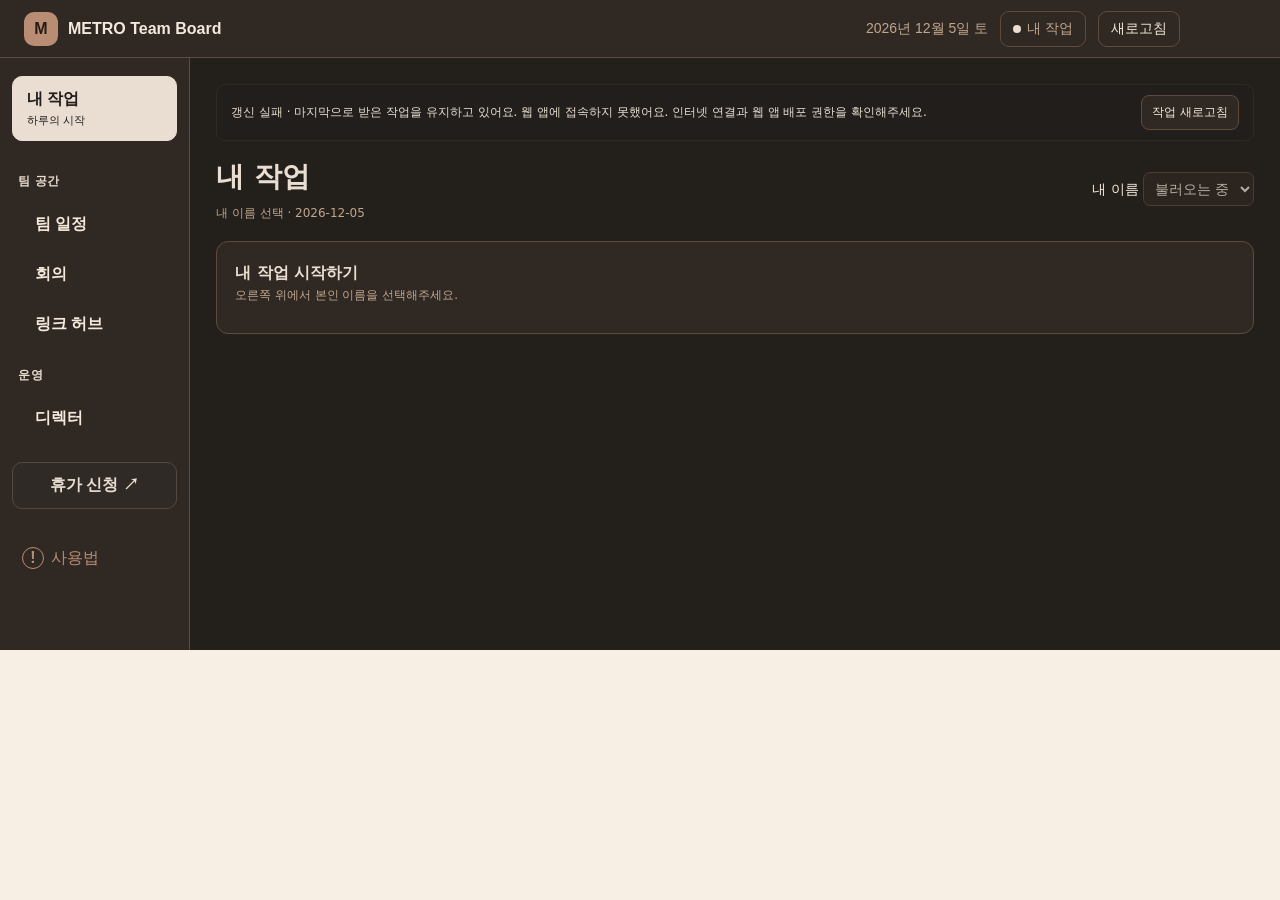
<file: index.html>
<!doctype html>
<!-- METRO Team Board — 이 파일 하나로 홈페이지 전체가 돌아가요. 업데이트할 때는 이 파일만 바꾸면 돼요. -->
<html lang="ko">
<head>
  <meta charset="utf-8">
  <meta name="viewport" content="width=device-width,initial-scale=1,viewport-fit=cover">
  <meta name="theme-color" content="#f7efe4">
  <title>METRO Team Board</title>
  <meta name="description" content="METRO 팀 작업 가능 시간과 회의를 한곳에서 확인합니다.">
  <link rel="icon" type="image/svg+xml" href="data:image/svg+xml,%3Csvg xmlns='http://www.w3.org/2000/svg' viewBox='0 0 32 32'%3E%3Crect width='32' height='32' rx='9' fill='%23755447'/%3E%3Cpath d='M8 23V9l8 8 8-8v14' fill='none' stroke='white' stroke-width='3' stroke-linecap='round' stroke-linejoin='round'/%3E%3C/svg%3E">
  <!-- ▼ 설정: 연결 주소나 폼 주소가 바뀔 때만 여기를 고치세요 ▼ -->
  <script>
  window.METRO_CONFIG = {
    // 기본 연결: 명단·근무시간을 보내주는 기존 Apps Script 웹 앱 주소 (/exec로 끝나요)
    API_URL: "https://script.google.com/macros/s/AKfycbzVRbYcRfdwy6CZEfW3SI5HPyBLwaT8_Xzsiz0Y4PIi2LhzKRXiUDVm60EmUIYZcHPA/exec",
    // 관리용 연결: metro-admin.gs를 새 프로젝트로 배포한 뒤 나오는 웹 앱 주소를 따옴표 안에 붙여 넣으세요.
    // 비어 있으면 휴가 일정은 시트에서 직접 읽고, 회의 수정·취소는 쓸 수 없어요.
    ADMIN_API_URL: "https://script.google.com/macros/s/AKfycbzVRbYcRfdwy6CZEfW3SI5HPyBLwaT8_Xzsiz0Y4PIi2LhzKRXiUDVm60EmUIYZcHPA/exec",
    // 관리자 시트는 링크 허브에서 관리자에게만 보여요.
    SHEET_URL: "https://docs.google.com/spreadsheets/d/1Ga7YPgjz1HQy1-el6oi8QxruGht3VpaEWPY5ig3Ukq4/edit",
    WORK_FORM_URL: "https://docs.google.com/forms/d/e/1FAIpQLScIoOoNupD-pgA72hhXg-Lz4nRpBj6dly33ygFfoBDneQ0v7g/viewform",
    LEAVE_FORM_URL: "https://docs.google.com/forms/d/e/1FAIpQLSe6T11sDoQKH7q5KqlhPFRLSgvoEIrhNppqYDP3GI3XBCIr4g/viewform",
    SLOT_MINUTES: 30
  };
  </script>
  <!-- ▲ 설정 끝 ▲ -->
  <style>
/* ── 기본 디자인 ── */
:root{--bg:#f7efe4;--paper:#fffaf4;--paper2:#f1e5d9;--ink:#443932;--muted:#7f7066;--line:#e3d2c2;--brand:#755447;--brand2:#a46f57;--green:#d7ebce;--green-ink:#436341;--wine:#aa7580;--orange:#f2d9c7;--purple:#ece5f4;--shadow:0 10px 30px rgba(80,56,42,.07)}*{box-sizing:border-box}html{background:var(--bg);color:var(--ink);font-family:Pretendard,"Noto Sans KR",system-ui,sans-serif;font-size:16px}body{margin:0;background:var(--bg)}button,input,select,textarea{font:inherit;color:inherit}.app{min-height:100vh;display:grid;grid-template:64px 1fr/190px 1fr}.topbar{position:sticky;top:0;z-index:30;grid-column:1/-1;display:flex;align-items:center;justify-content:space-between;padding:0 24px;background:rgba(255,250,244,.94);border-bottom:1px solid var(--line);backdrop-filter:blur(12px)}.brand{display:flex;align-items:center;gap:10px;color:var(--ink);font-weight:900;text-decoration:none}.brand-mark{display:grid;place-items:center;width:34px;height:34px;border-radius:10px;background:var(--brand);color:#fff}.sync{display:flex;align-items:center;gap:12px;color:var(--muted);font-size:.875rem}.sync button,.ghost{padding:8px 12px;border:1px solid var(--line);border-radius:9px;background:var(--paper);cursor:pointer}.sidebar{position:sticky;top:64px;height:calc(100vh - 64px);padding:18px 12px;border-right:1px solid var(--line);background:var(--paper)}nav{display:grid;gap:5px}nav a{padding:12px 14px;border-radius:10px;color:var(--muted);font-weight:750;text-decoration:none}nav a:hover,nav a.active{background:var(--paper2);color:var(--brand)}main{min-width:0;padding:26px}.view{max-width:1320px;margin:auto}.page-head{display:flex;align-items:end;justify-content:space-between;gap:16px;margin-bottom:20px}.page-head h1{margin:0;font-size:1.75rem}.page-head p{margin:6px 0 0;color:var(--muted)}.notice{max-width:1320px;margin:0 auto 16px;padding:12px 14px;border:1px solid #d9b8a5;border-radius:10px;background:#fff0e7}.card{border:1px solid var(--line);border-radius:16px;background:var(--paper);box-shadow:var(--shadow)}.section{margin-bottom:20px}.section-title{margin:0 0 11px;font-size:1.05rem}.empty{padding:30px;text-align:center;color:var(--muted)}.stats{display:grid;grid-template-columns:repeat(4,1fr);gap:10px;margin-bottom:18px}.stat{padding:16px}.stat b{display:block;font-size:1.6rem}.stat span{color:var(--muted);font-size:.8rem}.scroll{overflow:auto;border-radius:16px}.timeline{min-width:960px}.tl-head,.tl-row{display:grid;grid-template-columns:150px 1fr}.tl-head{border-bottom:1px solid var(--line)}.tl-name{position:sticky;left:0;z-index:3;padding:12px;background:var(--paper);border-right:1px solid var(--line)}.tl-row{min-height:58px;border-bottom:1px solid var(--line)}.tl-hours,.tl-track{position:relative;background:repeating-linear-gradient(to right,transparent 0,transparent calc(4.1667% - 1px),var(--line) calc(4.1667% - 1px),var(--line) 4.1667%)}.tl-hours{height:52px}.hour{position:absolute;bottom:8px;transform:translateX(-50%);font-size:.7rem;color:var(--muted)}.bar{position:absolute;top:12px;height:32px;left:var(--l);width:var(--w);min-width:30px;padding:7px 9px;border-radius:8px;background:var(--green);color:var(--green-ink);font-size:.75rem;font-weight:800;white-space:nowrap;overflow:hidden}.now-line{position:absolute;z-index:2;top:0;bottom:0;left:var(--now);width:2px;background:var(--wine)}.now-label{position:absolute;z-index:3;top:3px;left:var(--now);transform:translateX(-50%);padding:3px 6px;border-radius:99px;background:#f2e1e4;color:#85505b;font-size:.7rem;font-weight:900}.on{display:inline-flex;margin-left:6px;padding:2px 5px;border-radius:99px;background:#dff3e8;color:#17674d;font-size:.65rem}.week-grid{min-width:1000px;width:100%;border-collapse:separate;border-spacing:0}.week-grid th,.week-grid td{padding:11px;border-right:1px solid var(--line);border-bottom:1px solid var(--line);text-align:center}.week-grid th:first-child,.week-grid td:first-child{position:sticky;left:0;z-index:2;background:var(--paper);text-align:left}.pill{display:block;margin:3px;padding:5px;border-radius:6px;background:var(--green);font-size:.75rem}.pill.leave{background:#f4ddbd}.pill.off{background:#eee8e3;color:var(--muted)}.calendar{display:grid;grid-template-columns:repeat(7,1fr);gap:6px;padding:12px}.dow{text-align:center;color:var(--muted);font-size:.75rem;font-weight:800}.day{min-height:104px;padding:8px;border:1px solid var(--line);border-radius:10px;background:#fffdf9}.day.blank{border-color:transparent;background:transparent}.day.today{border:2px solid var(--wine)}.day-num{font-size:.78rem;font-weight:850}.event{display:block;margin-top:4px;padding:4px 6px;border-radius:5px;background:var(--paper2);font-size:.68rem;font-weight:800;white-space:nowrap;overflow:hidden;text-overflow:ellipsis}.event.meeting{background:#e8dce0;color:#714954}.event.leave{background:#f6dfcb;color:#8c542f}.meet-layout{display:grid;grid-template-columns:minmax(0,1.1fr) minmax(360px,.9fr);gap:18px}.form-card{padding:18px}.form-grid{display:grid;grid-template-columns:1fr 1fr;gap:13px}.field{display:grid;gap:6px}.field.full{grid-column:1/-1}.field label,.label{font-size:.82rem;font-weight:800}.field input,.field select,.field textarea{width:100%;padding:11px;border:1px solid var(--line);border-radius:9px;background:#fff}.member-picker{display:flex;flex-wrap:wrap;gap:7px;padding:10px;border:1px solid var(--line);border-radius:10px;max-height:190px;overflow:auto}.member-check{display:flex;align-items:center;gap:6px;padding:7px 9px;border-radius:8px;background:var(--paper2);font-size:.8rem}.primary{padding:12px 16px;border:0;border-radius:10px;background:var(--brand);color:#fff;font-weight:850;cursor:pointer}.primary:disabled{opacity:.45;cursor:not-allowed}.candidate-list{display:grid;gap:9px;margin-top:14px}.candidate{display:grid;grid-template-columns:1fr auto;gap:10px;padding:13px;border:1px solid var(--line);border-radius:12px;background:#fff}.candidate strong{display:block}.candidate small{display:block;margin-top:4px;color:var(--muted)}.calendar-card{padding:4px}.confirmed{display:grid;gap:9px;margin-top:14px}.confirmed-item{padding:12px;border:1px solid var(--line);border-radius:10px;background:#fff}.notice-copy{margin-top:16px;padding:14px;border:1px solid #d7c2b3;border-radius:12px;background:#fff7f0}.notice-copy textarea{width:100%;min-height:132px;margin:8px 0;padding:10px;border:1px solid var(--line);border-radius:8px;background:#fff;resize:vertical}.team-groups{display:grid;grid-template-columns:repeat(4,1fr);gap:12px}.team-group{padding:14px}.person{display:flex;justify-content:space-between;gap:8px;padding:9px 0;border-bottom:1px solid var(--line)}.person:last-child{border:0}.person small{color:var(--muted)}.links{display:grid;grid-template-columns:repeat(2,1fr);gap:12px}.link-card{padding:18px;color:var(--ink);text-decoration:none}.link-card span{display:block;margin-top:6px;color:var(--muted);font-size:.82rem}@media(max-width:900px){.app{grid-template:58px 1fr 64px/1fr}.topbar{padding:0 14px}.sidebar{position:fixed;z-index:40;left:0;right:0;top:auto;bottom:0;height:64px;padding:5px 7px;border:1px solid var(--line);background:var(--paper)}nav{grid-template-columns:repeat(6,1fr);gap:2px}nav a{padding:9px 2px;text-align:center;font-size:.68rem}main{padding:18px 14px 82px}.meet-layout{grid-template-columns:1fr}.team-groups{grid-template-columns:1fr 1fr}.stats{grid-template-columns:1fr 1fr}.links{grid-template-columns:1fr}.day{min-height:74px;padding:5px}.event{font-size:.58rem}.sync #todayLabel{display:none}}@media(max-width:560px){.brand{font-size:.9rem}.form-grid{grid-template-columns:1fr}.field.full{grid-column:auto}.team-groups{grid-template-columns:1fr}.page-head h1{font-size:1.4rem}}

/* ── 수정 사항 ── */
/* styles.css 위에 덧입히는 수정 사항입니다. */

/* ── 상태 색 (범례·카드·표에서 같은 색을 써요) ── */
.lg { display: inline-block; width: 14px; height: 10px; margin-right: 6px; border-radius: 3px; vertical-align: -1px; }
.lg-work { background: var(--green); }
.lg-on { background: #9fd3b4; }
.lg-part { background: repeating-linear-gradient(135deg, #f1cfae 0 3px, #fbeee2 3px 6px); }
.lg-leave { background: #f0cda8; }
.lg-off { background: #e4ddd7; }
.lg-missing { background: #fff; border: 1.5px dashed #c98d7a; }
.lg-check { background: #d9cdea; }
.lg-long { background: #cdbcaf; }
.legend { display: flex; flex-wrap: wrap; gap: 8px 16px; margin: -6px 0 14px; color: var(--muted); font-size: .8rem; }
.legend span { display: inline-flex; align-items: center; }

/* ── 오늘: 숫자 카드와 이름 태그 ── */
.stats-3 { grid-template-columns: repeat(3, 1fr); }
.stat { min-height: 112px; }
.stat > span { display: inline-flex; align-items: center; }
.status-tags { display: flex; flex-wrap: wrap; gap: 5px; margin-top: 10px; }
.status-tags span { display: inline-flex; align-items: baseline; gap: 4px; padding: 4px 8px; border-radius: 999px; background: var(--paper2); color: var(--ink); font-size: .72rem; font-weight: 800; }
.status-tags span small { max-width: 12em; overflow: hidden; color: inherit; font-weight: 600; opacity: .8; text-overflow: ellipsis; white-space: nowrap; }
.status-tags .k-work { background: var(--green); color: var(--green-ink); }
.status-tags .k-on { background: #dff3e8; color: #17674d; }
.status-tags .k-leave { background: #f6e0c8; color: #7c4a26; }
.status-tags .k-off { background: #eee8e3; color: var(--muted); }
.status-tags .k-missing { background: #fff; color: #8b5845; box-shadow: inset 0 0 0 1.5px #d9a898; }
.status-tags .k-check { background: var(--purple); color: #5d4a78; }
.status-tags .k-long { background: #eadfd6; color: #6b5448; }
.empty-tags { color: var(--muted); font-size: .72rem; }

/* ── 오늘: 타임라인 ── */
.tl-hours, .tl-track { background: none; }
.tl-grid { position: absolute; inset: 0; pointer-events: none; }
.tl-grid i { position: absolute; top: 0; bottom: 0; width: 1px; margin-left: -.5px; background: var(--line); }
.tl-grid i.major { background: #d6c1af; }
.hour.first { transform: none; padding-left: 4px; }
.hour.last { transform: translateX(-100%); padding-right: 4px; }
.now-label { left: clamp(30px, var(--now), calc(100% - 30px)); }
.bar.leave-bar { background: repeating-linear-gradient(135deg, #f1cfae 0 5px, #fbeee2 5px 10px); color: #7c4a26; }
.tl-row.is-leave .tl-name strong { color: var(--muted); }
.tag-leave { display: inline-flex; margin-left: 6px; padding: 2px 6px; border-radius: 99px; background: #f6e0c8; color: #7c4a26; font-size: .65rem; font-weight: 800; }
.band { position: absolute; top: 12px; left: 0; right: 0; height: 32px; padding: 7px 12px; border-radius: 8px; background: repeating-linear-gradient(135deg, #f6e0c8 0 8px, #fbefe3 8px 16px); color: #7c4a26; font-size: .75rem; font-weight: 800; white-space: nowrap; overflow: hidden; text-overflow: ellipsis; }

/* ── 상단: 시트 연결 상태 (누르면 자세히) ── */
.sync-status { display: inline-flex; align-items: center; gap: 6px; white-space: nowrap; color: var(--muted); }
.sync-status::before { content: ""; width: 8px; height: 8px; border-radius: 50%; background: #c9b8aa; }
.sync-status[data-state="ok"]::before { background: #5f9a63; }
.sync-status[data-state="warn"]::before { background: #d4a23c; }
.sync-status[data-state="error"] { color: #9a3f3a; font-weight: 800; }
.sync-status[data-state="error"]::before { background: #c4574f; }

/* ── 알림 줄 ── */
.notice[data-tone="ok"] { border-color: #b9d3b0; background: #eef6ea; }
.notice[data-tone="error"] { border-color: #dcaaa0; background: #fbe9e5; color: #7a3a33; }
.placeholder { display: grid; justify-items: start; gap: 10px; padding: 26px; }
.placeholder p { margin: 0; color: var(--muted); line-height: 1.6; }

/* ── 이번 주 ── */
.week-grid th.today, .week-grid td.today { background: #fbf2e8; }
.pill.leave { background: #f0cda8; color: #6e4120; font-weight: 700; }
.pill.part { background: repeating-linear-gradient(135deg, #f6e0c8 0 5px, #fbefe3 5px 10px); color: #7c4a26; font-size: .7rem; }
.pill.part small { display: block; opacity: .85; }
.pill.off { background: #eee8e3; color: var(--muted); }
.pill.missing { background: #fff; color: #8b5845; box-shadow: inset 0 0 0 1.5px #d9a898; }
.pill.check { background: var(--purple); color: #5d4a78; }
.pill.long { background: #eadfd6; color: #6b5448; font-weight: 700; }
.pill.long.wide { display: inline-block; padding: 6px 14px; }
.long-row td { background: #faf6f2; }
.long-row td:first-child { background: #faf6f2; }

/* ── 달력 ── */
.calendar { grid-template-columns: repeat(7, minmax(0, 1fr)); }
.day { min-width: 0; }
.event small { font-weight: 600; opacity: .8; }
.event.long { background: #eadfd6; color: #6b5448; }
.long-strip { display: flex; flex-wrap: wrap; align-items: center; gap: 6px 14px; margin: 12px 12px 0; padding: 9px 12px; border-radius: 10px; background: #f6efe9; color: #6b5448; font-size: .82rem; }
.long-strip b { font-weight: 850; }
.event.leave.part { background: repeating-linear-gradient(135deg, #f6e0c8 0 5px, #fbefe3 5px 10px); }
button.event { width: 100%; border: 0; font-family: inherit; text-align: left; cursor: pointer; }
button.event.meeting:hover { background: #dccbd1; }
.month-nav { display: flex; gap: 6px; align-items: center; }
.month-nav .ghost { min-width: 40px; font-weight: 800; }
.cal-title { padding: 14px 14px 0; margin: 0; align-items: center; }
.cal-title h2 { margin: 0; font-size: 1.05rem; }

/* ── 회의: 한 줄에 하나씩 ── */
.meet-stack { display: grid; gap: 16px; }
.meet-grid { display: grid; grid-template-columns: repeat(12, minmax(0, 1fr)); gap: 12px 14px; }
.span-2 { grid-column: span 2; }
.span-6 { grid-column: span 6; }
.span-12 { grid-column: 1 / -1; }
.form-actions { display: flex; justify-content: flex-end; gap: 8px; }
.field select { width: 100%; padding: 11px; border: 1px solid var(--line); border-radius: 9px; background: #fff; }

/* 참여 인원 드롭다운 */
.picker { position: relative; }
.picker > summary { display: flex; align-items: center; justify-content: space-between; padding: 11px 12px; border: 1px solid var(--line); border-radius: 9px; background: #fff; font-weight: 700; cursor: pointer; list-style: none; }
.picker > summary::-webkit-details-marker { display: none; }
.picker[open] > summary { border-color: var(--brand2); }
.picker[open] > summary i { transform: rotate(180deg); }
.picker-panel { position: absolute; z-index: 25; top: calc(100% + 6px); left: 0; right: 0; max-height: 380px; overflow: auto; padding: 12px; border: 1px solid var(--line); border-radius: 12px; background: var(--paper); box-shadow: 0 18px 40px rgba(80, 56, 42, .18); }
.picker-actions { display: flex; flex-wrap: wrap; gap: 6px; margin-bottom: 10px; padding-bottom: 10px; border-bottom: 1px solid var(--line); }
.picker-actions .ghost { padding: 6px 10px; font-size: .8rem; font-weight: 800; }
.picker-actions .team-btn { color: var(--muted); font-weight: 700; }
.picker fieldset { display: flex; flex-wrap: wrap; gap: 6px; margin: 0 0 10px; padding: 0; border: 0; }
.picker input[type="checkbox"] { width: auto; margin: 0; padding: 0; accent-color: var(--brand); }
.picker .member-check { white-space: nowrap; cursor: pointer; }
.picker legend { float: left; width: 100%; margin-bottom: 4px; padding: 0; color: var(--muted); font-size: .75rem; font-weight: 800; }
.chips { display: flex; flex-wrap: wrap; gap: 6px; }
.chip { display: inline-flex; align-items: center; gap: 2px; padding: 4px 4px 4px 10px; border-radius: 999px; background: var(--green); color: var(--green-ink); font-size: .8rem; font-weight: 800; }
.chip button { padding: 0 5px; border: 0; background: none; color: inherit; font-size: 1rem; line-height: 1; cursor: pointer; }

/* 후보 시간 */
.candidate-wrap .candidate-list { grid-template-columns: repeat(2, minmax(0, 1fr)); align-items: start; margin-top: 0; }
.candidate .primary:disabled { opacity: .6; }

/* 후보 시간: 되는 사람 / 안 되는 사람 / 확인 필요 */
.cand-top { display: flex; flex-wrap: wrap; align-items: center; justify-content: space-between; gap: 8px 16px; }
.cand-top .section-title { margin: 0; }
.cand-top .section-title small { color: var(--muted); font-weight: 600; }
.cand-hint { margin: 4px 0 12px; color: var(--muted); font-size: .8rem; }
.notify-opt { display: inline-flex; align-items: center; gap: 7px; padding: 7px 12px; border: 1px solid var(--line); border-radius: 999px; background: #fff; font-size: .84rem; font-weight: 700; cursor: pointer; }
.notify-opt input { width: auto; margin: 0; padding: 0; accent-color: var(--brand); }
.candidate.cand-v2 { display: block; padding: 14px 16px; }
.cand-head { display: flex; align-items: center; justify-content: space-between; gap: 12px; margin-bottom: 10px; }
.cand-head strong { display: block; font-size: 1rem; }
.cand-sum { display: block; margin-top: 2px; color: var(--muted); font-size: .8rem; }
.cand-sum b { color: var(--ink); }
.cand-sum b.all-ok { color: #3d6b40; }
.cand-rows { display: grid; gap: 6px; }
.cand-row { display: grid; grid-template-columns: 78px 1fr; align-items: start; gap: 8px; }
.cand-label { padding: 4px 0; font-size: .75rem; font-weight: 850; }
.cand-label.ok { color: #3d6b40; }
.cand-label.no { color: #9a3f3a; }
.cand-label.unknown { color: #8b5845; }
.cand-chips { display: flex; flex-wrap: wrap; gap: 5px; }
.cand-chips span { display: inline-flex; align-items: baseline; gap: 4px; padding: 4px 9px; border-radius: 999px; font-size: .78rem; font-weight: 800; }
.cand-chips span small { font-size: .68rem; font-weight: 600; opacity: .85; }
.cand-chips .ok { background: var(--green); color: var(--green-ink); }
.cand-chips .no { background: #f3e6e3; color: #8a3d36; }
.cand-chips .no.leave { background: #f6e0c8; color: #7c4a26; }
.cand-chips .unknown { background: #fff; color: #8b5845; box-shadow: inset 0 0 0 1.5px #d9a898; }
.more-cand { display: block; width: 100%; margin-top: 10px; padding: 11px; font-weight: 800; }

/* 캘린더 + 이번 달 회의 목록 */
.meet-cal { padding: 4px; }
.meet-cal-body { display: grid; grid-template-columns: minmax(0, 1fr) 320px; }
.month-meetings { display: grid; align-content: start; gap: 8px; padding: 12px; border-left: 1px solid var(--line); }
.month-meetings h3 { margin: 2px 0 4px; font-size: .95rem; }
.month-meetings h3 small { color: var(--muted); font-weight: 600; }
.meeting-item { display: grid; gap: 3px; padding: 11px 12px; border: 1px solid var(--line); border-radius: 10px; background: #fff; color: var(--ink); font: inherit; text-align: left; cursor: pointer; }
.meeting-item:hover { border-color: var(--brand2); }
.meeting-item.past { opacity: .6; }
.meeting-item small { color: var(--muted); }
.mi-date { color: #714954; font-size: .75rem; font-weight: 800; }

/* ── 창(회의 상세·연결 상태·비밀번호) ── */
.sheet-dialog { width: min(600px, calc(100vw - 24px)); max-height: calc(100vh - 32px); padding: 0; border: 1px solid var(--line); border-radius: 18px; background: var(--paper); color: var(--ink); box-shadow: 0 30px 70px rgba(60, 40, 30, .25); }
.sheet-dialog::backdrop { background: rgba(58, 44, 36, .38); }
.pass-dialog { width: min(380px, calc(100vw - 24px)); }
.dlg-head { display: flex; align-items: flex-start; justify-content: space-between; gap: 12px; padding: 18px 20px 10px; }
.dlg-head h2 { margin: 0; font-size: 1.2rem; }
.dlg-head p { margin: 4px 0 0; color: var(--muted); font-size: .85rem; }
.dlg-x { flex: none; width: 32px; height: 32px; border: 0; border-radius: 50%; background: var(--paper2); color: var(--muted); font-size: 1.1rem; cursor: pointer; }
.dlg-body { display: grid; gap: 10px; padding: 6px 20px 14px; }
.dlg-body textarea { width: 100%; min-height: 170px; padding: 12px; border: 1px solid var(--line); border-radius: 10px; background: #fff; line-height: 1.55; resize: vertical; }
.dlg-foot { display: flex; align-items: center; gap: 8px; padding: 12px 20px 18px; border-top: 1px solid var(--line); }
.grow { flex: 1; }
.dlg-ok { margin: 0; padding: 10px 12px; border-radius: 10px; background: #eef6ea; color: #3d5c3a; font-size: .88rem; }
.dlg-error { margin: 0 20px 10px; padding: 10px 12px; border-radius: 10px; background: #fbe9e5; color: #7a3a33; font-size: .88rem; }
.dlg-hint { margin: 0 20px 16px; color: var(--muted); font-size: .8rem; line-height: 1.5; }
.dlg-warn { margin: 0; padding: 10px 12px; border-radius: 10px; background: #fff0e7; color: #7a4a2e; font-size: .85rem; }
.meet-cal button.event.meeting[data-drag] { cursor: grab; touch-action: pan-y; -webkit-user-select: none; user-select: none; -webkit-touch-callout: none; }
.event.meeting.dragging { opacity: .35; }
.drag-ghost { position: fixed; left: 0; top: 0; z-index: 1000; margin: 0; pointer-events: none; box-shadow: 0 8px 20px rgba(60, 40, 30, .25); transform-origin: 0 0; rotate: 2deg; }
body.is-dragging, body.is-dragging * { cursor: grabbing !important; user-select: none; }
.meet-cal .day.drop-target { outline: 2px dashed var(--brand2); outline-offset: -2px; background: #fbeee6; }
.reg-tag { display: inline-block; margin-right: 4px; padding: 0 5px; border-radius: 4px; background: #755447; color: #fff; font-size: .9em; font-weight: 800; line-height: 1.5; vertical-align: 1px; }
.reg-tag.big { font-size: .7rem; padding: 2px 7px; margin-right: 8px; vertical-align: 3px; }
.event.meeting.regular { background: #eadfd6; color: #5b3f33; box-shadow: inset 3px 0 0 #755447; }
.att-tag { color: #3d5c3a; font-weight: 700; }
.regular-opt { display: flex; align-items: center; gap: 6px; flex-wrap: wrap; }
.regular-opt small { color: var(--muted); }
.attend { display: grid; gap: 8px; margin-top: 6px; padding: 12px; border: 1px solid var(--line); border-radius: 12px; background: #fffdf9; }
.att-head { display: flex; align-items: center; justify-content: space-between; gap: 8px; }
.att-head h3 { margin: 0; font-size: .95rem; }
.att-state { padding: 2px 8px; border-radius: 99px; background: var(--paper2); color: var(--muted); font-size: .75rem; font-weight: 700; }
.att-state.done { background: #eef6ea; color: #3d5c3a; }
.att-help { margin: 0; color: var(--muted); font-size: .8rem; }
.att-list { display: flex; flex-wrap: wrap; gap: 6px; }
.att-list .member-check { cursor: pointer; }
.att-list .member-check:has(input:checked) { background: #dcebd6; color: #2f4f2c; }
.att-more summary { cursor: pointer; color: var(--brand2); font-size: .8rem; font-weight: 700; margin-bottom: 6px; }
.att-foot { display: flex; align-items: center; gap: 6px; flex-wrap: wrap; }
.att-count { color: var(--muted); font-size: .8rem; }
.dlg-hint.in { margin: 0; }
.notice-head { display: flex; align-items: center; justify-content: space-between; gap: 8px; }
.notice-sub { color: var(--muted); font-weight: 500; }
.text-btn { padding: 2px 4px; border: 0; background: none; color: var(--brand2); font-size: .8rem; font-weight: 700; text-decoration: underline; cursor: pointer; }
.text-btn[hidden] { display: none; }
#dlgNotice:focus { outline: 2px solid var(--brand2); outline-offset: 1px; }
.dlg-tools { display: flex; flex-wrap: wrap; align-items: center; gap: 8px; }
.tool-btn { display: inline-flex; align-items: center; color: var(--ink); font-size: .85rem; font-weight: 700; text-decoration: none; }
.sheet-dialog .notify-opt { justify-self: start; }
.sheet-dialog .dlg-foot { justify-content: flex-start; }
.dlg-info { display: grid; gap: 6px; margin: 0; }
.dlg-info div { display: grid; grid-template-columns: 72px 1fr; gap: 8px; }
.dlg-info dt { color: var(--muted); font-size: .82rem; }
.dlg-info dd { margin: 0; font-size: .9rem; }
.sheet-dialog .picker-panel { position: static; margin-top: 6px; max-height: 260px; box-shadow: none; }
.ghost.danger { border-color: #e2b9b1; color: #9a3f3a; }
.text-danger { padding: 6px 4px; border: 0; background: none; color: #9a3f3a; font-size: .82rem; font-weight: 700; text-decoration: underline; cursor: pointer; }
.text-danger:disabled { opacity: .4; cursor: not-allowed; }
.ghost:disabled { opacity: .45; cursor: not-allowed; }
#passInput { width: 100%; padding: 12px; border: 1px solid var(--line); border-radius: 10px; background: #fff; font-size: 1rem; }

/* 연결 상태 창 */
.src-list { display: grid; gap: 8px; margin: 0; }
.src-list div { display: grid; grid-template-columns: 170px 1fr; gap: 10px; padding: 10px 12px; border: 1px solid var(--line); border-radius: 10px; background: #fff; }
.src-list dt { font-weight: 800; font-size: .88rem; }
.src-list dt small { display: block; color: var(--muted); font-weight: 600; }
.src-list dd { margin: 0; font-size: .88rem; line-height: 1.5; }
.src-list dd[data-state="ok"] { color: #3d6b40; font-weight: 800; }
.src-list dd[data-state="error"] { color: #9a3f3a; }
.src-list dd[data-state="off"], .src-list dd[data-state="empty"] { color: var(--muted); }
.diag-grid { display: grid; grid-template-columns: repeat(5, minmax(0, 1fr)); gap: 8px; margin: 0; }
.diag-grid div { padding: 10px; border: 1px solid var(--line); border-radius: 10px; background: #fff; }
.diag-grid dt { color: var(--muted); font-size: .7rem; }
.diag-grid dd { margin: 3px 0 0; font-weight: 850; }
.diag-warn { margin: 0; padding: 10px 12px; border-radius: 10px; background: #fff0e7; font-size: .85rem; line-height: 1.55; }
.diag-note { margin: 0; color: var(--muted); font-size: .82rem; line-height: 1.55; }

/* ── 팀 명단 ── */
b.missing, b.until { display: inline-block; margin-right: 3px; padding: 2px 5px; border-radius: 999px; font-size: .65rem; }
b.missing { background: #fff; color: #8b5845; box-shadow: inset 0 0 0 1.2px #d9a898; }
b.until { background: var(--paper2); color: var(--muted); }
.team-group .section-title small { color: var(--muted); font-size: .8rem; font-weight: 600; }
.person .lp-name { display: flex; justify-content: space-between; gap: 8px; }
.person.long-person { display: grid; gap: 5px; }
.long-info { display: flex; flex-wrap: wrap; gap: 3px 8px; padding: 6px 8px; border-radius: 8px; background: #f6efe9; color: #6b5448; font-size: .75rem; }
.long-info b { font-weight: 850; }
.long-info .li-why { font-weight: 800; }
.long-info .li-left { padding: 0 6px; border-radius: 999px; background: #eadfd6; font-weight: 800; }
.long-info.soon { background: #fff; box-shadow: inset 0 0 0 1.5px #e3d6cb; }
.status-tags .k-soon { background: #fff; color: #6b5448; box-shadow: inset 0 0 0 1.5px #d8c8bb; }
.soon-tags { align-items: center; margin-top: 8px; padding-top: 8px; border-top: 1px dashed var(--line); }
.soon-tags em { color: var(--muted); font-size: .7rem; font-style: normal; font-weight: 800; }
.unlock-card { display: grid; gap: 12px; width: min(420px, 100%); margin: 60px auto; padding: 24px; }
.unlock-card p { margin: 0; color: var(--muted); }
.unlock-card input { width: 100%; padding: 11px; border: 1px solid var(--line); border-radius: 9px; background: #fff; }

/* 디스코드 자동 공지 설정 */
.discord-card { display: grid; gap: 10px; margin-top: 16px; padding: 18px; }
.dc-head { display: flex; align-items: center; gap: 10px; }
.dc-head .section-title { margin: 0; }
.dc-state { padding: 3px 10px; border-radius: 999px; background: #eee8e3; color: var(--muted); font-size: .75rem; font-weight: 800; }
.dc-state.on { background: #dff3e8; color: #17674d; }
.discord-card p { margin: 0; color: var(--muted); font-size: .88rem; line-height: 1.6; }
.dc-row { display: flex; flex-wrap: wrap; gap: 8px; }
.dc-row input { flex: 1 1 320px; min-width: 0; padding: 11px; border: 1px solid var(--line); border-radius: 9px; background: #fff; }
.dc-note { color: var(--muted); font-size: .75rem; }

/* ── 링크 허브 ── */
.link-card { position: relative; }
.link-tag { position: absolute; top: 12px; right: 12px; padding: 2px 8px; border-radius: 999px; background: var(--paper2); color: var(--muted); font-size: .7rem; font-style: normal; }
.custom-link { padding: 0; }
.custom-link a { display: block; padding: 18px 118px 18px 18px; color: var(--ink); text-decoration: none; }
.link-tools { position: absolute; top: 12px; right: 12px; display: flex; gap: 6px; }
.link-btn { padding: 4px 10px; border: 1px solid var(--line); border-radius: 999px; background: #fff; color: var(--ink); font-size: .75rem; font-weight: 800; cursor: pointer; }
.link-btn.danger { border-color: #e2b9b1; color: #9a3f3a; }
.link-form { margin-bottom: 14px; padding: 16px; }
.links-empty { margin: 14px 2px; color: var(--muted); font-size: .88rem; }


/* ── 회의: 겹치는 시간 표 ── */
.meet-stack > * { min-width: 0; }
.ov-card { padding: 16px; }
.ov-top { display: flex; flex-wrap: wrap; align-items: center; justify-content: space-between; gap: 8px 16px; }
.ov-top .section-title { margin: 0; }
.ov-top .section-title small { color: var(--muted); font-weight: 600; }
.ov-sum { margin: 10px 0 4px; font-size: .88rem; font-weight: 800; }
.ov-sum.none { color: var(--muted); font-weight: 700; }
.ov-runs { display: flex; flex-wrap: wrap; gap: 6px; margin: 6px 0 12px; }
.ov-run { padding: 6px 11px; border: 1px solid #b9d3b0; border-radius: 999px; background: #eef6ea; color: #3d5c3a; font-size: .8rem; font-weight: 800; cursor: pointer; }
.ov-run.part { border-color: var(--line); background: var(--paper2); color: var(--ink); }
.ov-run.sel { background: #436341; border-color: #436341; color: #fff; }
.ov-more { align-self: center; color: var(--muted); font-size: .78rem; }
.ov-detail { margin-bottom: 12px; padding: 12px 14px; border: 1px solid var(--line); border-radius: 12px; background: #fff; }
.ov-detail.hint { color: var(--muted); font-size: .85rem; }
.ov-detail .cand-head { margin-bottom: 8px; }
.ov-detail .dlg-warn { margin-top: 8px; }
.ov-scroll { overflow: auto; max-height: 640px; border: 1px solid var(--line); border-radius: 12px; background: #fff; }
.ov-grid { display: grid; grid-template-columns: 54px repeat(var(--n), minmax(42px, 1fr)); min-width: calc(54px + var(--n) * 42px); }
.ov-corner, .ov-day { position: sticky; top: 0; z-index: 3; padding: 7px 2px; border-bottom: 1px solid var(--line); background: var(--paper); color: var(--muted); font-size: .72rem; font-weight: 800; line-height: 1.3; text-align: center; }
.ov-corner { left: 0; z-index: 4; }
.ov-day.we { color: #8a5a64; }
.ov-day.today { background: #f7e7e9; color: #85505b; }
.ov-time { position: sticky; left: 0; z-index: 2; height: 20px; padding-right: 7px; border-right: 1px solid var(--line); background: var(--paper); color: var(--muted); font-size: .68rem; line-height: 20px; text-align: right; }
.ov-cell { height: 20px; padding: 0; border: 0; border-right: 1px solid #f1e6db; border-bottom: 1px solid #f1e6db; background: #fff; color: #436341; font: inherit; font-size: .64rem; font-weight: 850; line-height: 20px; cursor: pointer; }
.ov-cell.hr, .ov-time.hr { border-bottom-color: var(--line); }
.ov-cell.l1 { background: #eef6e9; }
.ov-cell.l2 { background: #d7ebce; }
.ov-cell.l3 { background: #a9d19a; color: #2f4a2d; }
.ov-cell.all { background: #436341; color: #fff; }
.ov-cell.meet { box-shadow: inset 4px 0 0 #d48a98; }
.ov-cell:hover { outline: 1.5px solid var(--brand2); outline-offset: -1.5px; }
.ov-cell.sel { outline: 2px solid var(--brand); outline-offset: -2px; }
.lg-ov1 { background: #eef6e9; box-shadow: inset 0 0 0 1px #d7e6cf; }
.lg-ov2 { background: #a9d19a; }
.lg-ovall { background: #436341; }
.lg-ovmeet { background: #fff; box-shadow: inset 4px 0 0 #d48a98, inset 0 0 0 1px var(--line); }
.ov-legend { margin: 4px 0 10px; }

/* 키보드로 이동할 때 위치가 보이게 */
a:focus-visible, button:focus-visible, input:focus-visible, select:focus-visible, summary:focus-visible { outline: 2px solid var(--brand2); outline-offset: 2px; }

@media (max-width: 1100px) {
  .span-2 { grid-column: span 4; }
  .meet-cal-body { grid-template-columns: 1fr; }
  .month-meetings { border-top: 1px solid var(--line); border-left: 0; }
}
@media (max-width: 900px) {
  .stats-3 { grid-template-columns: 1fr 1fr; }
  .candidate-wrap .candidate-list { grid-template-columns: 1fr; }
  .diag-grid { grid-template-columns: repeat(3, minmax(0, 1fr)); }
}
@media (max-width: 700px) {
  .span-6 { grid-column: 1 / -1; }
  .span-2 { grid-column: span 6; }
  .src-list div { grid-template-columns: 1fr; gap: 4px; }
}
@media (max-width: 560px) {
  .cand-row { grid-template-columns: 1fr; gap: 3px; }
  .cand-head { align-items: flex-start; }
  .sync-word { display: none; }
  .brand { font-size: .85rem; white-space: nowrap; }
  .sync { gap: 6px; }
  .sync button { padding: 7px 9px; white-space: nowrap; }
  .month-nav .ghost { min-width: 34px; padding: 7px 9px; }
  .dlg-foot { flex-wrap: wrap; }
}
  </style>
<style>
#metro-daily{--md-bg:#f7efe4;--md-paper:#fffaf4;--md-ink:#443932;--md-muted:#7f7066;--md-line:#e3d2c2;--md-brand:#755447;--md-soft:#f1e5d9;--md-green:#e6efdf;background:var(--md-bg);color:var(--md-ink);font:14px/1.6 system-ui,"Noto Sans KR",sans-serif;border-radius:12px;overflow:hidden}#metro-daily *{box-sizing:border-box}#metro-daily button,#metro-daily input,#metro-daily select,#metro-daily textarea{font:inherit;color:inherit}#metro-daily .md-top{display:flex;justify-content:space-between;align-items:center;flex-wrap:wrap;gap:10px;padding:15px 20px;background:var(--md-paper);border-bottom:1px solid var(--md-line)}#metro-daily .md-brand{font-weight:700;display:flex;align-items:center;gap:10px}#metro-daily .md-mark{background:var(--md-brand);color:#fff;padding:4px 10px;border-radius:8px}#metro-daily .md-small{font-size:12px;color:var(--md-muted)}#metro-daily .md-shell{display:grid;grid-template-columns:140px minmax(0,1fr)}#metro-daily nav{padding:14px 8px;background:var(--md-paper);border-right:1px solid var(--md-line)}#metro-daily nav span{display:block;padding:9px 11px;color:var(--md-muted)}#metro-daily nav button{display:block;width:100%;text-align:left;margin:4px 0;border-color:transparent}#metro-daily nav button[aria-pressed=true]{background:var(--md-soft);color:var(--md-brand);font-weight:700}#metro-daily main{padding:22px;min-width:0}#metro-daily h1{font-size:24px;margin:0 0 4px}#metro-daily h2{font-size:16px;margin:0}#metro-daily h3{font-size:14px;margin:0;overflow-wrap:anywhere}#metro-daily p{margin:0}#metro-daily .md-head{display:flex;justify-content:space-between;align-items:center;flex-wrap:wrap;gap:12px;margin-bottom:16px}#metro-daily button{border:1px solid var(--md-line);border-radius:8px;background:var(--md-paper);padding:7px 10px;cursor:pointer}#metro-daily button.md-primary{background:var(--md-brand);color:#fff;border-color:var(--md-brand)}#metro-daily button:disabled{opacity:.55;cursor:default}#metro-daily select,#metro-daily input:not([type=checkbox]),#metro-daily textarea{border:1px solid var(--md-line);border-radius:7px;background:var(--md-paper);padding:7px;max-width:100%;min-width:0}#metro-daily input[type=checkbox]{width:17px;height:17px;accent-color:var(--md-brand)}#metro-daily .md-tabs{display:flex;gap:7px;flex-wrap:wrap;margin-bottom:17px}#metro-daily .md-tabs button[aria-selected=true]{background:var(--md-brand);color:#fff;border-color:var(--md-brand)}#metro-daily .md-grid{display:grid;grid-template-columns:minmax(0,1.12fr) minmax(0,1fr);gap:15px;align-items:start}#metro-daily .md-panel{background:var(--md-paper);border:1px solid var(--md-line);border-radius:12px;padding:16px;min-width:0}#metro-daily .md-title{display:flex;justify-content:space-between;align-items:center;gap:10px;margin-bottom:13px}#metro-daily .md-item{padding:14px 0;border-top:1px solid var(--md-line)}#metro-daily .md-item:first-child{padding-top:0;border-top:0}#metro-daily .md-row{display:flex;justify-content:space-between;align-items:start;gap:10px}#metro-daily .md-meta{display:flex;flex-wrap:wrap;gap:5px 9px;font-size:12px;color:var(--md-muted);margin:6px 0 9px}#metro-daily .md-tag{background:var(--md-soft);padding:2px 7px;border-radius:5px;font-size:12px;white-space:nowrap}#metro-daily .md-done{background:var(--md-green);color:#47623d}#metro-daily .md-text{white-space:pre-wrap;overflow-wrap:anywhere}#metro-daily details{margin:8px 0}#metro-daily summary{font-size:12px;color:var(--md-muted);cursor:pointer}#metro-daily .md-check{display:flex;align-items:center;gap:7px;margin:6px 0}#metro-daily .md-check:has(input:checked) span{text-decoration:line-through;color:var(--md-muted)}#metro-daily .md-inputrow{display:flex;gap:6px;margin:9px 0;flex-wrap:wrap}#metro-daily .md-inputrow input{flex:1;min-width:110px}#metro-daily .md-note{display:block;width:100%;margin:9px 0;resize:vertical;min-height:64px}#metro-daily .md-actions{display:flex;justify-content:space-between;align-items:center;gap:7px;flex-wrap:wrap;margin-top:11px}#metro-daily .md-empty{padding:23px 0;color:var(--md-muted)}#metro-daily .md-foot{padding:11px 20px;border-top:1px solid var(--md-line);color:var(--md-muted);font-size:12px}#metro-daily .md-filters{display:flex;align-items:center;gap:10px;flex-wrap:wrap;margin-bottom:17px}#metro-daily .md-group{margin-bottom:14px}#metro-daily .md-feedback{color:var(--md-muted);font-size:12px;margin-bottom:12px}
@media(max-width:700px){#metro-daily .md-shell{grid-template-columns:1fr}#metro-daily nav{display:flex;align-items:center;flex-wrap:wrap;border-right:0;border-bottom:1px solid var(--md-line);padding:6px}#metro-daily nav button{width:auto;margin:0}#metro-daily nav span{padding:5px;font-size:12px}#metro-daily .md-grid{grid-template-columns:1fr}#metro-daily main{padding:15px}}@media(pointer:coarse){#metro-daily button,#metro-daily select{min-height:44px}#metro-daily input,#metro-daily textarea{font-size:16px}}
#metro-daily .md-todayitem{background:#eadbca;border:1px solid #d6bfa8;border-radius:11px;padding:15px;margin-bottom:12px}#metro-daily .md-todayitem:first-child{padding-top:15px;border-top:1px solid #d6bfa8}#metro-daily .md-carry{background:#f1dfb9;color:#765425}#metro-daily .md-previewday{display:flex;justify-content:space-between;align-items:center;gap:10px;flex-wrap:wrap;color:var(--md-muted);font-size:12px;margin-bottom:14px}#metro-daily .md-countcheck{margin-bottom:8px;font-size:12px;color:var(--md-muted)}
#metro-daily h1,#metro-daily h2,#metro-daily h3{color:#443932!important}#metro-daily .md-check span,#metro-daily .md-text,#metro-daily label{color:var(--md-ink)}#metro-daily .md-overdue{background:#f1dfd3;color:#814e34}
#metro-daily .md-item h3{font-weight:750!important;border-left:4px solid var(--md-brand);padding:5px 9px;background:#f0e4d6;border-radius:0 5px 5px 0;color:#392b23!important}#metro-daily .md-todayitem h3{background:#dcc4ae}#metro-daily .md-row h3{flex:1}#metro-daily .md-text a{color:#684334!important;font-weight:600;text-decoration:underline;text-underline-offset:3px;overflow-wrap:anywhere}#metro-daily .md-requestbox{padding:12px;background:#f1e7dc;border-radius:8px;margin-top:12px}#metro-daily .md-requestbox label{display:block;margin-top:8px}#metro-daily .md-requestbox select,#metro-daily .md-requestbox input,#metro-daily .md-requestbox textarea{width:100%}#metro-daily .md-error{color:#8b4035;font-size:12px}#metro-daily .md-requestbadge{color:#73503e;font-size:12px;margin-top:7px}
#metro-daily .md-date-today{color:#32613c!important;background:#e0eedf;padding:3px 7px;border-radius:5px;font-weight:650}#metro-daily .md-date-past{color:#963a35!important;background:#f4dddd;padding:3px 7px;border-radius:5px;font-weight:650}#metro-daily .md-directive{color:#963a35!important;background:#f6e3dd;border-left:3px solid #b66355;padding:10px;margin:10px 0;border-radius:0 7px 7px 0}#metro-daily .md-directive p,#metro-daily .md-directive strong,#metro-daily .md-directive a{color:#963a35!important}#metro-daily .md-returnform{margin-top:12px}#metro-daily .md-returnform textarea{width:100%;min-height:65px}
#metro-daily .md-leave{display:block;margin:18px 3px 6px;background:#e6d0b8;color:#49352a!important;border:1px solid #c4a080;border-radius:9px;padding:10px;text-align:center;text-decoration:none;font-weight:700}#metro-daily .md-report{width:100%;min-height:130px;resize:vertical;margin:10px 0;white-space:pre-wrap}#metro-daily .md-reportpanel{margin-bottom:16px}#metro-daily .md-viewlinks{display:flex;gap:8px;flex-wrap:wrap;margin-top:15px}#metro-daily .md-viewlinks a{color:var(--md-brand);border:1px solid var(--md-line);border-radius:8px;padding:8px 12px;text-decoration:none}#metro-daily .md-history{margin-top:15px}
#metro-daily .md-reporttask{background:#e5d1b9;border:2px solid #b58a61;border-radius:12px;padding:15px 17px;margin-bottom:18px}#metro-daily .md-reporttask h2{color:#4c3424!important;font-weight:750!important}#metro-daily .md-reporttask .md-title{margin-bottom:7px}#metro-daily .md-reporttask button{font-weight:650}#metro-daily .md-reportmissing{background:#f4dddd;color:#923b35}#metro-daily .md-reportoptional{background:#ede7df;color:#75695f}#metro-daily .md-reportrow{display:flex;align-items:center;justify-content:space-between;gap:10px;padding:13px 0;border-top:1px solid var(--md-line);flex-wrap:wrap}#metro-daily .md-reportrow:first-child{border-top:0}
#metro-daily nav button.md-home{padding:14px 12px;margin-bottom:18px;border:1px solid #a67d62;border-radius:11px;background:#eadac8;color:#49352b!important}#metro-daily nav button.md-home[aria-pressed=true]{background:#755447;color:#fffaf4!important;border-color:#755447;box-shadow:0 4px 10px #75544722}#metro-daily .md-home strong{display:block;font-weight:750;color:inherit!important}#metro-daily .md-home small{display:block;margin-top:3px;font-size:11px;color:inherit!important;opacity:.9}#metro-daily nav .md-navlabel{padding:7px 11px 3px;font-size:11px;color:#7f7066;font-weight:650;margin-top:8px}@media(max-width:700px){#metro-daily nav button.md-home{margin:3px 8px 3px 0;padding:9px 14px}#metro-daily nav .md-navlabel{display:none}#metro-daily nav .md-leave{margin:3px 0 3px 8px}}

#metro-daily{border-radius:0;background:transparent;max-width:1320px;margin:auto}
#metro-daily [hidden]{display:none!important}#metro-daily .md-head{margin-bottom:18px}
#metro-daily .md-head h1{font-size:28px}#metro-daily .work-login{margin:14px 0 22px;padding:18px}
#metro-daily .work-login form{display:flex;gap:10px;align-items:end;flex-wrap:wrap}#metro-daily .work-login label{display:grid;gap:5px}
#metro-daily .work-login input{width:230px}#metro-daily .work-login p{margin-bottom:10px}
#metro-daily .work-status{margin-bottom:14px;padding:10px 14px;border:1px solid var(--md-line);background:var(--md-paper);border-radius:9px;font-size:12px;display:flex;justify-content:space-between;gap:9px;align-items:center;flex-wrap:wrap}
#metro-daily .work-status[data-error=true]{background:#fbe9e5;color:#7a3a33;border-color:#dcaaa0}
#metro-daily .md-grid>.md-panel:first-child{background:#f1e1cf;border-color:#cdb295}
#metro-daily .work-load{padding:25px;color:var(--md-muted)}
nav .nav-label{padding:14px 14px 3px;font-size:11px;color:var(--muted);font-weight:700}
#nav .work-home{background:#eadac8;color:#49352b;border:1px solid #a67d62;margin-bottom:12px}
#nav .work-home.active{background:#755447;color:#fffaf4}#nav .work-home strong{display:block}#nav .work-home small{display:block;margin-top:3px;font-size:11px;font-weight:500}
#nav .leave-nav{background:#e6d0b8;color:#49352a;border:1px solid #c4a080;margin-top:16px;text-align:center}
#scheduleTabs{max-width:1320px;margin:0 auto 18px;display:flex;gap:8px}#scheduleTabs[hidden]{display:none}#scheduleTabs a{background:var(--paper);color:var(--ink);padding:8px 14px;border:1px solid var(--line);border-radius:9px;text-decoration:none;font-size:14px;font-weight:700}#scheduleTabs a.active{background:var(--brand);color:white}
@media(max-width:900px){#nav{grid-template-columns:repeat(6,1fr)}#nav .nav-label{display:none}#nav .work-home,#nav .leave-nav{margin:0;padding:7px 3px}#nav .work-home small{display:none}#nav a{font-size:11px;display:flex;align-items:center;justify-content:center}#metro-daily .md-head h1{font-size:24px}.sidebar{height:68px}main{padding-bottom:88px}}
</style>
<style>
#nav .nav-label{display:flex;align-items:center;gap:8px;margin-top:15px;margin-bottom:7px;padding:0 6px;color:#685044;font-size:12px;letter-spacing:.06em}
#nav .nav-label b{font-weight:850;white-space:nowrap}#nav .nav-label>span{height:1px;flex:1;background:#cdb8a7}
#nav>a:not(.work-home):not(.leave-nav){margin-left:8px;padding-left:13px;border-left:2px solid #e4d5c8;border-radius:0 9px 9px 0}
#nav>a.active:not(.work-home):not(.leave-nav){border-left-color:#755447}
@media(max-width:900px){#nav .nav-label{display:none}#nav>a:not(.work-home):not(.leave-nav){margin:0;padding:7px 3px;border-left:0;border-radius:9px}}
</style><style>#metro-restore-preview{--bg:light-dark(#f7efe4,#211e1c);--paper:light-dark(#fffaf4,#211e1c);--paper2:light-dark(#f1e5d9,#211e1c);--ink:light-dark(#443932,#eaded2);--muted:light-dark(#7f7066,#eaded2);--line:light-dark(#e3d2c2,#302a26);--brand:light-dark(#755447,#eaded2);--brand2:light-dark(#a46f57,#eaded2);--green:light-dark(#d7ebce,#302a26);--green-ink:light-dark(#436341,#eaded2);--wine:light-dark(#aa7580,#54483f);--orange:light-dark(#f2d9c7,#302a26);--purple:light-dark(#ece5f4,#211e1c);--shadow:0 10px 30px rgba(80,56,42,.07)}#metro-restore-preview *{box-sizing:border-box}#metro-restore-preview html{background:var(--bg);color:var(--ink);font-family:Pretendard,"Noto Sans KR",system-ui,sans-serif;font-size:16px}#metro-restore-preview{margin:0;background:var(--bg)}#metro-restore-preview button,#metro-restore-preview input,#metro-restore-preview select,#metro-restore-preview textarea{font:inherit;color:inherit}#metro-restore-preview .app{min-height:100vh;display:grid;grid-template:64px 1fr/190px 1fr}#metro-restore-preview .topbar{position:sticky;top:0;z-index:30;grid-column:1/-1;display:flex;align-items:center;justify-content:space-between;padding:0 24px;background:rgba(255,250,244,.94);border-bottom:1px solid var(--line);backdrop-filter:blur(12px)}#metro-restore-preview .brand{display:flex;align-items:center;gap:10px;color:var(--ink);font-weight:900;text-decoration:none}#metro-restore-preview .brand-mark{display:grid;place-items:center;width:34px;height:34px;border-radius:10px;background:var(--brand);color:light-dark(#fff,#211e1c)}#metro-restore-preview .sync{display:flex;align-items:center;gap:12px;color:var(--muted);font-size:.875rem}#metro-restore-preview .sync button,#metro-restore-preview .ghost{padding:8px 12px;border:1px solid var(--line);border-radius:9px;background:var(--paper);cursor:pointer}#metro-restore-preview .sidebar{position:sticky;top:64px;height:calc(100vh - 64px);padding:18px 12px;border-right:1px solid var(--line);background:var(--paper)}#metro-restore-preview nav{display:grid;gap:5px}#metro-restore-preview nav a{padding:12px 14px;border-radius:10px;color:var(--muted);font-weight:750;text-decoration:none}#metro-restore-preview nav a:hover,#metro-restore-preview nav a.active{background:var(--paper2);color:var(--brand)}#metro-restore-preview main{min-width:0;padding:26px}#metro-restore-preview .view{max-width:1320px;margin:auto}#metro-restore-preview .page-head{display:flex;align-items:end;justify-content:space-between;gap:16px;margin-bottom:20px}#metro-restore-preview .page-head h1{margin:0;font-size:1.75rem}#metro-restore-preview .page-head p{margin:6px 0 0;color:var(--muted)}#metro-restore-preview .notice{max-width:1320px;margin:0 auto 16px;padding:12px 14px;border:1px solid light-dark(#d9b8a5,#302a26);border-radius:10px;background:light-dark(#fff0e7,#211e1c)}#metro-restore-preview .card{border:1px solid var(--line);border-radius:16px;background:var(--paper);box-shadow:var(--shadow)}#metro-restore-preview .section{margin-bottom:20px}#metro-restore-preview .section-title{margin:0 0 11px;font-size:1.05rem}#metro-restore-preview .empty{padding:30px;text-align:center;color:var(--muted)}#metro-restore-preview .stats{display:grid;grid-template-columns:repeat(4,1fr);gap:10px;margin-bottom:18px}#metro-restore-preview .stat{padding:16px}#metro-restore-preview .stat b{display:block;font-size:1.6rem}#metro-restore-preview .stat span{color:var(--muted);font-size:.8rem}#metro-restore-preview .scroll{overflow:auto;border-radius:16px}#metro-restore-preview .timeline{min-width:960px}#metro-restore-preview .tl-head,#metro-restore-preview .tl-row{display:grid;grid-template-columns:150px 1fr}#metro-restore-preview .tl-head{border-bottom:1px solid var(--line)}#metro-restore-preview .tl-name{position:sticky;left:0;z-index:3;padding:12px;background:var(--paper);border-right:1px solid var(--line)}#metro-restore-preview .tl-row{min-height:58px;border-bottom:1px solid var(--line)}#metro-restore-preview .tl-hours,#metro-restore-preview .tl-track{position:relative;background:repeating-linear-gradient(to right,transparent 0,transparent calc(4.1667% - 1px),var(--line) calc(4.1667% - 1px),var(--line) 4.1667%)}#metro-restore-preview .tl-hours{height:52px}#metro-restore-preview .hour{position:absolute;bottom:8px;transform:translateX(-50%);font-size:.7rem;color:var(--muted)}#metro-restore-preview .bar{position:absolute;top:12px;height:32px;left:var(--l);width:var(--w);min-width:30px;padding:7px 9px;border-radius:8px;background:var(--green);color:var(--green-ink);font-size:.75rem;font-weight:800;white-space:nowrap;overflow:hidden}#metro-restore-preview .now-line{position:absolute;z-index:2;top:0;bottom:0;left:var(--now);width:2px;background:var(--wine)}#metro-restore-preview .now-label{position:absolute;z-index:3;top:3px;left:var(--now);transform:translateX(-50%);padding:3px 6px;border-radius:99px;background:light-dark(#f2e1e4,#211e1c);color:light-dark(#85505b,#eaded2);font-size:.7rem;font-weight:900}#metro-restore-preview .on{display:inline-flex;margin-left:6px;padding:2px 5px;border-radius:99px;background:light-dark(#dff3e8,#211e1c);color:light-dark(#17674d,#eaded2);font-size:.65rem}#metro-restore-preview .week-grid{min-width:1000px;width:100%;border-collapse:separate;border-spacing:0}#metro-restore-preview .week-grid th,#metro-restore-preview .week-grid td{padding:11px;border-right:1px solid var(--line);border-bottom:1px solid var(--line);text-align:center}#metro-restore-preview .week-grid th:first-child,#metro-restore-preview .week-grid td:first-child{position:sticky;left:0;z-index:2;background:var(--paper);text-align:left}#metro-restore-preview .pill{display:block;margin:3px;padding:5px;border-radius:6px;background:var(--green);font-size:.75rem}#metro-restore-preview .pill.leave{background:light-dark(#f4ddbd,#302a26)}#metro-restore-preview .pill.off{background:light-dark(#eee8e3,#211e1c);color:var(--muted)}#metro-restore-preview .calendar{display:grid;grid-template-columns:repeat(7,1fr);gap:6px;padding:12px}#metro-restore-preview .dow{text-align:center;color:var(--muted);font-size:.75rem;font-weight:800}#metro-restore-preview .day{min-height:104px;padding:8px;border:1px solid var(--line);border-radius:10px;background:light-dark(#fffdf9,#211e1c)}#metro-restore-preview .day.blank{border-color:transparent;background:transparent}#metro-restore-preview .day.today{border:2px solid var(--wine)}#metro-restore-preview .day-num{font-size:.78rem;font-weight:850}#metro-restore-preview .event{display:block;margin-top:4px;padding:4px 6px;border-radius:5px;background:var(--paper2);font-size:.68rem;font-weight:800;white-space:nowrap;overflow:hidden;text-overflow:ellipsis}#metro-restore-preview .event.meeting{background:light-dark(#e8dce0,#211e1c);color:light-dark(#714954,#eaded2)}#metro-restore-preview .event.leave{background:light-dark(#f6dfcb,#302a26);color:light-dark(#8c542f,#eaded2)}#metro-restore-preview .meet-layout{display:grid;grid-template-columns:minmax(0,1.1fr) minmax(360px,.9fr);gap:18px}#metro-restore-preview .form-card{padding:18px}#metro-restore-preview .form-grid{display:grid;grid-template-columns:1fr 1fr;gap:13px}#metro-restore-preview .field{display:grid;gap:6px}#metro-restore-preview .field.full{grid-column:1/-1}#metro-restore-preview .field label,#metro-restore-preview .label{font-size:.82rem;font-weight:800}#metro-restore-preview .field input,#metro-restore-preview .field select,#metro-restore-preview .field textarea{width:100%;padding:11px;border:1px solid var(--line);border-radius:9px;background:light-dark(#fff,#211e1c)}#metro-restore-preview .member-picker{display:flex;flex-wrap:wrap;gap:7px;padding:10px;border:1px solid var(--line);border-radius:10px;max-height:190px;overflow:auto}#metro-restore-preview .member-check{display:flex;align-items:center;gap:6px;padding:7px 9px;border-radius:8px;background:var(--paper2);font-size:.8rem}#metro-restore-preview .primary{padding:12px 16px;border:0;border-radius:10px;background:var(--brand);color:light-dark(#fff,#211e1c);font-weight:850;cursor:pointer}#metro-restore-preview .primary:disabled{opacity:.45;cursor:not-allowed}#metro-restore-preview .candidate-list{display:grid;gap:9px;margin-top:14px}#metro-restore-preview .candidate{display:grid;grid-template-columns:1fr auto;gap:10px;padding:13px;border:1px solid var(--line);border-radius:12px;background:light-dark(#fff,#211e1c)}#metro-restore-preview .candidate strong{display:block}#metro-restore-preview .candidate small{display:block;margin-top:4px;color:var(--muted)}#metro-restore-preview .calendar-card{padding:4px}#metro-restore-preview .confirmed{display:grid;gap:9px;margin-top:14px}#metro-restore-preview .confirmed-item{padding:12px;border:1px solid var(--line);border-radius:10px;background:light-dark(#fff,#211e1c)}#metro-restore-preview .notice-copy{margin-top:16px;padding:14px;border:1px solid light-dark(#d7c2b3,#302a26);border-radius:12px;background:light-dark(#fff7f0,#211e1c)}#metro-restore-preview .notice-copy textarea{width:100%;min-height:132px;margin:8px 0;padding:10px;border:1px solid var(--line);border-radius:8px;background:light-dark(#fff,#211e1c);resize:vertical}#metro-restore-preview .team-groups{display:grid;grid-template-columns:repeat(4,1fr);gap:12px}#metro-restore-preview .team-group{padding:14px}#metro-restore-preview .person{display:flex;justify-content:space-between;gap:8px;padding:9px 0;border-bottom:1px solid var(--line)}#metro-restore-preview .person:last-child{border:0}#metro-restore-preview .person small{color:var(--muted)}#metro-restore-preview .links{display:grid;grid-template-columns:repeat(2,1fr);gap:12px}#metro-restore-preview .link-card{padding:18px;color:var(--ink);text-decoration:none}#metro-restore-preview .link-card span{display:block;margin-top:6px;color:var(--muted);font-size:.82rem}@media(max-width:900px){#metro-restore-preview .app{grid-template:58px 1fr 64px/1fr}#metro-restore-preview .topbar{padding:0 14px}#metro-restore-preview .sidebar{position:fixed;z-index:40;left:0;right:0;top:auto;bottom:0;height:64px;padding:5px 7px;border:1px solid var(--line);background:var(--paper)}#metro-restore-preview nav{grid-template-columns:repeat(6,1fr);gap:2px}#metro-restore-preview nav a{padding:9px 2px;text-align:center;font-size:.68rem}#metro-restore-preview main{padding:18px 14px 82px}#metro-restore-preview .meet-layout{grid-template-columns:1fr}#metro-restore-preview .team-groups{grid-template-columns:1fr 1fr}#metro-restore-preview .stats{grid-template-columns:1fr 1fr}#metro-restore-preview .links{grid-template-columns:1fr}#metro-restore-preview .day{min-height:74px;padding:5px}#metro-restore-preview .event{font-size:.58rem}#metro-restore-preview .sync #todayLabel{display:none}}@media(max-width:560px){#metro-restore-preview .brand{font-size:.9rem}#metro-restore-preview .form-grid{grid-template-columns:1fr}#metro-restore-preview .field.full{grid-column:auto}#metro-restore-preview .team-groups{grid-template-columns:1fr}#metro-restore-preview .page-head h1{font-size:1.4rem}}#metro-restore-preview .lg{ display: inline-block; width: 14px; height: 10px; margin-right: 6px; border-radius: 3px; vertical-align: -1px; }#metro-restore-preview .lg-work{ background: var(--green); }#metro-restore-preview .lg-on{ background: light-dark(#9fd3b4,#302a26); }#metro-restore-preview .lg-part{ background: repeating-linear-gradient(135deg, light-dark(#f1cfae,#302a26) 0 3px, light-dark(#fbeee2,#211e1c) 3px 6px); }#metro-restore-preview .lg-leave{ background: light-dark(#f0cda8,#302a26); }#metro-restore-preview .lg-off{ background: light-dark(#e4ddd7,#302a26); }#metro-restore-preview .lg-missing{ background: light-dark(#fff,#211e1c); border: 1.5px dashed light-dark(#c98d7a,#54483f); }#metro-restore-preview .lg-check{ background: light-dark(#d9cdea,#302a26); }#metro-restore-preview .lg-long{ background: light-dark(#cdbcaf,#302a26); }#metro-restore-preview .legend{ display: flex; flex-wrap: wrap; gap: 8px 16px; margin: -6px 0 14px; color: var(--muted); font-size: .8rem; }#metro-restore-preview .legend span{ display: inline-flex; align-items: center; }#metro-restore-preview .stats-3{ grid-template-columns: repeat(3, 1fr); }#metro-restore-preview .stat{ min-height: 112px; }#metro-restore-preview .stat > span{ display: inline-flex; align-items: center; }#metro-restore-preview .status-tags{ display: flex; flex-wrap: wrap; gap: 5px; margin-top: 10px; }#metro-restore-preview .status-tags span{ display: inline-flex; align-items: baseline; gap: 4px; padding: 4px 8px; border-radius: 999px; background: var(--paper2); color: var(--ink); font-size: .72rem; font-weight: 800; }#metro-restore-preview .status-tags span small{ max-width: 12em; overflow: hidden; color: inherit; font-weight: 600; opacity: .8; text-overflow: ellipsis; white-space: nowrap; }#metro-restore-preview .status-tags .k-work{ background: var(--green); color: var(--green-ink); }#metro-restore-preview .status-tags .k-on{ background: light-dark(#dff3e8,#211e1c); color: light-dark(#17674d,#eaded2); }#metro-restore-preview .status-tags .k-leave{ background: light-dark(#f6e0c8,#302a26); color: light-dark(#7c4a26,#eaded2); }#metro-restore-preview .status-tags .k-off{ background: light-dark(#eee8e3,#211e1c); color: var(--muted); }#metro-restore-preview .status-tags .k-missing{ background: light-dark(#fff,#211e1c); color: light-dark(#8b5845,#eaded2); box-shadow: inset 0 0 0 1.5px light-dark(#d9a898,#54483f); }#metro-restore-preview .status-tags .k-check{ background: var(--purple); color: light-dark(#5d4a78,#eaded2); }#metro-restore-preview .status-tags .k-long{ background: light-dark(#eadfd6,#302a26); color: light-dark(#6b5448,#eaded2); }#metro-restore-preview .empty-tags{ color: var(--muted); font-size: .72rem; }#metro-restore-preview .tl-hours,#metro-restore-preview .tl-track{ background: none; }#metro-restore-preview .tl-grid{ position: absolute; inset: 0; pointer-events: none; }#metro-restore-preview .tl-grid i{ position: absolute; top: 0; bottom: 0; width: 1px; margin-left: -.5px; background: var(--line); }#metro-restore-preview .tl-grid i.major{ background: light-dark(#d6c1af,#302a26); }#metro-restore-preview .hour.first{ transform: none; padding-left: 4px; }#metro-restore-preview .hour.last{ transform: translateX(-100%); padding-right: 4px; }#metro-restore-preview .now-label{ left: clamp(30px, var(--now), calc(100% - 30px)); }#metro-restore-preview .bar.leave-bar{ background: repeating-linear-gradient(135deg, light-dark(#f1cfae,#302a26) 0 5px, light-dark(#fbeee2,#211e1c) 5px 10px); color: light-dark(#7c4a26,#eaded2); }#metro-restore-preview .tl-row.is-leave .tl-name strong{ color: var(--muted); }#metro-restore-preview .tag-leave{ display: inline-flex; margin-left: 6px; padding: 2px 6px; border-radius: 99px; background: light-dark(#f6e0c8,#302a26); color: light-dark(#7c4a26,#eaded2); font-size: .65rem; font-weight: 800; }#metro-restore-preview .band{ position: absolute; top: 12px; left: 0; right: 0; height: 32px; padding: 7px 12px; border-radius: 8px; background: repeating-linear-gradient(135deg, light-dark(#f6e0c8,#302a26) 0 8px, light-dark(#fbefe3,#211e1c) 8px 16px); color: light-dark(#7c4a26,#eaded2); font-size: .75rem; font-weight: 800; white-space: nowrap; overflow: hidden; text-overflow: ellipsis; }#metro-restore-preview .sync-status{ display: inline-flex; align-items: center; gap: 6px; white-space: nowrap; color: var(--muted); }#metro-restore-preview .sync-status::before{ content: ""; width: 8px; height: 8px; border-radius: 50%; background: light-dark(#c9b8aa,#302a26); }#metro-restore-preview .sync-status[data-state="ok"]::before{ background: light-dark(#5f9a63,#eaded2); }#metro-restore-preview .sync-status[data-state="warn"]::before{ background: light-dark(#d4a23c,#54483f); }#metro-restore-preview .sync-status[data-state="error"]{ color: light-dark(#9a3f3a,#eaded2); font-weight: 800; }#metro-restore-preview .sync-status[data-state="error"]::before{ background: light-dark(#c4574f,#eaded2); }#metro-restore-preview .notice[data-tone="ok"]{ border-color: light-dark(#b9d3b0,#302a26); background: light-dark(#eef6ea,#211e1c); }#metro-restore-preview .notice[data-tone="error"]{ border-color: light-dark(#dcaaa0,#302a26); background: light-dark(#fbe9e5,#211e1c); color: light-dark(#7a3a33,#eaded2); }#metro-restore-preview .placeholder{ display: grid; justify-items: start; gap: 10px; padding: 26px; }#metro-restore-preview .placeholder p{ margin: 0; color: var(--muted); line-height: 1.6; }#metro-restore-preview .week-grid th.today,#metro-restore-preview .week-grid td.today{ background: light-dark(#fbf2e8,#211e1c); }#metro-restore-preview .pill.leave{ background: light-dark(#f0cda8,#302a26); color: light-dark(#6e4120,#eaded2); font-weight: 700; }#metro-restore-preview .pill.part{ background: repeating-linear-gradient(135deg, light-dark(#f6e0c8,#302a26) 0 5px, light-dark(#fbefe3,#211e1c) 5px 10px); color: light-dark(#7c4a26,#eaded2); font-size: .7rem; }#metro-restore-preview .pill.part small{ display: block; opacity: .85; }#metro-restore-preview .pill.off{ background: light-dark(#eee8e3,#211e1c); color: var(--muted); }#metro-restore-preview .pill.missing{ background: light-dark(#fff,#211e1c); color: light-dark(#8b5845,#eaded2); box-shadow: inset 0 0 0 1.5px light-dark(#d9a898,#54483f); }#metro-restore-preview .pill.check{ background: var(--purple); color: light-dark(#5d4a78,#eaded2); }#metro-restore-preview .pill.long{ background: light-dark(#eadfd6,#302a26); color: light-dark(#6b5448,#eaded2); font-weight: 700; }#metro-restore-preview .pill.long.wide{ display: inline-block; padding: 6px 14px; }#metro-restore-preview .long-row td{ background: light-dark(#faf6f2,#211e1c); }#metro-restore-preview .long-row td:first-child{ background: light-dark(#faf6f2,#211e1c); }#metro-restore-preview .calendar{ grid-template-columns: repeat(7, minmax(0, 1fr)); }#metro-restore-preview .day{ min-width: 0; }#metro-restore-preview .event small{ font-weight: 600; opacity: .8; }#metro-restore-preview .event.long{ background: light-dark(#eadfd6,#302a26); color: light-dark(#6b5448,#eaded2); }#metro-restore-preview .long-strip{ display: flex; flex-wrap: wrap; align-items: center; gap: 6px 14px; margin: 12px 12px 0; padding: 9px 12px; border-radius: 10px; background: light-dark(#f6efe9,#211e1c); color: light-dark(#6b5448,#eaded2); font-size: .82rem; }#metro-restore-preview .long-strip b{ font-weight: 850; }#metro-restore-preview .event.leave.part{ background: repeating-linear-gradient(135deg, light-dark(#f6e0c8,#302a26) 0 5px, light-dark(#fbefe3,#211e1c) 5px 10px); }#metro-restore-preview button.event{ width: 100%; border: 0; font-family: inherit; text-align: left; cursor: pointer; }#metro-restore-preview button.event.meeting:hover{ background: light-dark(#dccbd1,#302a26); }#metro-restore-preview .month-nav{ display: flex; gap: 6px; align-items: center; }#metro-restore-preview .month-nav .ghost{ min-width: 40px; font-weight: 800; }#metro-restore-preview .cal-title{ padding: 14px 14px 0; margin: 0; align-items: center; }#metro-restore-preview .cal-title h2{ margin: 0; font-size: 1.05rem; }#metro-restore-preview .meet-stack{ display: grid; gap: 16px; }#metro-restore-preview .meet-grid{ display: grid; grid-template-columns: repeat(12, minmax(0, 1fr)); gap: 12px 14px; }#metro-restore-preview .span-2{ grid-column: span 2; }#metro-restore-preview .span-6{ grid-column: span 6; }#metro-restore-preview .span-12{ grid-column: 1 / -1; }#metro-restore-preview .form-actions{ display: flex; justify-content: flex-end; gap: 8px; }#metro-restore-preview .field select{ width: 100%; padding: 11px; border: 1px solid var(--line); border-radius: 9px; background: light-dark(#fff,#211e1c); }#metro-restore-preview .picker{ position: relative; }#metro-restore-preview .picker > summary{ display: flex; align-items: center; justify-content: space-between; padding: 11px 12px; border: 1px solid var(--line); border-radius: 9px; background: light-dark(#fff,#211e1c); font-weight: 700; cursor: pointer; list-style: none; }#metro-restore-preview .picker > summary::-webkit-details-marker{ display: none; }#metro-restore-preview .picker[open] > summary{ border-color: var(--brand2); }#metro-restore-preview .picker[open] > summary i{ transform: rotate(180deg); }#metro-restore-preview .picker-panel{ position: absolute; z-index: 25; top: calc(100% + 6px); left: 0; right: 0; max-height: 380px; overflow: auto; padding: 12px; border: 1px solid var(--line); border-radius: 12px; background: var(--paper); box-shadow: 0 18px 40px rgba(80, 56, 42, .18); }#metro-restore-preview .picker-actions{ display: flex; flex-wrap: wrap; gap: 6px; margin-bottom: 10px; padding-bottom: 10px; border-bottom: 1px solid var(--line); }#metro-restore-preview .picker-actions .ghost{ padding: 6px 10px; font-size: .8rem; font-weight: 800; }#metro-restore-preview .picker-actions .team-btn{ color: var(--muted); font-weight: 700; }#metro-restore-preview .picker fieldset{ display: flex; flex-wrap: wrap; gap: 6px; margin: 0 0 10px; padding: 0; border: 0; }#metro-restore-preview .picker input[type="checkbox"]{ width: auto; margin: 0; padding: 0; accent-color: var(--brand); }#metro-restore-preview .picker .member-check{ white-space: nowrap; cursor: pointer; }#metro-restore-preview .picker legend{ float: left; width: 100%; margin-bottom: 4px; padding: 0; color: var(--muted); font-size: .75rem; font-weight: 800; }#metro-restore-preview .chips{ display: flex; flex-wrap: wrap; gap: 6px; }#metro-restore-preview .chip{ display: inline-flex; align-items: center; gap: 2px; padding: 4px 4px 4px 10px; border-radius: 999px; background: var(--green); color: var(--green-ink); font-size: .8rem; font-weight: 800; }#metro-restore-preview .chip button{ padding: 0 5px; border: 0; background: none; color: inherit; font-size: 1rem; line-height: 1; cursor: pointer; }#metro-restore-preview .candidate-wrap .candidate-list{ grid-template-columns: repeat(2, minmax(0, 1fr)); align-items: start; margin-top: 0; }#metro-restore-preview .candidate .primary:disabled{ opacity: .6; }#metro-restore-preview .cand-top{ display: flex; flex-wrap: wrap; align-items: center; justify-content: space-between; gap: 8px 16px; }#metro-restore-preview .cand-top .section-title{ margin: 0; }#metro-restore-preview .cand-top .section-title small{ color: var(--muted); font-weight: 600; }#metro-restore-preview .cand-hint{ margin: 4px 0 12px; color: var(--muted); font-size: .8rem; }#metro-restore-preview .notify-opt{ display: inline-flex; align-items: center; gap: 7px; padding: 7px 12px; border: 1px solid var(--line); border-radius: 999px; background: light-dark(#fff,#211e1c); font-size: .84rem; font-weight: 700; cursor: pointer; }#metro-restore-preview .notify-opt input{ width: auto; margin: 0; padding: 0; accent-color: var(--brand); }#metro-restore-preview .candidate.cand-v2{ display: block; padding: 14px 16px; }#metro-restore-preview .cand-head{ display: flex; align-items: center; justify-content: space-between; gap: 12px; margin-bottom: 10px; }#metro-restore-preview .cand-head strong{ display: block; font-size: 1rem; }#metro-restore-preview .cand-sum{ display: block; margin-top: 2px; color: var(--muted); font-size: .8rem; }#metro-restore-preview .cand-sum b{ color: var(--ink); }#metro-restore-preview .cand-sum b.all-ok{ color: light-dark(#3d6b40,#eaded2); }#metro-restore-preview .cand-rows{ display: grid; gap: 6px; }#metro-restore-preview .cand-row{ display: grid; grid-template-columns: 78px 1fr; align-items: start; gap: 8px; }#metro-restore-preview .cand-label{ padding: 4px 0; font-size: .75rem; font-weight: 850; }#metro-restore-preview .cand-label.ok{ color: light-dark(#3d6b40,#eaded2); }#metro-restore-preview .cand-label.no{ color: light-dark(#9a3f3a,#eaded2); }#metro-restore-preview .cand-label.unknown{ color: light-dark(#8b5845,#eaded2); }#metro-restore-preview .cand-chips{ display: flex; flex-wrap: wrap; gap: 5px; }#metro-restore-preview .cand-chips span{ display: inline-flex; align-items: baseline; gap: 4px; padding: 4px 9px; border-radius: 999px; font-size: .78rem; font-weight: 800; }#metro-restore-preview .cand-chips span small{ font-size: .68rem; font-weight: 600; opacity: .85; }#metro-restore-preview .cand-chips .ok{ background: var(--green); color: var(--green-ink); }#metro-restore-preview .cand-chips .no{ background: light-dark(#f3e6e3,#211e1c); color: light-dark(#8a3d36,#eaded2); }#metro-restore-preview .cand-chips .no.leave{ background: light-dark(#f6e0c8,#302a26); color: light-dark(#7c4a26,#eaded2); }#metro-restore-preview .cand-chips .unknown{ background: light-dark(#fff,#211e1c); color: light-dark(#8b5845,#eaded2); box-shadow: inset 0 0 0 1.5px light-dark(#d9a898,#54483f); }#metro-restore-preview .more-cand{ display: block; width: 100%; margin-top: 10px; padding: 11px; font-weight: 800; }#metro-restore-preview .meet-cal{ padding: 4px; }#metro-restore-preview .meet-cal-body{ display: grid; grid-template-columns: minmax(0, 1fr) 320px; }#metro-restore-preview .month-meetings{ display: grid; align-content: start; gap: 8px; padding: 12px; border-left: 1px solid var(--line); }#metro-restore-preview .month-meetings h3{ margin: 2px 0 4px; font-size: .95rem; }#metro-restore-preview .month-meetings h3 small{ color: var(--muted); font-weight: 600; }#metro-restore-preview .meeting-item{ display: grid; gap: 3px; padding: 11px 12px; border: 1px solid var(--line); border-radius: 10px; background: light-dark(#fff,#211e1c); color: var(--ink); font: inherit; text-align: left; cursor: pointer; }#metro-restore-preview .meeting-item:hover{ border-color: var(--brand2); }#metro-restore-preview .meeting-item.past{ opacity: .6; }#metro-restore-preview .meeting-item small{ color: var(--muted); }#metro-restore-preview .mi-date{ color: light-dark(#714954,#eaded2); font-size: .75rem; font-weight: 800; }#metro-restore-preview .sheet-dialog{ width: min(600px, calc(100vw - 24px)); max-height: calc(100vh - 32px); padding: 0; border: 1px solid var(--line); border-radius: 18px; background: var(--paper); color: var(--ink); box-shadow: 0 30px 70px rgba(60, 40, 30, .25); }#metro-restore-preview .sheet-dialog::backdrop{ background: rgba(58, 44, 36, .38); }#metro-restore-preview .pass-dialog{ width: min(380px, calc(100vw - 24px)); }#metro-restore-preview .dlg-head{ display: flex; align-items: flex-start; justify-content: space-between; gap: 12px; padding: 18px 20px 10px; }#metro-restore-preview .dlg-head h2{ margin: 0; font-size: 1.2rem; }#metro-restore-preview .dlg-head p{ margin: 4px 0 0; color: var(--muted); font-size: .85rem; }#metro-restore-preview .dlg-x{ flex: none; width: 32px; height: 32px; border: 0; border-radius: 50%; background: var(--paper2); color: var(--muted); font-size: 1.1rem; cursor: pointer; }#metro-restore-preview .dlg-body{ display: grid; gap: 10px; padding: 6px 20px 14px; }#metro-restore-preview .dlg-body textarea{ width: 100%; min-height: 170px; padding: 12px; border: 1px solid var(--line); border-radius: 10px; background: light-dark(#fff,#211e1c); line-height: 1.55; resize: vertical; }#metro-restore-preview .dlg-foot{ display: flex; align-items: center; gap: 8px; padding: 12px 20px 18px; border-top: 1px solid var(--line); }#metro-restore-preview .grow{ flex: 1; }#metro-restore-preview .dlg-ok{ margin: 0; padding: 10px 12px; border-radius: 10px; background: light-dark(#eef6ea,#211e1c); color: light-dark(#3d5c3a,#eaded2); font-size: .88rem; }#metro-restore-preview .dlg-error{ margin: 0 20px 10px; padding: 10px 12px; border-radius: 10px; background: light-dark(#fbe9e5,#211e1c); color: light-dark(#7a3a33,#eaded2); font-size: .88rem; }#metro-restore-preview .dlg-hint{ margin: 0 20px 16px; color: var(--muted); font-size: .8rem; line-height: 1.5; }#metro-restore-preview .dlg-warn{ margin: 0; padding: 10px 12px; border-radius: 10px; background: light-dark(#fff0e7,#211e1c); color: light-dark(#7a4a2e,#eaded2); font-size: .85rem; }#metro-restore-preview .meet-cal button.event.meeting[data-drag]{ cursor: grab; touch-action: pan-y; -webkit-user-select: none; user-select: none; -webkit-touch-callout: none; }#metro-restore-preview .event.meeting.dragging{ opacity: .35; }#metro-restore-preview .drag-ghost{ position: fixed; left: 0; top: 0; z-index: 1000; margin: 0; pointer-events: none; box-shadow: 0 8px 20px rgba(60, 40, 30, .25); transform-origin: 0 0; rotate: 2deg; }#metro-restore-preview.is-dragging,#metro-restore-preview.is-dragging *{ cursor: grabbing !important; user-select: none; }#metro-restore-preview .meet-cal .day.drop-target{ outline: 2px dashed var(--brand2); outline-offset: -2px; background: light-dark(#fbeee6,#211e1c); }#metro-restore-preview .reg-tag{ display: inline-block; margin-right: 4px; padding: 0 5px; border-radius: 4px; background: light-dark(#755447,#eaded2); color: light-dark(#fff,#211e1c); font-size: .9em; font-weight: 800; line-height: 1.5; vertical-align: 1px; }#metro-restore-preview .reg-tag.big{ font-size: .7rem; padding: 2px 7px; margin-right: 8px; vertical-align: 3px; }#metro-restore-preview .event.meeting.regular{ background: light-dark(#eadfd6,#302a26); color: light-dark(#5b3f33,#eaded2); box-shadow: inset 3px 0 0 light-dark(#755447,#eaded2); }#metro-restore-preview .att-tag{ color: light-dark(#3d5c3a,#eaded2); font-weight: 700; }#metro-restore-preview .regular-opt{ display: flex; align-items: center; gap: 6px; flex-wrap: wrap; }#metro-restore-preview .regular-opt small{ color: var(--muted); }#metro-restore-preview .attend{ display: grid; gap: 8px; margin-top: 6px; padding: 12px; border: 1px solid var(--line); border-radius: 12px; background: light-dark(#fffdf9,#211e1c); }#metro-restore-preview .att-head{ display: flex; align-items: center; justify-content: space-between; gap: 8px; }#metro-restore-preview .att-head h3{ margin: 0; font-size: .95rem; }#metro-restore-preview .att-state{ padding: 2px 8px; border-radius: 99px; background: var(--paper2); color: var(--muted); font-size: .75rem; font-weight: 700; }#metro-restore-preview .att-state.done{ background: light-dark(#eef6ea,#211e1c); color: light-dark(#3d5c3a,#eaded2); }#metro-restore-preview .att-help{ margin: 0; color: var(--muted); font-size: .8rem; }#metro-restore-preview .att-list{ display: flex; flex-wrap: wrap; gap: 6px; }#metro-restore-preview .att-list .member-check{ cursor: pointer; }#metro-restore-preview .att-list .member-check:has(input:checked){ background: light-dark(#dcebd6,#302a26); color: light-dark(#2f4f2c,#eaded2); }#metro-restore-preview .att-more summary{ cursor: pointer; color: var(--brand2); font-size: .8rem; font-weight: 700; margin-bottom: 6px; }#metro-restore-preview .att-foot{ display: flex; align-items: center; gap: 6px; flex-wrap: wrap; }#metro-restore-preview .att-count{ color: var(--muted); font-size: .8rem; }#metro-restore-preview .dlg-hint.in{ margin: 0; }#metro-restore-preview .notice-head{ display: flex; align-items: center; justify-content: space-between; gap: 8px; }#metro-restore-preview .notice-sub{ color: var(--muted); font-weight: 500; }#metro-restore-preview .text-btn{ padding: 2px 4px; border: 0; background: none; color: var(--brand2); font-size: .8rem; font-weight: 700; text-decoration: underline; cursor: pointer; }#metro-restore-preview .text-btn[hidden]{ display: none; }#metro-restore-preview #dlgNotice:focus{ outline: 2px solid var(--brand2); outline-offset: 1px; }#metro-restore-preview .dlg-tools{ display: flex; flex-wrap: wrap; align-items: center; gap: 8px; }#metro-restore-preview .tool-btn{ display: inline-flex; align-items: center; color: var(--ink); font-size: .85rem; font-weight: 700; text-decoration: none; }#metro-restore-preview .sheet-dialog .notify-opt{ justify-self: start; }#metro-restore-preview .sheet-dialog .dlg-foot{ justify-content: flex-start; }#metro-restore-preview .dlg-info{ display: grid; gap: 6px; margin: 0; }#metro-restore-preview .dlg-info div{ display: grid; grid-template-columns: 72px 1fr; gap: 8px; }#metro-restore-preview .dlg-info dt{ color: var(--muted); font-size: .82rem; }#metro-restore-preview .dlg-info dd{ margin: 0; font-size: .9rem; }#metro-restore-preview .sheet-dialog .picker-panel{ position: static; margin-top: 6px; max-height: 260px; box-shadow: none; }#metro-restore-preview .ghost.danger{ border-color: light-dark(#e2b9b1,#302a26); color: light-dark(#9a3f3a,#eaded2); }#metro-restore-preview .text-danger{ padding: 6px 4px; border: 0; background: none; color: light-dark(#9a3f3a,#eaded2); font-size: .82rem; font-weight: 700; text-decoration: underline; cursor: pointer; }#metro-restore-preview .text-danger:disabled{ opacity: .4; cursor: not-allowed; }#metro-restore-preview .ghost:disabled{ opacity: .45; cursor: not-allowed; }#metro-restore-preview #passInput{ width: 100%; padding: 12px; border: 1px solid var(--line); border-radius: 10px; background: light-dark(#fff,#211e1c); font-size: 1rem; }#metro-restore-preview .src-list{ display: grid; gap: 8px; margin: 0; }#metro-restore-preview .src-list div{ display: grid; grid-template-columns: 170px 1fr; gap: 10px; padding: 10px 12px; border: 1px solid var(--line); border-radius: 10px; background: light-dark(#fff,#211e1c); }#metro-restore-preview .src-list dt{ font-weight: 800; font-size: .88rem; }#metro-restore-preview .src-list dt small{ display: block; color: var(--muted); font-weight: 600; }#metro-restore-preview .src-list dd{ margin: 0; font-size: .88rem; line-height: 1.5; }#metro-restore-preview .src-list dd[data-state="ok"]{ color: light-dark(#3d6b40,#eaded2); font-weight: 800; }#metro-restore-preview .src-list dd[data-state="error"]{ color: light-dark(#9a3f3a,#eaded2); }#metro-restore-preview .src-list dd[data-state="off"],#metro-restore-preview .src-list dd[data-state="empty"]{ color: var(--muted); }#metro-restore-preview .diag-grid{ display: grid; grid-template-columns: repeat(5, minmax(0, 1fr)); gap: 8px; margin: 0; }#metro-restore-preview .diag-grid div{ padding: 10px; border: 1px solid var(--line); border-radius: 10px; background: light-dark(#fff,#211e1c); }#metro-restore-preview .diag-grid dt{ color: var(--muted); font-size: .7rem; }#metro-restore-preview .diag-grid dd{ margin: 3px 0 0; font-weight: 850; }#metro-restore-preview .diag-warn{ margin: 0; padding: 10px 12px; border-radius: 10px; background: light-dark(#fff0e7,#211e1c); font-size: .85rem; line-height: 1.55; }#metro-restore-preview .diag-note{ margin: 0; color: var(--muted); font-size: .82rem; line-height: 1.55; }#metro-restore-preview b.missing,#metro-restore-preview b.until{ display: inline-block; margin-right: 3px; padding: 2px 5px; border-radius: 999px; font-size: .65rem; }#metro-restore-preview b.missing{ background: light-dark(#fff,#211e1c); color: light-dark(#8b5845,#eaded2); box-shadow: inset 0 0 0 1.2px light-dark(#d9a898,#54483f); }#metro-restore-preview b.until{ background: var(--paper2); color: var(--muted); }#metro-restore-preview .team-group .section-title small{ color: var(--muted); font-size: .8rem; font-weight: 600; }#metro-restore-preview .person .lp-name{ display: flex; justify-content: space-between; gap: 8px; }#metro-restore-preview .person.long-person{ display: grid; gap: 5px; }#metro-restore-preview .long-info{ display: flex; flex-wrap: wrap; gap: 3px 8px; padding: 6px 8px; border-radius: 8px; background: light-dark(#f6efe9,#211e1c); color: light-dark(#6b5448,#eaded2); font-size: .75rem; }#metro-restore-preview .long-info b{ font-weight: 850; }#metro-restore-preview .long-info .li-why{ font-weight: 800; }#metro-restore-preview .long-info .li-left{ padding: 0 6px; border-radius: 999px; background: light-dark(#eadfd6,#302a26); font-weight: 800; }#metro-restore-preview .long-info.soon{ background: light-dark(#fff,#211e1c); box-shadow: inset 0 0 0 1.5px light-dark(#e3d6cb,#302a26); }#metro-restore-preview .status-tags .k-soon{ background: light-dark(#fff,#211e1c); color: light-dark(#6b5448,#eaded2); box-shadow: inset 0 0 0 1.5px light-dark(#d8c8bb,#302a26); }#metro-restore-preview .soon-tags{ align-items: center; margin-top: 8px; padding-top: 8px; border-top: 1px dashed var(--line); }#metro-restore-preview .soon-tags em{ color: var(--muted); font-size: .7rem; font-style: normal; font-weight: 800; }#metro-restore-preview .unlock-card{ display: grid; gap: 12px; width: min(420px, 100%); margin: 60px auto; padding: 24px; }#metro-restore-preview .unlock-card p{ margin: 0; color: var(--muted); }#metro-restore-preview .unlock-card input{ width: 100%; padding: 11px; border: 1px solid var(--line); border-radius: 9px; background: light-dark(#fff,#211e1c); }#metro-restore-preview .discord-card{ display: grid; gap: 10px; margin-top: 16px; padding: 18px; }#metro-restore-preview .dc-head{ display: flex; align-items: center; gap: 10px; }#metro-restore-preview .dc-head .section-title{ margin: 0; }#metro-restore-preview .dc-state{ padding: 3px 10px; border-radius: 999px; background: light-dark(#eee8e3,#211e1c); color: var(--muted); font-size: .75rem; font-weight: 800; }#metro-restore-preview .dc-state.on{ background: light-dark(#dff3e8,#211e1c); color: light-dark(#17674d,#eaded2); }#metro-restore-preview .discord-card p{ margin: 0; color: var(--muted); font-size: .88rem; line-height: 1.6; }#metro-restore-preview .dc-row{ display: flex; flex-wrap: wrap; gap: 8px; }#metro-restore-preview .dc-row input{ flex: 1 1 320px; min-width: 0; padding: 11px; border: 1px solid var(--line); border-radius: 9px; background: light-dark(#fff,#211e1c); }#metro-restore-preview .dc-note{ color: var(--muted); font-size: .75rem; }#metro-restore-preview .link-card{ position: relative; }#metro-restore-preview .link-tag{ position: absolute; top: 12px; right: 12px; padding: 2px 8px; border-radius: 999px; background: var(--paper2); color: var(--muted); font-size: .7rem; font-style: normal; }#metro-restore-preview .custom-link{ padding: 0; }#metro-restore-preview .custom-link a{ display: block; padding: 18px 118px 18px 18px; color: var(--ink); text-decoration: none; }#metro-restore-preview .link-tools{ position: absolute; top: 12px; right: 12px; display: flex; gap: 6px; }#metro-restore-preview .link-btn{ padding: 4px 10px; border: 1px solid var(--line); border-radius: 999px; background: light-dark(#fff,#211e1c); color: var(--ink); font-size: .75rem; font-weight: 800; cursor: pointer; }#metro-restore-preview .link-btn.danger{ border-color: light-dark(#e2b9b1,#302a26); color: light-dark(#9a3f3a,#eaded2); }#metro-restore-preview .link-form{ margin-bottom: 14px; padding: 16px; }#metro-restore-preview .links-empty{ margin: 14px 2px; color: var(--muted); font-size: .88rem; }#metro-restore-preview .meet-stack > *{ min-width: 0; }#metro-restore-preview .ov-card{ padding: 16px; }#metro-restore-preview .ov-top{ display: flex; flex-wrap: wrap; align-items: center; justify-content: space-between; gap: 8px 16px; }#metro-restore-preview .ov-top .section-title{ margin: 0; }#metro-restore-preview .ov-top .section-title small{ color: var(--muted); font-weight: 600; }#metro-restore-preview .ov-sum{ margin: 10px 0 4px; font-size: .88rem; font-weight: 800; }#metro-restore-preview .ov-sum.none{ color: var(--muted); font-weight: 700; }#metro-restore-preview .ov-runs{ display: flex; flex-wrap: wrap; gap: 6px; margin: 6px 0 12px; }#metro-restore-preview .ov-run{ padding: 6px 11px; border: 1px solid light-dark(#b9d3b0,#302a26); border-radius: 999px; background: light-dark(#eef6ea,#211e1c); color: light-dark(#3d5c3a,#eaded2); font-size: .8rem; font-weight: 800; cursor: pointer; }#metro-restore-preview .ov-run.part{ border-color: var(--line); background: var(--paper2); color: var(--ink); }#metro-restore-preview .ov-run.sel{ background: light-dark(#436341,#eaded2); border-color: light-dark(#436341,#eaded2); color: light-dark(#fff,#211e1c); }#metro-restore-preview .ov-more{ align-self: center; color: var(--muted); font-size: .78rem; }#metro-restore-preview .ov-detail{ margin-bottom: 12px; padding: 12px 14px; border: 1px solid var(--line); border-radius: 12px; background: light-dark(#fff,#211e1c); }#metro-restore-preview .ov-detail.hint{ color: var(--muted); font-size: .85rem; }#metro-restore-preview .ov-detail .cand-head{ margin-bottom: 8px; }#metro-restore-preview .ov-detail .dlg-warn{ margin-top: 8px; }#metro-restore-preview .ov-scroll{ overflow: auto; max-height: 640px; border: 1px solid var(--line); border-radius: 12px; background: light-dark(#fff,#211e1c); }#metro-restore-preview .ov-grid{ display: grid; grid-template-columns: 54px repeat(var(--n), minmax(42px, 1fr)); min-width: calc(54px + var(--n) * 42px); }#metro-restore-preview .ov-corner,#metro-restore-preview .ov-day{ position: sticky; top: 0; z-index: 3; padding: 7px 2px; border-bottom: 1px solid var(--line); background: var(--paper); color: var(--muted); font-size: .72rem; font-weight: 800; line-height: 1.3; text-align: center; }#metro-restore-preview .ov-corner{ left: 0; z-index: 4; }#metro-restore-preview .ov-day.we{ color: light-dark(#8a5a64,#eaded2); }#metro-restore-preview .ov-day.today{ background: light-dark(#f7e7e9,#211e1c); color: light-dark(#85505b,#eaded2); }#metro-restore-preview .ov-time{ position: sticky; left: 0; z-index: 2; height: 20px; padding-right: 7px; border-right: 1px solid var(--line); background: var(--paper); color: var(--muted); font-size: .68rem; line-height: 20px; text-align: right; }#metro-restore-preview .ov-cell{ height: 20px; padding: 0; border: 0; border-right: 1px solid light-dark(#f1e6db,#211e1c); border-bottom: 1px solid light-dark(#f1e6db,#211e1c); background: light-dark(#fff,#211e1c); color: light-dark(#436341,#eaded2); font: inherit; font-size: .64rem; font-weight: 850; line-height: 20px; cursor: pointer; }#metro-restore-preview .ov-cell.hr,#metro-restore-preview .ov-time.hr{ border-bottom-color: var(--line); }#metro-restore-preview .ov-cell.l1{ background: light-dark(#eef6e9,#211e1c); }#metro-restore-preview .ov-cell.l2{ background: light-dark(#d7ebce,#302a26); }#metro-restore-preview .ov-cell.l3{ background: light-dark(#a9d19a,#54483f); color: light-dark(#2f4a2d,#eaded2); }#metro-restore-preview .ov-cell.all{ background: light-dark(#436341,#eaded2); color: light-dark(#fff,#211e1c); }#metro-restore-preview .ov-cell.meet{ box-shadow: inset 4px 0 0 light-dark(#d48a98,#54483f); }#metro-restore-preview .ov-cell:hover{ outline: 1.5px solid var(--brand2); outline-offset: -1.5px; }#metro-restore-preview .ov-cell.sel{ outline: 2px solid var(--brand); outline-offset: -2px; }#metro-restore-preview .lg-ov1{ background: light-dark(#eef6e9,#211e1c); box-shadow: inset 0 0 0 1px light-dark(#d7e6cf,#302a26); }#metro-restore-preview .lg-ov2{ background: light-dark(#a9d19a,#54483f); }#metro-restore-preview .lg-ovall{ background: light-dark(#436341,#eaded2); }#metro-restore-preview .lg-ovmeet{ background: light-dark(#fff,#211e1c); box-shadow: inset 4px 0 0 light-dark(#d48a98,#54483f), inset 0 0 0 1px var(--line); }#metro-restore-preview .ov-legend{ margin: 4px 0 10px; }#metro-restore-preview a:focus-visible,#metro-restore-preview button:focus-visible,#metro-restore-preview input:focus-visible,#metro-restore-preview select:focus-visible,#metro-restore-preview summary:focus-visible{ outline: 2px solid var(--brand2); outline-offset: 2px; }@media (max-width: 1100px){#metro-restore-preview .span-2{ grid-column: span 4; }#metro-restore-preview .meet-cal-body{ grid-template-columns: 1fr; }#metro-restore-preview .month-meetings{ border-top: 1px solid var(--line); border-left: 0; }}@media (max-width: 900px){#metro-restore-preview .stats-3{ grid-template-columns: 1fr 1fr; }#metro-restore-preview .candidate-wrap .candidate-list{ grid-template-columns: 1fr; }#metro-restore-preview .diag-grid{ grid-template-columns: repeat(3, minmax(0, 1fr)); }}@media (max-width: 700px){#metro-restore-preview .span-6{ grid-column: 1 / -1; }#metro-restore-preview .span-2{ grid-column: span 6; }#metro-restore-preview .src-list div{ grid-template-columns: 1fr; gap: 4px; }}@media (max-width: 560px){#metro-restore-preview .cand-row{ grid-template-columns: 1fr; gap: 3px; }#metro-restore-preview .cand-head{ align-items: flex-start; }#metro-restore-preview .sync-word{ display: none; }#metro-restore-preview .brand{ font-size: .85rem; white-space: nowrap; }#metro-restore-preview .sync{ gap: 6px; }#metro-restore-preview .sync button{ padding: 7px 9px; white-space: nowrap; }#metro-restore-preview .month-nav .ghost{ min-width: 34px; padding: 7px 9px; }#metro-restore-preview .dlg-foot{ flex-wrap: wrap; }}#metro-restore-preview #metro-daily{--md-bg:light-dark(#f7efe4,#211e1c);--md-paper:light-dark(#fffaf4,#211e1c);--md-ink:light-dark(#443932,#eaded2);--md-muted:light-dark(#7f7066,#eaded2);--md-line:light-dark(#e3d2c2,#302a26);--md-brand:light-dark(#755447,#eaded2);--md-soft:light-dark(#f1e5d9,#211e1c);--md-green:light-dark(#e6efdf,#211e1c);background:var(--md-bg);color:var(--md-ink);font:14px/1.6 system-ui,"Noto Sans KR",sans-serif;border-radius:12px;overflow:hidden}#metro-restore-preview #metro-daily *{box-sizing:border-box}#metro-restore-preview #metro-daily button,#metro-restore-preview #metro-daily input,#metro-restore-preview #metro-daily select,#metro-restore-preview #metro-daily textarea{font:inherit;color:inherit}#metro-restore-preview #metro-daily .md-top{display:flex;justify-content:space-between;align-items:center;flex-wrap:wrap;gap:10px;padding:15px 20px;background:var(--md-paper);border-bottom:1px solid var(--md-line)}#metro-restore-preview #metro-daily .md-brand{font-weight:700;display:flex;align-items:center;gap:10px}#metro-restore-preview #metro-daily .md-mark{background:var(--md-brand);color:light-dark(#fff,#211e1c);padding:4px 10px;border-radius:8px}#metro-restore-preview #metro-daily .md-small{font-size:12px;color:var(--md-muted)}#metro-restore-preview #metro-daily .md-shell{display:grid;grid-template-columns:140px minmax(0,1fr)}#metro-restore-preview #metro-daily nav{padding:14px 8px;background:var(--md-paper);border-right:1px solid var(--md-line)}#metro-restore-preview #metro-daily nav span{display:block;padding:9px 11px;color:var(--md-muted)}#metro-restore-preview #metro-daily nav button{display:block;width:100%;text-align:left;margin:4px 0;border-color:transparent}#metro-restore-preview #metro-daily nav button[aria-pressed=true]{background:var(--md-soft);color:var(--md-brand);font-weight:700}#metro-restore-preview #metro-daily main{padding:22px;min-width:0}#metro-restore-preview #metro-daily h1{font-size:24px;margin:0 0 4px}#metro-restore-preview #metro-daily h2{font-size:16px;margin:0}#metro-restore-preview #metro-daily h3{font-size:14px;margin:0;overflow-wrap:anywhere}#metro-restore-preview #metro-daily p{margin:0}#metro-restore-preview #metro-daily .md-head{display:flex;justify-content:space-between;align-items:center;flex-wrap:wrap;gap:12px;margin-bottom:16px}#metro-restore-preview #metro-daily button{border:1px solid var(--md-line);border-radius:8px;background:var(--md-paper);padding:7px 10px;cursor:pointer}#metro-restore-preview #metro-daily button.md-primary{background:var(--md-brand);color:light-dark(#fff,#211e1c);border-color:var(--md-brand)}#metro-restore-preview #metro-daily button:disabled{opacity:.55;cursor:default}#metro-restore-preview #metro-daily select,#metro-restore-preview #metro-daily input:not([type=checkbox]),#metro-restore-preview #metro-daily textarea{border:1px solid var(--md-line);border-radius:7px;background:var(--md-paper);padding:7px;max-width:100%;min-width:0}#metro-restore-preview #metro-daily input[type=checkbox]{width:17px;height:17px;accent-color:var(--md-brand)}#metro-restore-preview #metro-daily .md-tabs{display:flex;gap:7px;flex-wrap:wrap;margin-bottom:17px}#metro-restore-preview #metro-daily .md-tabs button[aria-selected=true]{background:var(--md-brand);color:light-dark(#fff,#211e1c);border-color:var(--md-brand)}#metro-restore-preview #metro-daily .md-grid{display:grid;grid-template-columns:minmax(0,1.12fr) minmax(0,1fr);gap:15px;align-items:start}#metro-restore-preview #metro-daily .md-panel{background:var(--md-paper);border:1px solid var(--md-line);border-radius:12px;padding:16px;min-width:0}#metro-restore-preview #metro-daily .md-title{display:flex;justify-content:space-between;align-items:center;gap:10px;margin-bottom:13px}#metro-restore-preview #metro-daily .md-item{padding:14px 0;border-top:1px solid var(--md-line)}#metro-restore-preview #metro-daily .md-item:first-child{padding-top:0;border-top:0}#metro-restore-preview #metro-daily .md-row{display:flex;justify-content:space-between;align-items:start;gap:10px}#metro-restore-preview #metro-daily .md-meta{display:flex;flex-wrap:wrap;gap:5px 9px;font-size:12px;color:var(--md-muted);margin:6px 0 9px}#metro-restore-preview #metro-daily .md-tag{background:var(--md-soft);padding:2px 7px;border-radius:5px;font-size:12px;white-space:nowrap}#metro-restore-preview #metro-daily .md-done{background:var(--md-green);color:light-dark(#47623d,#eaded2)}#metro-restore-preview #metro-daily .md-text{white-space:pre-wrap;overflow-wrap:anywhere}#metro-restore-preview #metro-daily details{margin:8px 0}#metro-restore-preview #metro-daily summary{font-size:12px;color:var(--md-muted);cursor:pointer}#metro-restore-preview #metro-daily .md-check{display:flex;align-items:center;gap:7px;margin:6px 0}#metro-restore-preview #metro-daily .md-check:has(input:checked) span{text-decoration:line-through;color:var(--md-muted)}#metro-restore-preview #metro-daily .md-inputrow{display:flex;gap:6px;margin:9px 0;flex-wrap:wrap}#metro-restore-preview #metro-daily .md-inputrow input{flex:1;min-width:110px}#metro-restore-preview #metro-daily .md-note{display:block;width:100%;margin:9px 0;resize:vertical;min-height:64px}#metro-restore-preview #metro-daily .md-actions{display:flex;justify-content:space-between;align-items:center;gap:7px;flex-wrap:wrap;margin-top:11px}#metro-restore-preview #metro-daily .md-empty{padding:23px 0;color:var(--md-muted)}#metro-restore-preview #metro-daily .md-foot{padding:11px 20px;border-top:1px solid var(--md-line);color:var(--md-muted);font-size:12px}#metro-restore-preview #metro-daily .md-filters{display:flex;align-items:center;gap:10px;flex-wrap:wrap;margin-bottom:17px}#metro-restore-preview #metro-daily .md-group{margin-bottom:14px}#metro-restore-preview #metro-daily .md-feedback{color:var(--md-muted);font-size:12px;margin-bottom:12px}@media(max-width:700px){#metro-restore-preview #metro-daily .md-shell{grid-template-columns:1fr}#metro-restore-preview #metro-daily nav{display:flex;align-items:center;flex-wrap:wrap;border-right:0;border-bottom:1px solid var(--md-line);padding:6px}#metro-restore-preview #metro-daily nav button{width:auto;margin:0}#metro-restore-preview #metro-daily nav span{padding:5px;font-size:12px}#metro-restore-preview #metro-daily .md-grid{grid-template-columns:1fr}#metro-restore-preview #metro-daily main{padding:15px}}@media(pointer:coarse){#metro-restore-preview #metro-daily button,#metro-restore-preview #metro-daily select{min-height:44px}#metro-restore-preview #metro-daily input,#metro-restore-preview #metro-daily textarea{font-size:16px}}#metro-restore-preview #metro-daily .md-todayitem{background:light-dark(#eadbca,#302a26);border:1px solid light-dark(#d6bfa8,#302a26);border-radius:11px;padding:15px;margin-bottom:12px}#metro-restore-preview #metro-daily .md-todayitem:first-child{padding-top:15px;border-top:1px solid light-dark(#d6bfa8,#302a26)}#metro-restore-preview #metro-daily .md-carry{background:light-dark(#f1dfb9,#302a26);color:light-dark(#765425,#eaded2)}#metro-restore-preview #metro-daily .md-previewday{display:flex;justify-content:space-between;align-items:center;gap:10px;flex-wrap:wrap;color:var(--md-muted);font-size:12px;margin-bottom:14px}#metro-restore-preview #metro-daily .md-countcheck{margin-bottom:8px;font-size:12px;color:var(--md-muted)}#metro-restore-preview #metro-daily h1,#metro-restore-preview #metro-daily h2,#metro-restore-preview #metro-daily h3{color:light-dark(#443932,#eaded2)!important}#metro-restore-preview #metro-daily .md-check span,#metro-restore-preview #metro-daily .md-text,#metro-restore-preview #metro-daily label{color:var(--md-ink)}#metro-restore-preview #metro-daily .md-overdue{background:light-dark(#f1dfd3,#302a26);color:light-dark(#814e34,#eaded2)}#metro-restore-preview #metro-daily .md-item h3{font-weight:750!important;border-left:4px solid var(--md-brand);padding:5px 9px;background:light-dark(#f0e4d6,#211e1c);border-radius:0 5px 5px 0;color:light-dark(#392b23,#eaded2)!important}#metro-restore-preview #metro-daily .md-todayitem h3{background:light-dark(#dcc4ae,#302a26)}#metro-restore-preview #metro-daily .md-row h3{flex:1}#metro-restore-preview #metro-daily .md-text a{color:light-dark(#684334,#eaded2)!important;font-weight:600;text-decoration:underline;text-underline-offset:3px;overflow-wrap:anywhere}#metro-restore-preview #metro-daily .md-requestbox{padding:12px;background:light-dark(#f1e7dc,#211e1c);border-radius:8px;margin-top:12px}#metro-restore-preview #metro-daily .md-requestbox label{display:block;margin-top:8px}#metro-restore-preview #metro-daily .md-requestbox select,#metro-restore-preview #metro-daily .md-requestbox input,#metro-restore-preview #metro-daily .md-requestbox textarea{width:100%}#metro-restore-preview #metro-daily .md-error{color:light-dark(#8b4035,#eaded2);font-size:12px}#metro-restore-preview #metro-daily .md-requestbadge{color:light-dark(#73503e,#eaded2);font-size:12px;margin-top:7px}#metro-restore-preview #metro-daily .md-date-today{color:light-dark(#32613c,#eaded2)!important;background:light-dark(#e0eedf,#211e1c);padding:3px 7px;border-radius:5px;font-weight:650}#metro-restore-preview #metro-daily .md-date-past{color:light-dark(#963a35,#eaded2)!important;background:light-dark(#f4dddd,#211e1c);padding:3px 7px;border-radius:5px;font-weight:650}#metro-restore-preview #metro-daily .md-directive{color:light-dark(#963a35,#eaded2)!important;background:light-dark(#f6e3dd,#211e1c);border-left:3px solid light-dark(#b66355,#eaded2);padding:10px;margin:10px 0;border-radius:0 7px 7px 0}#metro-restore-preview #metro-daily .md-directive p,#metro-restore-preview #metro-daily .md-directive strong,#metro-restore-preview #metro-daily .md-directive a{color:light-dark(#963a35,#eaded2)!important}#metro-restore-preview #metro-daily .md-returnform{margin-top:12px}#metro-restore-preview #metro-daily .md-returnform textarea{width:100%;min-height:65px}#metro-restore-preview #metro-daily .md-leave{display:block;margin:18px 3px 6px;background:light-dark(#e6d0b8,#302a26);color:light-dark(#49352a,#eaded2)!important;border:1px solid light-dark(#c4a080,#54483f);border-radius:9px;padding:10px;text-align:center;text-decoration:none;font-weight:700}#metro-restore-preview #metro-daily .md-report{width:100%;min-height:130px;resize:vertical;margin:10px 0;white-space:pre-wrap}#metro-restore-preview #metro-daily .md-reportpanel{margin-bottom:16px}#metro-restore-preview #metro-daily .md-viewlinks{display:flex;gap:8px;flex-wrap:wrap;margin-top:15px}#metro-restore-preview #metro-daily .md-viewlinks a{color:var(--md-brand);border:1px solid var(--md-line);border-radius:8px;padding:8px 12px;text-decoration:none}#metro-restore-preview #metro-daily .md-history{margin-top:15px}#metro-restore-preview #metro-daily .md-reporttask{background:light-dark(#e5d1b9,#302a26);border:2px solid light-dark(#b58a61,#54483f);border-radius:12px;padding:15px 17px;margin-bottom:18px}#metro-restore-preview #metro-daily .md-reporttask h2{color:light-dark(#4c3424,#eaded2)!important;font-weight:750!important}#metro-restore-preview #metro-daily .md-reporttask .md-title{margin-bottom:7px}#metro-restore-preview #metro-daily .md-reporttask button{font-weight:650}#metro-restore-preview #metro-daily .md-reportmissing{background:light-dark(#f4dddd,#211e1c);color:light-dark(#923b35,#eaded2)}#metro-restore-preview #metro-daily .md-reportoptional{background:light-dark(#ede7df,#211e1c);color:light-dark(#75695f,#eaded2)}#metro-restore-preview #metro-daily .md-reportrow{display:flex;align-items:center;justify-content:space-between;gap:10px;padding:13px 0;border-top:1px solid var(--md-line);flex-wrap:wrap}#metro-restore-preview #metro-daily .md-reportrow:first-child{border-top:0}#metro-restore-preview #metro-daily nav button.md-home{padding:14px 12px;margin-bottom:18px;border:1px solid light-dark(#a67d62,#eaded2);border-radius:11px;background:light-dark(#eadac8,#302a26);color:light-dark(#49352b,#eaded2)!important}#metro-restore-preview #metro-daily nav button.md-home[aria-pressed=true]{background:light-dark(#755447,#eaded2);color:light-dark(#fffaf4,#211e1c)!important;border-color:light-dark(#755447,#eaded2);box-shadow:0 4px 10px #75544722}#metro-restore-preview #metro-daily .md-home strong{display:block;font-weight:750;color:inherit!important}#metro-restore-preview #metro-daily .md-home small{display:block;margin-top:3px;font-size:11px;color:inherit!important;opacity:.9}#metro-restore-preview #metro-daily nav .md-navlabel{padding:7px 11px 3px;font-size:11px;color:light-dark(#7f7066,#eaded2);font-weight:650;margin-top:8px}@media(max-width:700px){#metro-restore-preview #metro-daily nav button.md-home{margin:3px 8px 3px 0;padding:9px 14px}#metro-restore-preview #metro-daily nav .md-navlabel{display:none}#metro-restore-preview #metro-daily nav .md-leave{margin:3px 0 3px 8px}}#metro-restore-preview #metro-daily{border-radius:0;background:transparent;max-width:1320px;margin:auto}#metro-restore-preview #metro-daily [hidden]{display:none!important}#metro-restore-preview #metro-daily .md-head{margin-bottom:18px}#metro-restore-preview #metro-daily .md-head h1{font-size:28px}#metro-restore-preview #metro-daily .work-login{margin:14px 0 22px;padding:18px}#metro-restore-preview #metro-daily .work-login form{display:flex;gap:10px;align-items:end;flex-wrap:wrap}#metro-restore-preview #metro-daily .work-login label{display:grid;gap:5px}#metro-restore-preview #metro-daily .work-login input{width:230px}#metro-restore-preview #metro-daily .work-login p{margin-bottom:10px}#metro-restore-preview #metro-daily .work-status{margin-bottom:14px;padding:10px 14px;border:1px solid var(--md-line);background:var(--md-paper);border-radius:9px;font-size:12px;display:flex;justify-content:space-between;gap:9px;align-items:center;flex-wrap:wrap}#metro-restore-preview #metro-daily .work-status[data-error=true]{background:light-dark(#fbe9e5,#211e1c);color:light-dark(#7a3a33,#eaded2);border-color:light-dark(#dcaaa0,#302a26)}#metro-restore-preview #metro-daily .md-grid>.md-panel:first-child{background:light-dark(#f1e1cf,#302a26);border-color:light-dark(#cdb295,#54483f)}#metro-restore-preview #metro-daily .work-load{padding:25px;color:var(--md-muted)}#metro-restore-preview nav .nav-label{padding:14px 14px 3px;font-size:11px;color:var(--muted);font-weight:700}#metro-restore-preview #nav .work-home{background:light-dark(#eadac8,#302a26);color:light-dark(#49352b,#eaded2);border:1px solid light-dark(#a67d62,#eaded2);margin-bottom:12px}#metro-restore-preview #nav .work-home.active{background:light-dark(#755447,#eaded2);color:light-dark(#fffaf4,#211e1c)}#metro-restore-preview #nav .work-home strong{display:block}#metro-restore-preview #nav .work-home small{display:block;margin-top:3px;font-size:11px;font-weight:500}#metro-restore-preview #nav .leave-nav{background:light-dark(#e6d0b8,#302a26);color:light-dark(#49352a,#eaded2);border:1px solid light-dark(#c4a080,#54483f);margin-top:16px;text-align:center}#metro-restore-preview #scheduleTabs{max-width:1320px;margin:0 auto 18px;display:flex;gap:8px}#metro-restore-preview #scheduleTabs[hidden]{display:none}#metro-restore-preview #scheduleTabs a{background:var(--paper);color:var(--ink);padding:8px 14px;border:1px solid var(--line);border-radius:9px;text-decoration:none;font-size:14px;font-weight:700}#metro-restore-preview #scheduleTabs a.active{background:var(--brand);color:white}@media(max-width:900px){#metro-restore-preview #nav{grid-template-columns:repeat(6,1fr)}#metro-restore-preview #nav .nav-label{display:none}#metro-restore-preview #nav .work-home,#metro-restore-preview #nav .leave-nav{margin:0;padding:7px 3px}#metro-restore-preview #nav .work-home small{display:none}#metro-restore-preview #nav a{font-size:11px;display:flex;align-items:center;justify-content:center}#metro-restore-preview #metro-daily .md-head h1{font-size:24px}#metro-restore-preview .sidebar{height:68px}#metro-restore-preview main{padding-bottom:88px}}#metro-restore-preview #nav .nav-label{display:flex;align-items:center;gap:8px;margin-top:15px;margin-bottom:7px;padding:0 6px;color:light-dark(#685044,#eaded2);font-size:12px;letter-spacing:.06em}#metro-restore-preview #nav .nav-label b{font-weight:850;white-space:nowrap}#metro-restore-preview #nav .nav-label>span{height:1px;flex:1;background:light-dark(#cdb8a7,#302a26)}#metro-restore-preview #nav>a:not(.work-home):not(.leave-nav){margin-left:8px;padding-left:13px;border-left:2px solid light-dark(#e4d5c8,#302a26);border-radius:0 9px 9px 0}#metro-restore-preview #nav>a.active:not(.work-home):not(.leave-nav){border-left-color:light-dark(#755447,#eaded2)}@media(max-width:900px){#metro-restore-preview #nav .nav-label{display:none}#metro-restore-preview #nav>a:not(.work-home):not(.leave-nav){margin:0;padding:7px 3px;border-left:0;border-radius:9px}}
#metro-restore-preview{color-scheme:light dark;background:light-dark(#f7efe4,#211e1c);color:light-dark(#443932,#eaded2);font-family:Arial,"Noto Sans KR",sans-serif;}#metro-restore-preview .app{height:auto;min-height:650px;grid-template-rows:58px 1fr;}#metro-restore-preview .sidebar{position:static;height:auto;}#metro-restore-preview main{min-width:0;overflow:visible;}#metro-restore-preview .topbar{padding-right:100px;}#metro-restore-preview [hidden]{display:none!important;}@media(max-width:900px){#metro-restore-preview .app{grid-template-columns:1fr;grid-template-rows:auto auto 1fr;}#metro-restore-preview .sidebar{position:static;grid-column:1;grid-row:2;}#metro-restore-preview main{grid-row:3;padding-bottom:18px;}#metro-restore-preview nav{display:flex;flex-wrap:wrap;gap:8px;}}
#metro-restore-preview .pm-board{display:grid;grid-template-columns:1fr 1fr 1fr;gap:12px;align-items:start;margin-top:18px}
#metro-restore-preview .pm-column{min-width:0;background:light-dark(#fffaf4,#282320);border:1px solid var(--line);border-radius:12px;padding:12px;min-height:230px}
#metro-restore-preview .pm-today{background:light-dark(#dfc9b5,#48372b)}
#metro-restore-preview .pm-free{background:light-dark(#f0eadb,#343027)}
#metro-restore-preview .pm-column h2{font-size:15px;color:var(--ink);margin:0 0 12px;font-weight:750}
#metro-restore-preview .pm-column h2 span{font-size:12px;font-weight:400;margin-left:5px}
#metro-restore-preview .pm-task{background:light-dark(#fffaf4,#211e1c);border:1px solid var(--line);border-radius:9px;padding:12px;margin-bottom:12px;overflow-wrap:anywhere}
#metro-restore-preview .pm-task h3{font-size:14px;line-height:1.5;color:var(--ink);font-weight:800;border-left:3px solid var(--brand);padding-left:8px;margin:0 0 8px}
#metro-restore-preview .pm-memo{display:flex;align-items:center;gap:5px;padding:8px 5px;background:light-dark(#fffaf4,#26211e);border:1px solid var(--line);border-radius:6px;margin:8px 0;min-width:0}
#metro-restore-preview .pm-memo .pm-text{width:100%;min-width:0;border:0;background:transparent;padding:3px;color:var(--ink);font-size:13px}
#metro-restore-preview .pm-memo button{background:transparent;border:0;padding:4px;color:var(--brand);flex-shrink:0}
#metro-restore-preview .pm-checked{text-decoration:line-through;opacity:.65}
#metro-restore-preview .pm-handle{cursor:grab;color:var(--muted)}
#metro-restore-preview .pm-add{display:flex;gap:5px;margin-top:9px}#metro-restore-preview .pm-add input{min-width:0;width:100%;padding:7px;font-size:13px;border:1px solid var(--line);border-radius:6px;background:var(--paper);color:var(--ink)}
#metro-restore-preview #pm-addmemo textarea{width:100%;min-width:0;box-sizing:border-box;background:var(--paper);color:var(--ink);border:1px solid var(--line);border-radius:6px;padding:9px;font-size:13px}
#metro-restore-preview .pm-request{font-size:12px;margin-top:9px}#metro-restore-preview .pm-feedback{color:light-dark(#a12c30,#f4a09e)}#metro-restore-preview .pm-completed{color:light-dark(#356347,#a9d4b7);font-size:12px}
#metro-restore-preview .pm-directormemo{margin:9px 0;overflow-wrap:anywhere}#metro-restore-preview .pm-directormemo small{color:var(--muted)}
#metro-restore-preview #pm-help{margin-top:28px;display:flex;align-items:center;gap:7px;background:transparent;border:0;color:var(--brand);padding:10px}
#metro-restore-preview #pm-help b{display:grid;place-items:center;border:1px solid var(--brand);border-radius:50%;width:22px;height:22px}
#metro-restore-preview #pm-helpdialog{width:min(650px,calc(100% - 30px));max-height:85%;overflow:auto;background:var(--paper);color:var(--ink);border:1px solid var(--line);border-radius:12px;padding:20px}
#metro-restore-preview #pm-helpdialog::backdrop{background:#0006}#metro-restore-preview .pm-guideflow{display:grid;gap:10px;margin-top:18px}#metro-restore-preview .pm-guideflow section{padding:14px;border:1px solid var(--line);border-radius:8px;background:var(--bg)}#metro-restore-preview .pm-arrow{text-align:center;font-size:24px;color:var(--brand)}#metro-restore-preview .pm-helpnav{display:flex;flex-wrap:wrap;gap:7px;margin-top:15px}
@media(max-width:650px){#metro-restore-preview .pm-board{grid-template-columns:1fr}#metro-restore-preview .pm-column{min-height:100px}}

#metro-restore-preview{color-scheme:dark;--bg:#231f1b;--paper:#302822;--paper2:#3a3028;--ink:#f4e9dc;--muted:#c1a68e;--line:#5e4b3e;--brand:#b88d73;--brand2:#d1a78d;--green:#304536;--green-ink:#c4dfc8;background:var(--bg);color:var(--ink)}
#metro-restore-preview .app,#metro-restore-preview main{background:var(--bg);color:var(--ink)}
#metro-restore-preview .topbar,#metro-restore-preview .sidebar{background:#302822;color:var(--ink);backdrop-filter:none}
#metro-restore-preview .brand,#metro-restore-preview .brand:visited,#metro-restore-preview .nav-label,#metro-restore-preview nav a{color:var(--ink)}
#metro-restore-preview .brand-mark,#metro-restore-preview nav a.active{background:var(--brand);color:#241c17}
#metro-restore-preview #metro-daily{--md-bg:#231f1b;--md-paper:#302822;--md-ink:#f4e9dc;--md-muted:#c1a68e;--md-line:#5e4b3e;--md-brand:#b88d73;--md-soft:#3a3028;--md-green:#304536;background:var(--md-bg);color:var(--md-ink)}
#metro-restore-preview #metro-daily h1,#metro-restore-preview #metro-daily h2,#metro-restore-preview #metro-daily h3,#metro-restore-preview #metro-daily label,#metro-restore-preview #metro-daily button{color:var(--md-ink)}
#metro-restore-preview #metro-daily .md-primary{background:#b88d73;color:#241c17}
#metro-restore-preview #metro-daily select,#metro-restore-preview #metro-daily select option,#metro-restore-preview #metro-daily input:not([type=checkbox]),#metro-restore-preview #metro-daily textarea{background:#302822;color:#f4e9dc;border-color:#5e4b3e}
#metro-restore-preview #metro-daily input::placeholder,#metro-restore-preview #metro-daily textarea::placeholder{color:#c1a68e;opacity:1}
#metro-restore-preview #metro-daily .md-reporttask{background:#46372b;border-color:#b88d73;color:#f4e9dc}
#metro-restore-preview .pm-column{background:#302822;border-color:#5e4b3e}
#metro-restore-preview .pm-today{background:#473628}
#metro-restore-preview .pm-free{background:#342e28}
#metro-restore-preview .pm-task{background:#302822;border-color:#5e4b3e}
#metro-restore-preview .pm-today .pm-task{background:#56412f;border-color:#b88d73}
#metro-restore-preview .pm-column h2,#metro-restore-preview .pm-task h3,#metro-restore-preview .pm-memo .pm-text{color:#f4e9dc}
#metro-restore-preview .pm-memo{background:#45382d;border-color:#665344}
#metro-restore-preview .pm-add input,#metro-restore-preview #pm-addmemo textarea{background:#302822;color:#f4e9dc}
#metro-restore-preview .card,#metro-restore-preview .paper,#metro-restore-preview .day,#metro-restore-preview .candidate,#metro-restore-preview .confirmed-item,#metro-restore-preview .notice-copy,#metro-restore-preview .member-check{background:var(--paper);color:var(--ink)}
#metro-restore-preview button,#metro-restore-preview input,#metro-restore-preview select,#metro-restore-preview textarea{color:var(--ink);background:var(--paper);border-color:var(--line)}
#metro-restore-preview .primary{background:var(--brand);color:#241c17}
#metro-restore-preview a{color:#e5bd9d}


#metro-restore-preview .pm-task[draggable="true"]{cursor:grab}#metro-restore-preview .pm-task[draggable="true"]:active{cursor:grabbing}#metro-restore-preview .pm-drop-active{box-shadow:inset 0 0 0 2px var(--brand)}#metro-restore-preview .pm-column{min-height:260px}
</style></head>
<body><div id="metro-restore-preview">
  <div class="app">
    <header class="topbar">
      <a class="brand" href="#my" aria-label="내 작업 화면"><span class="brand-mark">M</span><span>METRO Team Board</span></a>
      <div class="sync"><span id="todayLabel"></span><button id="syncStatus" class="sync-status" type="button" data-state="loading" aria-live="polite"><span class="sync-word">불러오는 중</span></button><button id="refreshBtn" type="button">새로고침</button></div>
    </header>
    <aside class="sidebar">
      <nav id="nav" aria-label="주요 메뉴"><a href="#my" data-view="my" class="work-home"><strong>내 작업</strong><small>하루의 시작</small></a><span class="nav-label" role="heading" aria-level="2"><b>팀 공간</b><span></span></span><a href="#today" data-view="schedule">팀 일정</a><a href="#meet" data-view="meet">회의</a><a href="#links" data-view="links">링크 허브</a><span class="nav-label" role="heading" aria-level="2"><b>운영</b><span></span></span><a href="#director" data-view="director">디렉터</a><a class="leave-nav" href="https://docs.google.com/forms/d/e/1FAIpQLSe6T11sDoQKH7q5KqlhPFRLSgvoEIrhNppqYDP3GI3XBCIr4g/viewform" target="_blank" rel="noopener noreferrer">휴가 신청 ↗</a></nav>
<button type="button" id="pm-help" class="cursor-interaction" aria-haspopup="dialog" aria-controls="pm-helpdialog"><b aria-hidden="true">!</b> 사용법</button>
<dialog id="pm-helpdialog" aria-labelledby="pm-helptitle"><div style="display:flex;justify-content:space-between;align-items:center"><h2 id="pm-helptitle">내 작업 사용법</h2><button type="button" id="pm-helpclose" class="cursor-interaction" aria-label="설명 닫기">×</button></div><div class="pm-helpnav"><button type="button" data-pm-help="my">내 작업</button><button type="button" data-pm-help="schedule">팀 일정</button><button type="button" data-pm-help="meet">회의</button><button type="button" data-pm-help="links">링크 허브</button><button type="button" data-pm-help="director">디렉터</button></div><div id="pm-helpbody" class="pm-guideflow"></div></dialog>

    </aside>
    <main id="main">
      <div id="notice" class="notice" hidden></div>
      <div id="scheduleTabs" hidden><a href="#today">오늘</a><a href="#week">이번 주</a><a href="#month">이번 달</a></div>
<div id="metro-daily">
<div id="md-sync" class="work-status" aria-live="polite"><span id="md-syncmessage">에픽 작업을 불러오는 중…</span><div><button type="button" id="md-retry" hidden>저장 재시도</button><button type="button" id="md-refresh">작업 새로고침</button></div></div>
<section id="my" class="view"><div class="md-head"><div><h1 id="md-heading">내 작업</h1><p class="md-small" id="md-subtitle"></p></div><label id="md-personlabel">내 이름 <select id="md-person" aria-label="내 이름"><option value="">불러오는 중</option></select></label></div>
<div id="md-memberlogin" class="md-panel work-login"><h2>내 작업 시작하기</h2><p class="md-small">오른쪽 위에서 본인 이름을 선택해주세요.</p></div>
<div id="md-my" hidden><div class="md-tabs" role="tablist" aria-label="내 작업 보기"><button type="button" role="tab" data-tab="today" aria-selected="true">오늘 할 일</button><button type="button" role="tab" data-tab="all" aria-selected="false">전체 배정작업</button><button type="button" role="tab" data-tab="done" aria-selected="false">완료기록</button></div><section id="md-dailyreport" class="md-reporttask"></section><div id="md-mycontent"></div></div><div class="md-actions"><p class="md-small" id="md-memberhint"></p></div></section>
<section id="director" class="view" hidden><div class="md-head"><div><h1>디렉터</h1><p class="md-small">완료 등록 · 마감 지난 작업 · 팀원 요청 · 데일리 리포트</p></div><button type="button" id="md-adminlogout" hidden>디렉터 잠그기</button></div>
<div id="md-directorlogin" class="md-panel work-login"><h2>디렉터 확인</h2><p class="md-small">기존 관리 비밀번호로 팀원 기록을 확인할 수 있어요.</p><form id="md-adminform"><label>관리 비밀번호<input id="md-adminpin" type="password" autocomplete="off" required></label><button type="submit" class="md-primary">디렉터 화면 열기</button></form></div>
<div id="md-director" hidden><div class="md-tabs" role="tablist" aria-label="디렉터 확인 항목"><button type="button" role="tab" data-reviewtab="completed" aria-selected="true">완료 등록</button><button type="button" role="tab" data-reviewtab="overdue" aria-selected="false">마감 지난 작업</button><button type="button" role="tab" data-reviewtab="requests" aria-selected="false">팀원 요청</button><button type="button" role="tab" data-reviewtab="dailyreports" aria-selected="false">데일리 리포트</button><button type="button" role="tab" data-reviewtab="memos" aria-selected="false">팀원 메모</button><button type="button" role="tab" data-reviewtab="team" aria-selected="false">팀 명단</button></div><div class="md-filters"><label>팀원 <select id="md-reviewperson"><option value="">전체 팀원</option></select></label></div><p class="md-feedback" id="md-feedback" aria-live="polite"></p><div id="md-reviewlist"></div><div id="md-teamcontainer" hidden><section id="team"></section></div></div></section></div>
<section id="today" class="view" hidden></section>
      <section id="week" class="view" hidden></section>
      <section id="month" class="view" hidden></section>
      <section id="meet" class="view" hidden></section>

      <section id="links" class="view" hidden></section>
    </main>
  </div>

  <!-- 회의를 누르면 열리는 창: 공지문 다시 보기 · 수정 · 취소 -->
  <dialog id="meetingDialog" class="sheet-dialog" aria-label="회의 상세"></dialog>
  <!-- 오른쪽 위 연결 표시를 누르면 열리는 창 -->
  <dialog id="diagDialog" class="sheet-dialog" aria-label="시트 연결 상태"></dialog>
  <!-- 관리 비밀번호 입력 창 (입력한 글자가 가려져요) -->
  <dialog id="passDialog" class="sheet-dialog pass-dialog" aria-label="관리 비밀번호">
    <form id="passForm">
      <div class="dlg-head"><div><h2>관리 비밀번호</h2><p id="passMsg"></p></div></div>
      <div class="dlg-body"><input id="passInput" type="password" autocomplete="current-password" required aria-label="관리 비밀번호"></div>
      <div class="dlg-foot"><button type="button" class="ghost" data-pass-cancel>취소</button><span class="grow"></span><button type="submit" class="primary">확인</button></div>
    </form>
  </dialog>

  <script>
/* METRO Team Board
 * 시트에서 받은 데이터를 화면에 그리는 파일입니다.
 *  - 기본 연결(config.js의 API_URL): 명단·근무시간을 보내주는 기존 Apps Script
 *  - 관리용 연결(config.js의 ADMIN_API_URL): 휴가 일정 읽기, 회의 확정·수정·취소, 링크 추가·삭제 (metro-admin.gs)
 * 날짜·시간 형식이 조금 달라도 알아서 맞춰 읽도록 만들어져 있어요.
 */
(() => {
  'use strict';

  const VERSION = '2026-10-01-work-3-fast-write';
  const NEED_ADMIN_VERSION = 4;   // 이 홈페이지가 필요로 하는 관리용 코드(metro-admin.gs) 버전
  const C = window.METRO_CONFIG || {};
  const MAIN_URL = String(C.API_URL || '').trim();
  const ADMIN_URL = String(C.ADMIN_API_URL || '').trim();
  const LEAVE_TAB = '휴가일정 응답';
  const DAYS = ['일', '월', '화', '수', '목', '금', '토'];
  const EN_DAYS = ['sun', 'mon', 'tue', 'wed', 'thu', 'fri', 'sat'];
  const REFRESH_MS = 60 * 1000;   // 1분마다 시트를 다시 읽어요
  const LONG_LEAVE_DAYS = 30;     // 이 기간 이상 쉬는 일정은 '장기 OFF'로 봐요

  const $ = (s, root = document) => root.querySelector(s);
  const $$ = (s, root = document) => [...root.querySelectorAll(s)];
  const esc = v => String(v ?? '').replace(/[&<>"']/g, c => ({ '&': '&amp;', '<': '&lt;', '>': '&gt;', '"': '&quot;', "'": '&#39;' }[c]));
  const session = {
    get(k) { try { return sessionStorage.getItem(k); } catch { return null; } },
    set(k, v) { try { sessionStorage.setItem(k, v); } catch { /* 저장 불가 환경 */ } },
    del(k) { try { sessionStorage.removeItem(k); } catch { /* 저장 불가 환경 */ } },
  };

  const state = {
    raw: { main: null, admin: null, sheetLeaves: null },
    src: {
      main: { status: MAIN_URL ? 'idle' : 'off', error: '' },
      admin: { status: ADMIN_URL ? 'idle' : 'off', error: '' },
      sheet: { status: 'off', error: '' },
    },
    leaveSource: '',
    data: emptyData(),
    idx: { avail: new Map(), leaves: new Map() },
    cache: new Map(),
    hasData: false,
    loading: false,
    lastSync: null,
    syncError: '',
    renderedDay: '',
    month: monthStart(new Date()),
    meetMonth: monthStart(new Date()),
    weekStart: weekStartOf(new Date()),
    adminUnlocked: session.get('metroAdminUnlocked') === '1',
    adminPass: '',
    meetDraft: null,
    meetResult: null,
    dlg: null,
    linkFormOpen: false,
    linkEditId: '',
    linkDraft: null,
    features: {},          // 관리용 연결에서 켜진 기능 (디스코드 공지, 구글 캘린더)
    notifyDiscord: true,   // 확정·수정·취소할 때 디스코드에도 알릴지
    showAllCand: false,
    overlapOpen: false,    // 회의 화면의 '겹치는 시간 표'가 열려 있는지
    ovSel: null,           // 표에서 누른 칸 { key, s, e }
  };

  /* ───────── 날짜·시간 도우미 ───────── */

  function emptyData() { return { team: [], availability: [], leaves: [], meetings: [], links: [] }; }
  function pad(n) { return String(n).padStart(2, '0'); }
  function dateKey(d) { return `${d.getFullYear()}-${pad(d.getMonth() + 1)}-${pad(d.getDate())}`; }
  function keyToDate(k) { const m = /^(\d{4})-(\d{2})-(\d{2})$/.exec(k || ''); return m ? new Date(+m[1], +m[2] - 1, +m[3]) : null; }
  function addDays(d, n) { const x = new Date(d); x.setDate(x.getDate() + n); return x; }
  function monthStart(d) { return new Date(d.getFullYear(), d.getMonth(), 1); }
  function weekStartOf(d) { const x = new Date(d.getFullYear(), d.getMonth(), d.getDate()); return addDays(x, -x.getDay()); }
  function daysBetween(a, b) { return Math.round((keyToDate(b) - keyToDate(a)) / 864e5); }
  function minOf(d) { return d.getHours() * 60 + d.getMinutes(); }
  function fmtM(n) { return `${pad(Math.floor(n / 60))}:${pad(n % 60)}`; }
  function fmtDate(d) { return `${d.getMonth() + 1}월 ${d.getDate()}일(${DAYS[d.getDay()]})`; }
  function fmtKey(k) { const d = keyToDate(k); return d ? `${d.getFullYear()}. ${d.getMonth() + 1}. ${d.getDate()}` : k; }
  function fmtShort(k) { const d = keyToDate(k); return d ? `${d.getMonth() + 1}/${d.getDate()}` : k; }
  function clock(d) { return `${pad(d.getHours())}:${pad(d.getMinutes())}:${pad(d.getSeconds())}`; }
  function hhmm(d) { return `${pad(d.getHours())}:${pad(d.getMinutes())}`; }

  const ISO_WITH_ZONE = /^\d{4}-\d{2}-\d{2}T\d{2}:\d{2}.*(Z|[+-]\d{2}:?\d{2})$/;
  const DATE_RE = /(\d{4})\s*[-./년]\s*(\d{1,2})\s*[-./월]\s*(\d{1,2})\s*일?/;
  const GVIZ_DATE = /^Date\((\d{4}),(\d{1,2}),(\d{1,2})(?:,(\d{1,2}),(\d{1,2}))?/;

  // "2026. 9. 19", "2026-09-19", "2026-09-18T15:00:00.000Z"(시트 날짜가 UTC로 온 경우) → "2026-09-19"
  function toKey(v) { return toDateTime(v).date; }

  // 날짜+시각 → { date: "2026-09-25", min: 1260 }
  function toDateTime(v) {
    if (v === null || v === undefined || v === '') return { date: '', min: null };
    if (v instanceof Date) return isNaN(v) ? { date: '', min: null } : { date: dateKey(v), min: minOf(v) };
    const s = String(v).trim();
    if (ISO_WITH_ZONE.test(s)) { const d = new Date(s); if (!isNaN(d)) return { date: dateKey(d), min: minOf(d) }; }
    const g = GVIZ_DATE.exec(s);
    if (g) return { date: `${g[1]}-${pad(+g[2] + 1)}-${pad(g[3])}`, min: g[4] ? +g[4] * 60 + +g[5] : null };
    const m = DATE_RE.exec(s);
    if (!m) return { date: '', min: timeToMin(s) };
    return { date: `${m[1]}-${pad(m[2])}-${pad(m[3])}`, min: timeToMin(s.slice(m.index + m[0].length)) };
  }

  // "21:00", "오후 9:00:00", "21시 30분", "14" → 분 단위 숫자
  function timeToMin(t) {
    if (typeof t === 'number') return isFinite(t) ? t : null;
    const s = String(t ?? '').trim();
    if (!s) return null;
    if (/^\d+$/.test(s)) return +s <= 24 ? +s * 60 : +s;
    const m = /(\d{1,2})(?:\s*[:시]\s*(\d{1,2}))?/.exec(s);
    if (!m) return null;
    let h = +m[1];
    const mi = +(m[2] || 0);
    if (/오후|pm/i.test(s) && h < 12) h += 12;
    if (/오전|am/i.test(s) && h === 12) h = 0;
    if (h > 48 || mi > 59) return null;
    return h * 60 + mi;
  }

  // 밤을 넘기는 시간(22시~02시)은 끝 시간을 다음 날로 넘겨서 저장해요
  function normRange(s, e) {
    if (s === null || e === null || isNaN(s) || isNaN(e) || s === e) return [];
    if (e < s) e += 1440;
    if (s < 0 || s >= 1440 || e > 2880) return [];
    return [{ start: s, end: e }];
  }

  // "14-18", "14:00~18:00, 20:00-24:00", "오후 2시-오후 6시" → 시간 구간 목록
  function parseRangeText(text) {
    return String(text ?? '').split(/[,\n/]|그리고/).flatMap(part => {
      const bits = part.split(/\s*(?:~|–|—|〜|-|부터|에서)\s*/).map(x => x.trim()).filter(Boolean);
      return bits.length < 2 ? [] : normRange(timeToMin(bits[0]), timeToMin(bits[1]));
    });
  }

  function toRanges(v) {
    if (v === null || v === undefined || v === '') return [];
    if (Array.isArray(v)) {
      return v.flatMap(x => (x && typeof x === 'object')
        ? normRange(timeToMin(pick(x, 'start', 'from', 'begin', '시작')), timeToMin(pick(x, 'end', 'to', 'finish', '종료')))
        : toRanges(x));
    }
    if (typeof v === 'object') return toRanges([v]);
    return parseRangeText(v);
  }

  function mergeRanges(list) {
    const out = [];
    list.filter(r => r.end > r.start).sort((a, b) => a.start - b.start).forEach(r => {
      const last = out[out.length - 1];
      if (last && r.start <= last.end) last.end = Math.max(last.end, r.end);
      else out.push({ start: r.start, end: r.end });
    });
    return out;
  }

  function subtractRanges(base, blocked) {
    let out = base.map(x => ({ ...x }));
    blocked.forEach(b => {
      out = out.flatMap(r => (b.end <= r.start || b.start >= r.end) ? [r]
        : [{ start: r.start, end: Math.max(r.start, b.start) }, { start: Math.min(r.end, b.end), end: r.end }].filter(x => x.end > x.start));
    });
    return out;
  }

  function dayIndices(v) {
    if (typeof v === 'number') return [((v % 7) + 7) % 7];
    const tokens = (Array.isArray(v) ? v : String(v ?? '').split(/[,/·\s]+/)).map(x => String(x).trim()).filter(Boolean);
    const out = [];
    tokens.forEach(t => {
      if (t.length > 1 && /^[일월화수목금토]+$/.test(t)) { [...t].forEach(ch => out.push(DAYS.indexOf(ch))); return; }
      let i = DAYS.findIndex(d => t.startsWith(d));
      if (i < 0) i = EN_DAYS.findIndex(d => t.toLowerCase().startsWith(d));
      if (i >= 0) out.push(i);
    });
    return [...new Set(out)];
  }

  // 항목 이름이 조금 달라도(띄어쓰기·대소문자·밑줄) 같은 칸으로 찾아요: "Start Date" = "start_date" = "startDate"
  const normKey = k => String(k).replace(/[\s_\-]+/g, '').toLowerCase();
  function pick(o, ...keys) {
    if (!o || typeof o !== 'object') return '';
    for (const k of keys) { const v = o[k]; if (v !== undefined && v !== null && v !== '') return v; }
    const map = {};
    Object.keys(o).forEach(k => { map[normKey(k)] = o[k]; });
    for (const k of keys) { const v = map[normKey(k)]; if (v !== undefined && v !== null && v !== '') return v; }
    return '';
  }
  function nameKey(n) { return String(n ?? '').replace(/\s+/g, '').toLowerCase(); }
  function splitNames(v) {
    if (v === null || v === undefined || v === '') return [];
    const list = Array.isArray(v) ? v : String(v).split(/[,\n、]/);
    return list.map(x => String(x && typeof x === 'object' ? pick(x, 'name', '이름') : x).trim()).filter(Boolean);
  }
  function stamp(v) {
    const t = toDateTime(v);
    const d = keyToDate(t.date);
    return d ? d.getTime() + (t.min || 0) * 60000 : 0;
  }

  /* ───────── 시트 데이터 정리 ───────── */

  function normalize(json) {
    const out = emptyData();
    const list = (...keys) => { const v = pick(json, ...keys); return Array.isArray(v) ? v : []; };
    const people = new Map();
    const addPerson = (name, extra = {}) => {
      const key = nameKey(name);
      if (!key) return null;
      let p = people.get(key);
      if (!p) { p = { name: String(name).trim(), key, team: '', status: '', order: people.size }; people.set(key, p); }
      Object.entries(extra).forEach(([k, v]) => { if (v) p[k] = v; });
      return p;
    };

    list('team', 'members', 'roster', 'people', '명단').forEach(p => {
      if (typeof p === 'string') { addPerson(p); return; }
      addPerson(pick(p, 'name', '이름', '닉네임'), {
        team: String(pick(p, 'team', '팀', '소속', '소속팀')).trim(),
        status: String(pick(p, 'status', '상태')).trim(),
      });
    });
    // [빠진 멤버] 탭 이름은 명단에 없어도 추가하고, [스케줄 현황] 목록은 명단에 있는 사람에게만 적용해요
    splitNames(pick(json, 'left', 'removed', 'leftMembers', '빠진 멤버')).forEach(n => { const p = addPerson(n); if (p) p.status = '빠진 멤버'; });
    const onRoster = (v, fn) => splitNames(v).forEach(n => { const p = people.get(nameKey(n)); if (p) fn(p); });
    onRoster(pick(json, 'long', 'longOff', '장기 OFF'), p => { if (baseKind(p) !== 'left') p.status = '장기 OFF'; });
    onRoster(pick(json, 'check', 'checkMembers', '일정별 확인'), p => { if (baseKind(p) === 'active') p.status = '일정별 확인'; });
    onRoster(pick(json, 'missing', 'unsubmitted', 'notSubmitted', '미제출'), p => { p.forceMissing = true; });
    const hadRoster = people.size > 0;

    list('availability', 'work', 'schedules', 'schedule', 'workTimes', 'hours', '근무시간', '근무시간 응답').forEach(a => {
      const name = String(pick(a, 'name', '이름', '닉네임')).trim();
      if (!name) return;
      const ts = stamp(pick(a, 'timestamp', 'submittedAt', '타임스탬프'));
      const days = dayIndices(pick(a, 'day', 'days', 'weekday', '요일'));
      const push = (day, raw) => {
        const ranges = toRanges(raw);
        const text = typeof raw === 'string' ? raw : '';
        out.availability.push({ name, key: nameKey(name), day, ranges, ts, unreadable: !ranges.length && /\d/.test(text) });
      };
      const rawTime = () => {
        const r = a.ranges ?? pick(a, 'ranges', 'time', 'times', 'hours', 'range', '시간', '가능 시간');
        if (r !== '' && r !== undefined && r !== null) return r;
        const s = pick(a, 'start', 'startTime', 'from', 'begin', '시작', '시작 시간');
        const e = pick(a, 'end', 'endTime', 'to', 'finish', '종료', '종료 시간');
        return s !== '' && e !== '' ? [{ start: s, end: e }] : '';
      };
      if (days.length) days.forEach(d => push(d, rawTime()));
      else DAYS.forEach((d, i) => { const v = pick(a, d, d + '요일', EN_DAYS[i]); if (v !== '') push(i, v); });
    });

    list('leaves', 'leave', 'vacations', 'vacation', 'offs', 'absences', 'exceptions', '휴가', '휴가일정').forEach(l => {
      const name = String(pick(l, 'name', '이름', '닉네임')).trim();
      let start = toKey(pick(l, 'start', 'startDate', 'from', 'dateFrom', 'begin', 'date', '시작일', '시작 날짜', '시작', '날짜'));
      let end = toKey(pick(l, 'end', 'endDate', 'to', 'dateTo', 'until', '종료일', '종료 날짜', '종료')) || start;   // 종료일이 비어 있으면 하루짜리
      if (!name || !start) return;
      if (end < start) [start, end] = [end, start];
      const type = String(pick(l, 'type', 'kind', 'category', '종류', '구분')).trim();
      const ranges = toRanges(l.ranges ?? pick(l, 'ranges', 'time', 'times', 'hours', '시간'));
      const whole = ranges.some(r => r.start <= 0 && r.end >= 1440);
      let kind;
      if (/다른\s*시간/.test(type)) kind = ranges.length ? 'alt' : 'note';
      else if (/몇\s*시간|시간만|일부|잠깐/.test(type)) kind = whole ? 'full' : 'partial';
      else if (/통째|종일|전체|하루/.test(type)) kind = 'full';
      else kind = ranges.length && !whole ? 'partial' : 'full';
      out.leaves.push({ name, key: nameKey(name), start, end, type, kind, ranges, memo: String(pick(l, 'memo', 'note', 'reason', 'content', 'description', '내용', '사유', '메모')).trim() });
    });

    list('meetings', 'meeting', '확정 회의', '회의').forEach(m => {
      const rawStart = pick(m, 'start', 'startAt', 'startTime', '시작 일시', '시작일시', '시작');
      const st = toDateTime(rawStart);
      if (!st.date) return;
      const status = String(pick(m, 'status', '상태')).trim();
      if (/취소/.test(status)) return;
      const en = toDateTime(pick(m, 'end', 'endAt', 'endTime', '종료 일시', '종료일시', '종료'));
      const s = st.min ?? 0;
      let e = en.min ?? s + 60;
      if ((en.date && en.date > st.date) || e <= s) e += 1440;
      const rawTitle = String(pick(m, 'title', '회의명', 'name', '제목')).trim();
      out.meetings.push({
        id: pick(m, 'id', 'row'), rawStart: String(rawStart).trim(), rawTitle,
        title: rawTitle || '회의', date: st.date, start: s, end: e, status,
        members: splitNames(m.members ?? pick(m, 'members', '참석자', 'attendees')),
        place: String(pick(m, 'place', '회의 링크/장소', '장소', 'link', '링크')).trim(),
        regular: /정기/.test(String(pick(m, 'kind', '회의 구분'))),
        attended: splitNames(String(pick(m, 'attended', '출석자')).replace('(출석 없음)', '')),
        checked: !!String(pick(m, 'attended', '출석자')).trim(),
      });
    });
    out.meetings.sort((a, b) => (a.date + pad(a.start)).localeCompare(b.date + pad(b.start)));

    list('links', '링크').forEach(x => {
      const url = String(pick(x, 'url', 'href', '주소', '링크')).trim();
      if (!/^https?:\/\//i.test(url)) return;
      out.links.push({ id: String(pick(x, 'id', 'ID') || url), title: String(pick(x, 'title', 'name', '이름', '링크 이름')).trim() || url, url, memo: String(pick(x, 'memo', 'description', '설명')).trim() });
    });

    // 폼에 적힌 이름이 명단에 없으면 따로 표시해요 (오타 찾기용)
    [...out.availability, ...out.leaves].forEach(r => {
      if (people.has(r.key)) return;
      const p = addPerson(r.name);
      if (hadRoster) p.unlisted = true;
    });

    out.team = [...people.values()].sort((a, b) => a.order - b.order);
    return out;
  }

  function buildIndex(d) {
    const latest = new Map();
    d.availability.forEach(a => latest.set(a.key, Math.max(latest.get(a.key) || 0, a.ts)));
    const avail = new Map();
    d.availability.forEach(a => {
      if (a.ts && a.ts < latest.get(a.key)) return;   // 같은 사람이 폼을 다시 냈으면 가장 최근 것만
      if (!avail.has(a.key)) avail.set(a.key, new Map());
      const byDay = avail.get(a.key);
      byDay.set(a.day, mergeRanges([...(byDay.get(a.day) || []), ...a.ranges]));
    });
    const leaves = new Map();
    d.leaves.forEach(l => { if (!leaves.has(l.key)) leaves.set(l.key, []); leaves.get(l.key).push(l); });
    return { avail, leaves };
  }

  // 기본 연결 + 관리용 연결 + (필요하면) 시트 직접 읽기를 합쳐요
  function recompute() {
    const merged = { ...(state.raw.main || {}) };
    const a = state.raw.admin;
    if (a) ['leaves', 'meetings', 'links', 'left', 'missing', 'check', 'long'].forEach(k => { if (Array.isArray(a[k])) merged[k] = a[k]; });
    let data = normalize(merged);
    state.leaveSource = data.leaves.length ? (a && Array.isArray(a.leaves) ? '관리용 연결' : '기본 연결') : '';
    if (!data.leaves.length && state.raw.sheetLeaves?.length) {
      data = normalize({ ...merged, leaves: state.raw.sheetLeaves });
      state.leaveSource = '시트 직접 읽기';
    }
    state.data = data;
    state.idx = buildIndex(data);
    state.cache = new Map();
    state.features = (a && a.features) || {};
  }

  /* ───────── 누가 언제 가능한지 계산 ───────── */

  function leavesOn(key, k) { return (state.idx.leaves.get(key) || []).filter(l => k >= l.start && k <= l.end); }
  function isFullLeave(key, date) { return leavesOn(key, dateKey(date)).some(l => l.kind === 'full'); }

  function ownRanges(key, date) {
    const ls = leavesOn(key, dateKey(date));
    if (ls.some(l => l.kind === 'full')) return [];
    const alt = ls.filter(l => l.kind === 'alt');
    const base = alt.length ? alt[alt.length - 1].ranges : (state.idx.avail.get(key)?.get(date.getDay()) || []);
    return subtractRanges(base, ls.filter(l => l.kind === 'partial').flatMap(l => l.ranges));
  }

  // 그날 0시~24시 안에서 가능한 시간 (전날 밤에서 넘어온 시간 포함)
  function rangesFor(key, date) {
    const ck = key + '|' + dateKey(date);
    if (state.cache.has(ck)) return state.cache.get(ck);
    let result = [];
    if (!isFullLeave(key, date)) {
      const own = ownRanges(key, date).map(r => ({ start: r.start, end: Math.min(r.end, 1440) }));
      const carry = ownRanges(key, addDays(date, -1)).filter(r => r.end > 1440).map(r => ({ start: 0, end: r.end - 1440 }));
      const blocked = leavesOn(key, dateKey(date)).filter(l => l.kind === 'partial').flatMap(l => l.ranges);
      result = mergeRanges(subtractRanges([...carry, ...own], blocked));
    }
    state.cache.set(ck, result);
    return result;
  }
  function isAvailable(key, date, s, e) { return rangesFor(key, date).some(r => r.start <= s && r.end >= e); }

  function baseKind(p) {
    const s = String(p?.status || '').replace(/\s+/g, '');
    if (/퇴사|나감|나간|탈퇴|빠짐|빠진|하차|제외/.test(s)) return 'left';
    if (/장기/.test(s)) return 'long';
    if (/확인|일정별|개별/.test(s)) return 'check';
    return 'active';
  }
  function hasSchedule(p) { return state.idx.avail.has(p.key); }
  // 근무시간 데이터가 들어오면 그걸로 판단하고, 아예 없을 때만 [스케줄 현황] 목록을 믿어요
  function isMissing(p) {
    if (baseKind(p) !== 'active') return false;
    return state.idx.avail.size ? !hasSchedule(p) : !!p.forceMissing;
  }
  function longLeaveOn(p, date) {
    return leavesOn(p.key, dateKey(date)).find(l => l.kind === 'full' && daysBetween(l.start, l.end) + 1 >= LONG_LEAVE_DAYS);
  }
  function longOffPeople(date) {
    return state.data.team.filter(p => { const k = baseKind(p); return k !== 'left' && (k === 'long' || !!longLeaveOn(p, date)); });
  }
  function boardPeople() { return state.data.team.filter(p => !['left', 'long'].includes(baseKind(p))); }
  function personByName(n) { return state.data.team.find(p => p.key === nameKey(n)); }

  // 하루 상태: 작업 가능 / 휴가·개인 일정 / 작업 불가 / 폼 미제출 / 일정별 확인
  // 30일 이상 쉬는 일정(군복무 등)은 매일 표시하지 않고 '장기 OFF'로 따로 다뤄요
  function isLongLeave(l) { return l.kind === 'full' && daysBetween(l.start, l.end) + 1 >= LONG_LEAVE_DAYS; }
  function longLabel(l) { return l.memo || '장기 OFF'; }
  // 아직 시작 안 한 장기 OFF (가장 가까운 것)
  function upcomingLongLeave(p, date) {
    const k = dateKey(date);
    return (state.idx.leaves.get(p.key) || []).filter(l => isLongLeave(l) && l.start > k).sort((a, b) => a.start.localeCompare(b.start))[0];
  }
  // 복귀하는 날(마지막 날 다음 날)까지 남은 날
  function daysToReturn(l, date) { return daysBetween(dateKey(date), l.end) + 1; }
  function dayLabel(k, date) { const d = keyToDate(k); return d.getFullYear() === date.getFullYear() ? `${d.getMonth() + 1}/${d.getDate()}` : fmtKey(k); }

  function dayStatus(p, date) {
    const ls = leavesOn(p.key, dateKey(date));
    const full = ls.find(l => l.kind === 'full');
    if (full) return { kind: isLongLeave(full) ? 'long' : 'leave', leave: full };
    const ranges = rangesFor(p.key, date);
    const partials = ls.filter(l => l.kind === 'partial' || l.kind === 'alt' || l.kind === 'note');
    if (ranges.length) return { kind: 'work', ranges, partials };
    if (baseKind(p) === 'check') return { kind: 'check', partials };
    if (isMissing(p) || !hasSchedule(p)) return { kind: 'missing', partials };
    return { kind: 'off', partials };
  }

  function leaveLabel(l) {
    if (l.memo) return l.memo;
    if (/여행/.test(l.type)) return '여행';
    if (l.kind === 'partial') return '일부 시간 빠짐';
    return '휴가·개인 일정';
  }
  function leaveTip(l) {
    return [l.name, l.memo, l.type, l.start === l.end ? fmtKey(l.start) : `${fmtKey(l.start)} ~ ${fmtKey(l.end)}`].filter(Boolean).join(' / ');
  }
  function rangeText(ranges) { return ranges.map(r => `${fmtM(r.start)}–${fmtM(Math.min(r.end, 1440))}`).join(', '); }

  /* ───────── 공통 화면 조각 ───────── */

  function header(title, sub, extra = '') { return `<div class="page-head"><div><h1>${title}</h1><p>${sub}</p></div>${extra}</div>`; }
  function placeholder() {
    if (state.syncError) {
      return `<div class="card placeholder"><strong>시트와 연결되지 않았어요</strong><p>${esc(state.syncError)}</p><button type="button" class="primary" data-reload>다시 연결</button></div>`;
    }
    return '<div class="card placeholder"><p>시트에서 불러오는 중이에요…</p></div>';
  }
  const GRID = `<div class="tl-grid" aria-hidden="true">${Array.from({ length: 23 }, (_, i) => `<i${(i + 1) % 6 === 0 ? ' class="major"' : ''} style="left:${(i + 1) / 24 * 100}%"></i>`).join('')}</div>`;
  const LEGEND = `<div class="legend" aria-label="표시 구분">${[
    ['work', '작업 가능'], ['part', '일부 시간 빠짐'], ['leave', '휴가·개인 일정'], ['long', '장기 OFF'], ['off', '작업 불가'], ['missing', '폼 미제출'], ['check', '일정별 확인'],
  ].map(([k, t]) => `<span><i class="lg lg-${k}"></i>${t}</span>`).join('')}</div>`;

  function monthNav(id, base) {
    const same = base.getTime() === monthStart(new Date()).getTime();
    return `<div class="month-nav"><button type="button" class="ghost" data-cal="${id}" data-step="-1" aria-label="이전 달">‹</button>${same ? '' : `<button type="button" class="ghost" data-cal="${id}" data-step="0">이번 달로</button>`}<button type="button" class="ghost" data-cal="${id}" data-step="1" aria-label="다음 달">›</button></div>`;
  }

  function meetingIndex(m) { return state.data.meetings.indexOf(m); }

  function calendarHtml(base, opts = {}) {
    const y = base.getFullYear(), m = base.getMonth();
    const first = new Date(y, m, 1).getDay(), last = new Date(y, m + 1, 0).getDate(), today = dateKey(new Date());
    const leftKeys = new Set(state.data.team.filter(p => baseKind(p) === 'left').map(p => p.key));
    const cells = [];
    for (let i = 0; i < first; i++) cells.push('<div class="day blank"></div>');
    for (let d = 1; d <= last; d++) {
      const k = dateKey(new Date(y, m, d));
      const leaves = state.data.leaves.filter(l => !leftKeys.has(l.key) && !isLongLeave(l) && k >= l.start && k <= l.end);
      const longs = state.data.leaves.filter(l => !leftKeys.has(l.key) && isLongLeave(l) && (k === l.start || k === l.end));
      const meetings = state.data.meetings.filter(mt => mt.date === k);
      cells.push(`<div class="day${k === today ? ' today' : ''}" data-date="${k}"><span class="day-num">${d}</span>`
        + longs.map(l => `<span class="event long" title="${esc(leaveTip(l))}">${esc(l.name)}<small> ${esc(longLabel(l))} ${k === l.start ? '시작' : '마지막 날'}</small></span>`).join('')
        + leaves.map(l => `<span class="event leave${l.kind === 'full' ? '' : ' part'}" title="${esc(leaveTip(l))}">${esc(l.name)}<small> ${esc(l.kind === 'full' ? leaveLabel(l) : rangeText(l.ranges) || leaveLabel(l))}</small></span>`).join('')
        + meetings.map(mt => `<button type="button" class="event meeting${mt.regular ? ' regular' : ''}" data-meeting="${meetingIndex(mt)}"${opts.drag ? ' data-drag' : ''} title="${esc(mt.title)} — ${opts.drag ? '눌러서 공지문 보기 · 끌어서 다른 날로 옮기기' : '눌러서 공지문 보기'}">${mt.regular ? '<b class="reg-tag">정기</b>' : ''}${fmtM(mt.start)} ${esc(mt.title)}</button>`).join('')
        + '</div>');
    }
    const mFirst = dateKey(new Date(y, m, 1)), mLast = dateKey(new Date(y, m, last));
    const longNow = state.data.leaves.filter(l => !leftKeys.has(l.key) && isLongLeave(l) && l.start <= mLast && l.end >= mFirst);
    const strip = longNow.length ? `<div class="long-strip"><i class="lg lg-long"></i><b>이 달 장기 OFF</b>${longNow.map(l => `<span>${esc(l.name)} · ${esc(longLabel(l))} (${esc(fmtKey(l.start))} ~ ${esc(fmtKey(l.end))})</span>`).join('')}</div>` : '';
    return `${strip}<div class="calendar">${DAYS.map(x => `<span class="dow">${x}</span>`).join('')}${cells.join('')}</div>`;
  }

  /* ───────── 오늘 ───────── */

  function chip(p, kind, extra = '') { return `<span class="k-${kind}"${extra ? ` title="${esc(extra)}"` : ''}>${esc(p.name)}${extra ? `<small>${esc(extra)}</small>` : ''}</span>`; }
  function statCard(kind, label, items, empty = '없음') {
    return `<div class="card stat stat-${kind}"><b>${items.length}</b><span><i class="lg lg-${kind}"></i>${label}</span>${items.length ? `<div class="status-tags">${items.join('')}</div>` : `<div class="status-tags empty-tags">${empty}</div>`}</div>`;
  }

  function longCard(longOff, now) {
    const cur = longOff.map(p => { const l = longLeaveOn(p, now); return chip(p, 'long', l ? `${longLabel(l)} · ${fmtKey(l.end)}까지` : '종료일 미정'); });
    const soon = boardPeople().map(p => ({ p, l: upcomingLongLeave(p, now) })).filter(x => x.l && daysBetween(dateKey(now), x.l.start) <= 30)
      .map(({ p, l }) => chip(p, 'soon', `${dayLabel(l.start, now)}부터 ${longLabel(l)}`));
    const tags = cur.length ? `<div class="status-tags">${cur.join('')}</div>` : '<div class="status-tags empty-tags">없음</div>';
    return `<div class="card stat stat-long"><b>${longOff.length}</b><span><i class="lg lg-long"></i>장기 OFF</span>${tags}${soon.length ? `<div class="status-tags soon-tags"><em>곧 시작</em>${soon.join('')}</div>` : ''}</div>`;
  }

  function renderToday() {
    const root = $('#today');
    const head = header('오늘 작업 가능', '지금 함께 작업할 수 있는 사람과 오늘 쉬는 이유까지 한눈에 확인합니다');
    if (!state.hasData) { root.innerHTML = head + placeholder(); return; }
    const now = new Date(), nm = minOf(now), pct = nm / 1440 * 100;
    const longOff = longOffPeople(now);
    const longKeys = new Set(longOff.map(p => p.key));
    const b = { work: [], leave: [], long: [], off: [], missing: [], check: [] };
    boardPeople().forEach(p => { if (!longKeys.has(p.key)) { const st = dayStatus(p, now); b[st.kind].push({ p, st }); } });
    const onNow = b.work.filter(x => isAvailable(x.p.key, now, nm, nm + 1));
    const until = l => (l.end > dateKey(now) ? ` ~${fmtShort(l.end)}` : '');

    const cards1 = statCard('work', '오늘 작업 가능', b.work.map(x => chip(x.p, 'work')))
      + statCard('on', '지금 ON', onNow.map(x => chip(x.p, 'on')))
      + statCard('leave', '휴가·개인 일정', b.leave.map(x => chip(x.p, 'leave', leaveLabel(x.st.leave) + until(x.st.leave))))
      + statCard('off', '오늘 작업 불가', b.off.map(x => chip(x.p, 'off')));
    const cards2 = statCard('missing', '스케줄 폼 미제출', b.missing.map(x => chip(x.p, 'missing')))
      + statCard('check', '일정별 확인', b.check.map(x => chip(x.p, 'check')))
      + longCard(longOff, now);

    const hours = Array.from({ length: 25 }, (_, h) => `<span class="hour${h === 0 ? ' first' : h === 24 ? ' last' : ''}" style="left:${h / 24 * 100}%">${pad(h)}</span>`).join('');
    const bar = (r, cls, text, tip) => `<span class="bar${cls}" style="--l:${r.start / 1440 * 100}%;--w:${(Math.min(r.end, 1440) - r.start) / 1440 * 100}%" title="${esc(tip)}">${esc(text)}</span>`;
    const workRows = b.work.map(({ p, st }) => {
      const on = onNow.some(x => x.p === p);
      const bars = st.ranges.map(r => bar(r, '', `${fmtM(r.start)}–${fmtM(r.end)}`, `${fmtM(r.start)}–${fmtM(r.end)}`)).join('')
        + st.partials.flatMap(l => (l.kind === 'partial' ? l.ranges : []).map(r => bar(r, ' leave-bar', leaveLabel(l), leaveTip(l)))).join('');
      return `<div class="tl-row"><div class="tl-name"><strong>${esc(p.name)}</strong>${on ? '<span class="on">ON</span>' : ''}<br><small>${esc(p.team || (p.unlisted ? '명단에 없음' : ''))}</small></div><div class="tl-track">${GRID}<i class="now-line" style="--now:${pct}%"></i>${bars}</div></div>`;
    }).join('');
    const leaveRows = b.leave.map(({ p, st }) => `<div class="tl-row is-leave"><div class="tl-name"><strong>${esc(p.name)}</strong><span class="tag-leave">휴가</span><br><small>${esc(p.team)}</small></div><div class="tl-track">${GRID}<i class="now-line" style="--now:${pct}%"></i><span class="band" title="${esc(leaveTip(st.leave))}">${esc(leaveLabel(st.leave) + until(st.leave))}</span></div></div>`).join('');

    root.innerHTML = head
      + `<div class="stats">${cards1}</div><div class="stats stats-3">${cards2}</div>`
      + `<div class="card scroll"><div class="timeline"><div class="tl-head"><div class="tl-name">이름 / 팀</div><div class="tl-hours">${GRID}<span class="now-label" style="--now:${pct}%" id="clock">${clock(now)}</span>${hours}</div></div>${workRows || '<p class="empty">오늘 작업 가능한 사람이 없어요.</p>'}${leaveRows}</div></div>`;
  }

  /* ───────── 이번 주 ───────── */

  function weekDates() { return Array.from({ length: 7 }, (_, i) => addDays(state.weekStart, i)); }
  function weekNav() {
    const same = state.weekStart.getTime() === weekStartOf(new Date()).getTime();
    return `<div class="month-nav"><button type="button" class="ghost" data-cal="week" data-step="-1" aria-label="이전 주">‹</button>${same ? '' : '<button type="button" class="ghost" data-cal="week" data-step="0">이번 주로</button>'}<button type="button" class="ghost" data-cal="week" data-step="1" aria-label="다음 주">›</button></div>`;
  }

  function cellHtml(st) {
    const parts = (st.partials || []).map(l => `<span class="pill part" title="${esc(leaveTip(l))}">${esc(leaveLabel(l))}${l.kind === 'partial' && l.ranges.length ? `<small>${esc(rangeText(l.ranges))}</small>` : ''}</span>`).join('');
    switch (st.kind) {
      case 'leave': return `<span class="pill leave" title="${esc(leaveTip(st.leave))}">${esc(leaveLabel(st.leave))}</span>`;
      case 'long': return `<span class="pill long" title="${esc(leaveTip(st.leave))}">장기 OFF</span>`;
      case 'work': return st.ranges.map(r => `<span class="pill">${fmtM(r.start)}–${fmtM(r.end)}</span>`).join('') + parts;
      case 'check': return '<span class="pill check">일정별 확인</span>' + parts;
      case 'missing': return '<span class="pill missing">폼 미제출</span>' + parts;
      default: return '<span class="pill off">작업 불가</span>' + parts;
    }
  }

  function renderWeek() {
    const root = $('#week');
    const ds = weekDates(), today = dateKey(new Date());
    const same = state.weekStart.getTime() === weekStartOf(new Date()).getTime();
    const range = `${ds[0].getMonth() + 1}월 ${ds[0].getDate()}일 – ${ds[6].getMonth() + 1}월 ${ds[6].getDate()}일`;
    const head = header(same ? '이번 주' : range, `${same ? range + ' · ' : ''}요일별 가능 시간과 쉬는 이유를 한눈에 확인합니다`, weekNav());
    if (!state.hasData) { root.innerHTML = head + placeholder(); return; }
    const cls = d => (dateKey(d) === today ? ' class="today"' : '');
    const nameCell = p => `<td><strong>${esc(p.name)}</strong><br><small>${esc(p.team)}</small></td>`;
    const rows = [], longRows = [];
    boardPeople().forEach(p => {
      const sts = ds.map(d => dayStatus(p, d));
      // 한 주 내내 장기 OFF인 사람은 한 줄로 줄여서 맨 아래에 모아요
      if (sts.every(st => st.kind === 'long')) {
        const l = sts[0].leave;
        longRows.push(`<tr class="long-row">${nameCell(p)}<td colspan="7"><span class="pill long wide">장기 OFF · ${esc(longLabel(l))} · ${esc(fmtKey(l.start))} ~ ${esc(fmtKey(l.end))}</span></td></tr>`);
      } else rows.push(`<tr>${nameCell(p)}${sts.map((st, i) => `<td${cls(ds[i])}>${cellHtml(st)}</td>`).join('')}</tr>`);
    });
    state.data.team.filter(p => baseKind(p) === 'long').forEach(p => longRows.push(`<tr class="long-row">${nameCell(p)}<td colspan="7"><span class="pill long wide">장기 OFF (명단 상태)</span></td></tr>`));
    root.innerHTML = head + LEGEND + `<div class="card scroll"><table class="week-grid"><thead><tr><th>이름</th>${ds.map(d => `<th${cls(d)}>${DAYS[d.getDay()]}<br><small>${d.getMonth() + 1}/${d.getDate()}</small></th>`).join('')}</tr></thead><tbody>${rows.join('') + longRows.join('') || '<tr><td colspan="8" class="empty">표시할 팀원이 없어요.</td></tr>'}</tbody></table></div>`;
  }

  /* ───────── 이번 달 ───────── */

  function renderMonth() {
    const root = $('#month');
    const b = state.month, same = b.getTime() === monthStart(new Date()).getTime();
    const head = header(same ? '이번 달' : `${b.getFullYear()}년 ${b.getMonth() + 1}월`, `${b.getFullYear()}년 ${b.getMonth() + 1}월 휴가·개인 일정과 확정 회의 (회의를 누르면 공지문을 볼 수 있어요)`, monthNav('month', b));
    root.innerHTML = head + (state.hasData ? `<div class="card">${calendarHtml(b)}</div>` : placeholder());
  }

  /* ───────── 참여 인원 고르기 (드롭다운) ───────── */

  function teamsOf(people) {
    const map = new Map();
    people.forEach(p => { const t = p.team || '기타'; if (!map.has(t)) map.set(t, []); map.get(t).push(p.name); });
    return [...map.entries()];
  }

  function pickerHtml(id, selected) {
    const people = boardPeople();
    const extra = selected.filter(n => !people.some(p => p.name === n)).map(n => ({ name: n, team: '기타' }));
    const groups = teamsOf([...people, ...extra]);
    return `<details class="picker" id="${id}Picker"><summary class="picker-toggle"><span class="picker-count">${pickerLabel(selected.length)}</span><i aria-hidden="true">▾</i></summary>
      <div class="picker-panel">
        <div class="picker-actions"><button type="button" class="ghost" data-pick="${id}" data-mode="all">전체 선택</button><button type="button" class="ghost" data-pick="${id}" data-mode="none">전체 취소</button>
          ${groups.length > 1 ? groups.map(([t]) => `<button type="button" class="ghost team-btn" data-pick="${id}" data-mode="team" data-team="${esc(t)}">${esc(t)}</button>`).join('') : ''}</div>
        ${groups.map(([t, names]) => `<fieldset><legend>${esc(t)}</legend>${names.map(n => `<label class="member-check"><input type="checkbox" name="${id}Members" value="${esc(n)}" data-team="${esc(t)}"${selected.includes(n) ? ' checked' : ''}>${esc(n)}</label>`).join('')}</fieldset>`).join('') || '<p class="empty">팀 명단을 불러오면 표시돼요.</p>'}
      </div></details>
      <div class="chips" id="${id}Chips">${chipsHtml(id, selected)}</div>`;
  }
  function pickerLabel(n) { return n ? `${n}명 선택됨` : '참여 인원 선택'; }
  function chipsHtml(id, names) { return names.map(n => `<span class="chip">${esc(n)}<button type="button" data-unpick="${id}" data-name="${esc(n)}" aria-label="${esc(n)} 빼기">×</button></span>`).join(''); }
  function pickedNames(id) { return $$(`[name="${id}Members"]:checked`).map(x => x.value); }
  function syncPicker(id) {
    const names = pickedNames(id);
    const count = $(`#${id}Picker .picker-count`);
    if (count) count.textContent = pickerLabel(names.length);
    const chips = $(`#${id}Chips`);
    if (chips) chips.innerHTML = chipsHtml(id, names);
    if (id === 'mt') state.meetDraft = readMeetForm();
  }

  /* ───────── 회의 ───────── */

  function timeOptions(from, to, selected) {
    const list = [];
    for (let t = from; t <= to; t += 30) list.push(t);
    if (selected !== undefined && !list.includes(selected)) list.push(selected);
    return list.sort((a, b) => a - b).map(t => `<option value="${t}"${t === selected ? ' selected' : ''}>${t === 1440 ? '24:00 (자정)' : fmtM(t)}</option>`).join('');
  }

  function readMeetForm() {
    if (!$('#meetForm')) return null;
    return {
      title: $('#mtTitle').value, names: pickedNames('mt'), place: $('#mtPlace').value, regular: !!$('#mtRegular')?.checked,
      length: $('#mtLength').value, step: $('#mtStep').value, from: $('#mtFrom').value, to: $('#mtTo').value,
      dayStart: $('#mtDayStart').value, dayEnd: $('#mtDayEnd').value,
    };
  }

  function applyMeetDraft(d) {
    if (!d) return;
    [['mtTitle', 'title'], ['mtPlace', 'place'], ['mtLength', 'length'], ['mtStep', 'step'], ['mtFrom', 'from'], ['mtTo', 'to'], ['mtDayStart', 'dayStart'], ['mtDayEnd', 'dayEnd']]
      .forEach(([id, k]) => { const el = $('#' + id); if (el && d[k] !== undefined && d[k] !== '') el.value = d[k]; });
    if (d.regular && $('#mtRegular')) $('#mtRegular').checked = true;
  }

  function renderMeet() {
    const root = $('#meet');
    const head = header('회의 시간 찾기', '참여자를 고르면 겹치는 시간을 표로 보거나, 가능한 시간을 계산해 바로 확정합니다');
    const draft = readMeetForm() || state.meetDraft;
    const openPicker = $('#mtPicker')?.open;
    if (!state.hasData) { root.innerHTML = head + placeholder(); return; }
    const n = new Date(), today = dateKey(n);
    const mb = state.meetMonth;
    const monthMeetings = state.data.meetings.filter(m => m.date.startsWith(`${mb.getFullYear()}-${pad(mb.getMonth() + 1)}`));
    root.innerHTML = head + `<div class="meet-stack">
      <form id="meetForm" class="card form-card"><div class="meet-grid">
        <div class="field span-6"><label for="mtTitle">회의 이름</label><input id="mtTitle" required placeholder="예: 스토리팀 정기 회의"></div>
        <div class="field span-6"><label for="mtPlace">회의 링크/장소(선택)</label><input id="mtPlace" placeholder="Discord 채널 또는 회의 링크"></div>
        <div class="field span-12"><span class="label">참여 인원</span>${pickerHtml('mt', draft?.names || [])}</div>
        <label class="notify-opt regular-opt span-12"><input type="checkbox" id="mtRegular"> <b>정기회의</b> <small>2주마다 하는 전원 회의라면 체크해 주세요. 참여도를 따로 계산해요.</small></label>
        <div class="field span-2"><label for="mtLength">회의 길이(분)</label><input id="mtLength" type="number" min="15" step="5" value="60" required></div>
        <div class="field span-2"><label for="mtStep">후보 간격</label><select id="mtStep"><option value="30">30분</option><option value="15">15분</option><option value="60">1시간</option></select></div>
        <div class="field span-2"><label for="mtFrom">확인 시작일</label><input id="mtFrom" type="date" value="${today}" required></div>
        <div class="field span-2"><label for="mtTo">확인 종료일</label><input id="mtTo" type="date" value="${dateKey(addDays(n, 14))}" required></div>
        <div class="field span-2"><label for="mtDayStart">하루 시작 시간</label><select id="mtDayStart">${timeOptions(0, 1410, 600)}</select></div>
        <div class="field span-2"><label for="mtDayEnd">하루 종료 시간</label><select id="mtDayEnd">${timeOptions(30, 1440, 1440)}</select></div>
        <div class="span-12 form-actions"><button class="ghost" type="button" data-overlap>겹치는 시간 표로 보기</button><button class="primary" type="submit">후보 시간 찾기</button></div>
      </div></form>
      <section id="overlap"></section>
      <section id="candidates" class="candidate-wrap"></section>
      <section class="card meet-cal">
        <div class="page-head cal-title"><div><h2>확정 회의 캘린더</h2><p>${mb.getFullYear()}년 ${mb.getMonth() + 1}월 · 회의를 누르면 공지문 다시 보기와 수정, 끌어서 다른 날로 옮길 수 있어요</p></div>${monthNav('meet', mb)}</div>
        <div class="meet-cal-body">
          <div class="meet-cal-grid">${calendarHtml(mb, { drag: true })}</div>
          <aside class="month-meetings"><h3>${mb.getMonth() + 1}월 회의 <small>${monthMeetings.length}건</small></h3>
            ${monthMeetings.map(m => `<button type="button" class="meeting-item${m.date < today ? ' past' : ''}" data-meeting="${meetingIndex(m)}"><span class="mi-date">${esc(fmtDate(keyToDate(m.date)))} ${fmtM(m.start)}–${fmtM(Math.min(m.end, 1440))}</span><strong>${m.regular ? '<b class="reg-tag">정기</b>' : ''}${esc(m.title)}</strong><small>${m.checked ? `<span class="att-tag">출석 ${m.attended.length}명</span> ` : ''}${m.members.length ? `${m.members.length}명 · ${esc(m.members.slice(0, 4).join(', '))}${m.members.length > 4 ? ' 외' : ''}` : '참석자 정보 없음'}</small></button>`).join('') || '<p class="empty">이 달에 확정된 회의가 없어요.</p>'}
          </aside>
        </div>
      </section>
    </div>`;
    applyMeetDraft(draft);
    if (openPicker) $('#mtPicker').open = true;
    renderOverlap();
    renderCandidates();
  }

  /* ───────── 회의: 겹치는 시간 표 ─────────
   * 위 폼에서 고른 사람·기간·하루 시간을 그대로 써요.
   * 칸 하나는 30분이고, 칸 안 숫자는 그 30분에 되는 사람 수예요. 고른 사람이 전원 되면 가장 진하게 칠해요.
   * 표가 열려 있는 동안 사람이나 기간을 바꾸면 바로 다시 계산돼요. */
  const OV_STEP = 30;

  function renderOverlap() {
    const box = $('#overlap');
    if (!box) return;
    if (!state.overlapOpen) { box.innerHTML = ''; return; }
    const oldScroll = $('.ov-scroll', box);
    const keep = oldScroll ? [oldScroll.scrollLeft, oldScroll.scrollTop] : null;
    const d = readMeetForm() || state.meetDraft || {};
    const names = d.names || [];
    const top = sub => `<div class="ov-top"><h2 class="section-title">겹치는 시간 표 ${sub ? `<small>${sub}</small>` : ''}</h2><button type="button" class="ghost" data-overlap-close>표 닫기</button></div>`;
    const fail = msg => { box.innerHTML = `<div class="card ov-card">${top('')}<p class="empty">${esc(msg)}</p></div>`; };
    if (!names.length) return fail('위 참여 인원에서 사람을 한 명 이상 골라 주세요. 고르는 대로 표가 바로 바뀌어요.');
    const from = keyToDate(d.from), to = keyToDate(d.to);
    if (!from || !to) return fail('확인 시작일과 종료일을 정해 주세요.');
    if (to < from) return fail('확인 종료일이 시작일보다 빠를 수 없어요.');
    if (daysBetween(d.from, d.to) > 62) return fail('기간은 두 달(62일) 안으로 정해 주세요.');
    const ds = +d.dayStart, de = +d.dayEnd;
    if (!(de > ds)) return fail('하루 종료 시간이 하루 시작 시간보다 늦어야 해요.');

    const days = [];
    for (let x = new Date(from); x <= to; x = addDays(x, 1)) days.push(x);
    const slots = [];
    for (let s = ds; s < de; s += OV_STEP) slots.push(s);
    const endOf = s => Math.min(s + OV_STEP, de);
    const total = names.length;
    const grid = days.map(day => slots.map(s => slotPeople(names, day, s, endOf(s)).ok.length));
    let max = 0;
    grid.forEach(col => col.forEach(n => { if (n > max) max = n; }));

    // 같은 인원이 이어지는 시간을 하나로 묶어요
    const runsOf = target => {
      const out = [];
      days.forEach((day, j) => {
        let st = null;
        slots.forEach((s, i) => {
          const hit = grid[j][i] === target;
          if (hit && st === null) st = i;
          if (st !== null && (!hit || i === slots.length - 1)) {
            const last = hit ? i : i - 1;
            out.push({ key: dateKey(day), s: slots[st], e: endOf(slots[last]) });
            st = null;
          }
        });
      });
      return out;
    };
    const sel = state.ovSel;
    const runLabel = r => { const x = keyToDate(r.key); return `${x.getMonth() + 1}/${x.getDate()}(${DAYS[x.getDay()]}) ${fmtM(r.s)}–${fmtM(r.e)}`; };
    let summary;
    if (!max) summary = '<p class="ov-sum none">이 기간·시간에는 고른 사람 중 되는 사람이 아무도 없어요.</p>';
    else {
      const runs = runsOf(max);
      const all = max === total;
      const LIMIT = 24;
      summary = `<p class="ov-sum">${all ? `고른 ${total}명 전원 되는 시간 ${runs.length}개` : `전원 겹치는 시간은 없어요 · 가장 많이 겹치는 시간 (${total}명 중 ${max}명)`}</p>`
        + `<div class="ov-runs">${runs.slice(0, LIMIT).map(r => `<button type="button" class="ov-run${all ? '' : ' part'}${sel && sel.key === r.key && sel.s === r.s && sel.e === r.e ? ' sel' : ''}" data-ov="${r.key}|${r.s}|${r.e}">${esc(runLabel(r))}</button>`).join('')}${runs.length > LIMIT ? `<span class="ov-more">외 ${runs.length - LIMIT}개는 표에서 확인해 주세요</span>` : ''}</div>`;
    }

    // 누른 칸(또는 위 시간 버튼)의 자세한 내용
    let detail = '<div class="ov-detail hint">칸이나 위 시간 버튼을 누르면 그 시간에 되는 사람·안 되는 사람과 이유가 여기 나와요.</div>';
    const selDay = sel ? keyToDate(sel.key) : null;
    if (selDay && sel.key >= d.from && sel.key <= d.to) {
      const who = slotPeople(names, selDay, sel.s, sel.e);
      const mt = state.data.meetings.filter(m => m.date === sel.key && m.start < sel.e && m.end > sel.s);
      detail = `<div class="ov-detail"><div class="cand-head"><div><strong>${esc(fmtDate(selDay))} ${fmtM(sel.s)}–${fmtM(sel.e)}</strong><span class="cand-sum">${who.ok.length === total ? `<b class="all-ok">고른 ${total}명 전원 가능</b>` : `<b>${total}명 중 ${who.ok.length}명 가능</b>`}</span></div>`
        + `<button type="button" class="primary" data-ov-fix>이 시간 확정</button></div>`
        + `<div class="cand-rows">${whoRow('가능', 'ok', who.ok)}${whoRow('불가', 'no', who.no)}${whoRow('확인 필요', 'unknown', who.unknown)}</div>`
        + (mt.length ? `<p class="dlg-warn">이 시간에 이미 확정된 회의가 있어요: ${esc(mt.map(m => `${m.title} ${fmtM(m.start)}–${fmtM(Math.min(m.end, 1440))}`).join(', '))}</p>` : '')
        + '</div>';
    }

    const today = dateKey(new Date());
    const cols = days.map(day => `<div class="ov-day${[0, 6].includes(day.getDay()) ? ' we' : ''}${dateKey(day) === today ? ' today' : ''}">${day.getMonth() + 1}/${day.getDate()}<br>${DAYS[day.getDay()]}</div>`).join('');
    const rows = slots.map((s, i) => {
      const hr = (endOf(s) % 60 === 0) ? ' hr' : '';
      return `<div class="ov-time${hr}">${s % 60 === 0 ? `${Math.floor(s / 60)}시` : ''}</div>` + days.map((day, j) => {
        const n = grid[j][i];
        const key = dateKey(day);
        const lv = !n ? '' : n === total ? ' all' : ` l${Math.max(1, Math.ceil(n / total * 3))}`;
        const meet = meetingOverlap(day, s, endOf(s)) ? ' meet' : '';
        const on = sel && sel.key === key && sel.s <= s && sel.e >= endOf(s) ? ' sel' : '';
        return `<button type="button" class="ov-cell${lv}${meet}${on}${hr}" data-ov="${key}|${s}|${endOf(s)}" title="${esc(`${fmtShort(key)}(${DAYS[day.getDay()]}) ${fmtM(s)} · ${total}명 중 ${n}명${meet ? ' · 확정 회의 있음' : ''}`)}">${n || ''}</button>`;
      }).join('');
    }).join('');
    const legend = `<div class="legend ov-legend"><span><i class="lg lg-ov1"></i>일부만 가능</span><span><i class="lg lg-ov2"></i>많이 겹침</span><span><i class="lg lg-ovall"></i>고른 사람 전원 가능</span><span><i class="lg lg-ovmeet"></i>이미 확정 회의 있음</span><span>칸 안 숫자 = 되는 사람 수</span></div>`;
    const sub = `${total}명 · ${fmtShort(d.from)}~${fmtShort(d.to)} · ${fmtM(ds)}–${fmtM(de)} · 한 칸 30분`;
    box.innerHTML = `<div class="card ov-card">${top(esc(sub))}${summary}${detail}${legend}<div class="ov-scroll"><div class="ov-grid" style="--n:${days.length}"><div class="ov-corner">시간</div>${cols}${rows}</div></div></div>`;
    if (keep) { const sc = $('.ov-scroll', box); sc.scrollLeft = keep[0]; sc.scrollTop = keep[1]; }
  }

  function overlapFix(btn) {
    const d = readMeetForm() || state.meetDraft || {};
    const sel = state.ovSel;
    const day = sel && keyToDate(sel.key);
    if (!day || !d.names?.length) return;
    const who = slotPeople(d.names, day, sel.s, sel.e);
    confirmMeeting({ title: (d.title || '').trim() || '회의', date: sel.key, start: sel.s, end: sel.e, members: d.names, place: (d.place || '').trim(), ...who }, btn);
  }

  function meetingOverlap(date, s, e) { const k = dateKey(date); return state.data.meetings.some(m => m.date === k && m.start < e && m.end > s); }

  function findCandidates() {
    const d = readMeetForm();
    state.meetDraft = d;
    if (!d.names.length) return showNotice('참여 인원을 한 명 이상 골라 주세요.', 'error');
    const from = keyToDate(d.from), to = keyToDate(d.to);
    if (!from || !to) return showNotice('확인할 기간을 정해 주세요.', 'error');
    if (to < from) return showNotice('확인 종료일이 시작일보다 빠를 수 없어요.', 'error');
    if (daysBetween(d.from, d.to) > 62) return showNotice('확인 기간은 두 달(62일) 안으로 정해 주세요.', 'error');
    const duration = +d.length, step = +d.step, dayStart = +d.dayStart, dayEnd = +d.dayEnd;
    if (!(duration >= 15)) return showNotice('회의 길이는 15분 이상이어야 해요.', 'error');
    if (dayEnd - dayStart < duration) return showNotice('하루 시작~종료 시간 사이가 회의 길이보다 짧아요.', 'error');
    hideNotice();
    $('#mtPicker').open = false;
    const list = [];
    for (let day = new Date(from); day <= to; day = addDays(day, 1)) {
      for (let s = dayStart; s + duration <= dayEnd; s += step) {
        if (meetingOverlap(day, s, s + duration)) continue;
        const who = slotPeople(d.names, day, s, s + duration);
        if (who.ok.length || !who.checkable) list.push({ title: d.title.trim() || '회의', date: dateKey(day), start: s, end: s + duration, members: d.names, place: d.place.trim(), regular: !!d.regular, ...who });
      }
    }
    list.sort((a, b) => b.ok.length - a.ok.length || (a.date + pad(a.start)).localeCompare(b.date + pad(b.start)));
    state.meetResult = list;
    state.showAllCand = false;
    renderCandidates();
    $('#candidates').scrollIntoView({ behavior: 'smooth', block: 'start' });
  }

  // 한 시간대에 참여 인원 한 명 한 명이 되는지, 안 되면 왜 안 되는지
  function slotPeople(names, day, s, e) {
    const k = dateKey(day);
    const ok = [], no = [], unknown = [];
    names.forEach(nm => {
      const p = personByName(nm);
      if (!p) { unknown.push({ name: nm, why: '명단에 없음' }); return; }
      const ls = leavesOn(p.key, k);
      const full = ls.find(l => l.kind === 'full');
      if (full) { no.push({ name: nm, why: leaveLabel(full), kind: 'leave' }); return; }
      if (isAvailable(p.key, day, s, e)) { ok.push({ name: nm }); return; }
      if (baseKind(p) === 'check') { unknown.push({ name: nm, why: '일정별 확인' }); return; }
      if (!hasSchedule(p)) { unknown.push({ name: nm, why: '폼 미제출' }); return; }
      const part = ls.find(l => l.kind === 'partial' && l.ranges.some(r => r.start < e && r.end > s));
      if (part) { no.push({ name: nm, why: leaveLabel(part), kind: 'leave' }); return; }
      const r = rangesFor(p.key, day);
      no.push({ name: nm, why: r.length ? `${rangeText(r)}만 가능` : '작업 불가', kind: 'off' });
    });
    return { ok, no, unknown, checkable: ok.length + no.length };
  }

  function whoRow(label, cls, list) {
    if (!list.length) return '';
    return `<div class="cand-row"><span class="cand-label ${cls}">${label} ${list.length}</span><div class="cand-chips">${list.map(x => `<span class="${cls}${x.kind ? ' ' + x.kind : ''}">${esc(x.name)}${x.why ? `<small>${esc(x.why)}</small>` : ''}</span>`).join('')}</div></div>`;
  }

  function renderCandidates() {
    const box = $('#candidates');
    if (!box) return;
    const list = state.meetResult;
    if (!list) { box.innerHTML = ''; return; }
    if (!list.length) { box.innerHTML = '<div class="card empty">선택한 조건에서 가능한 시간이 없어요. 기간이나 시간을 넓혀보세요.</div>'; return; }
    const shown = list.slice(0, state.showAllCand ? 30 : 8);
    const f = state.features;
    const opts = f.discord
      ? `<label class="notify-opt"><input type="checkbox" data-notify${state.notifyDiscord ? ' checked' : ''}> 확정하면 디스코드에 공지 올리기</label>`
      : '';
    const hint = f.discord && f.calendar ? '확정하면 구글 캘린더에도 자동으로 추가돼요.'
      : f.calendar ? '확정하면 구글 캘린더에도 자동으로 추가돼요. 디스코드 자동 공지는 [팀 명단] 화면 맨 아래에서 연결하면 켜져요.'
      : '디스코드 자동 공지와 구글 캘린더 자동 추가는 관리용 연결을 설정하면 켜져요.';
    box.innerHTML = `<div class="cand-top"><h2 class="section-title">후보 시간 <small>${list.length}개 · 되는 사람이 많은 순</small></h2>${opts}</div><p class="cand-hint">${hint}</p><div class="candidate-list">`
      + shown.map((x, i) => {
        const total = x.ok.length + x.no.length;
        const sum = !total ? '스케줄 정보가 있는 사람이 없어요'
          : x.ok.length === total ? `<b class="all-ok">가능한 사람 전원 참석 (${total}명)</b>` : `<b>${total}명 중 ${x.ok.length}명 가능</b>`;
        return `<article class="candidate cand-v2"><div class="cand-head"><div><strong>${esc(fmtDate(keyToDate(x.date)))} ${fmtM(x.start)}–${fmtM(x.end)}</strong><span class="cand-sum">${sum}</span></div><button class="primary" data-fix="${i}" type="button">이 시간 확정</button></div>`
          + `<div class="cand-rows">${whoRow('가능', 'ok', x.ok)}${whoRow('불가', 'no', x.no)}${whoRow('확인 필요', 'unknown', x.unknown)}</div></article>`;
      }).join('') + '</div>'
      + (!state.showAllCand && list.length > 8 ? `<button type="button" class="ghost more-cand" data-more-cand>후보 더 보기 (${Math.min(list.length, 30) - 8}개 더)</button>` : '');
  }

  function meetingPayload(m) {
    const endDate = m.end >= 1440 ? dateKey(addDays(keyToDate(m.date), 1)) : m.date;
    return {
      '회의명': m.title, '시작 일시': `${m.date} ${fmtM(m.start)}`, '종료 일시': `${endDate} ${fmtM(m.end % 1440)}`,
      '참석자': m.members.join(', '),
      '관련 팀': [...new Set(m.members.map(nm => personByName(nm)?.team).filter(Boolean))].join(', ') || '전체',
      '회의 링크/장소': m.place || '', '상태': '확정', '회의 구분': m.regular ? '정기' : '일반',
    };
  }
  function findMeeting(x) { return state.data.meetings.find(m => m.title === x.title && m.date === x.date && m.start === x.start); }

  async function confirmMeeting(x, btn) {
    const pass = await askPassword('회의를 확정하려면 관리 비밀번호를 입력해 주세요.');
    if (!pass) return;
    btn.disabled = true; btn.textContent = '저장 중…';
    try {
      const payload = meetingPayload(x);
      const json = await adminRequest({ action: 'create', pass, ...notifyFields(x, 'created') }, { meeting: payload });
      state.adminPass = pass;
      applyResponse(json, { meeting: { title: x.title, start: payload['시작 일시'], end: payload['종료 일시'], members: payload['참석자'], place: x.place, status: '확정', kind: payload['회의 구분'] } });
      state.meetResult = null;
      renderMeet(); renderMonth();
      openMeeting(findMeeting(x) || { ...x }, 'created', json);
    } catch (e) {
      passFailed(e);
      btn.disabled = false; btn.textContent = '이 시간 확정';
      showNotice(e.message, 'error');
    }
  }

  /* ───────── 회의 상세 (공지문 다시 보기 · 수정 · 취소) ───────── */

  // 구글 캘린더 '일정 추가' 화면을 미리 채워서 여는 주소 (누구나 자기 캘린더에 추가할 수 있어요)
  function gcalUrl(m) {
    const t = n => `${pad(Math.floor((n % 1440) / 60))}${pad(n % 60)}00`;
    const d1 = m.date.replace(/-/g, '');
    const d2 = (m.end >= 1440 ? dateKey(addDays(keyToDate(m.date), 1)) : m.date).replace(/-/g, '');
    const q = new URLSearchParams({ action: 'TEMPLATE', text: m.title, dates: `${d1}T${t(m.start)}/${d2}T${t(m.end)}`, ctz: 'Asia/Seoul', details: `참석자: ${m.members.join(', ') || '-'}` });
    if (m.place) q.set('location', m.place);
    return 'https://calendar.google.com/calendar/render?' + q.toString();
  }

  // 디스코드로 보낼 글 (공지문 + 캘린더 추가 링크)
  function discordText(m, kind) {
    return noticeText(m, kind) + (kind === 'canceled' ? '' : `\n📆 [내 구글 캘린더에 추가](${gcalUrl(m)})`);
  }
  function notifyFields(m, kind) {
    const on = !!state.features.discord && state.notifyDiscord;
    return { notify: on, notice: on ? discordText(m, kind) : '' };
  }

  function noticeText(m, kind) {
    const d = keyToDate(m.date);
    const when = `${d.getFullYear()}년 ${d.getMonth() + 1}월 ${d.getDate()}일(${DAYS[d.getDay()]}) ${fmtM(m.start)}~${fmtM(Math.min(m.end, 1440))}`;
    if (kind === 'canceled') return `📅 ${m.title} 취소 안내\n\n${when}에 예정됐던 회의가 취소되었습니다.\n\n확인 부탁드립니다!`;
    return `📅 ${kind === 'updated' ? '[일정 변경] ' : ''}${m.title} 안내\n\n일시: ${when}\n참석자: ${m.members.join(', ') || '-'}${m.place ? `\n회의 링크/장소: ${m.place}` : ''}\n\n확인 부탁드립니다!`;
  }

  // 직접 고친 공지문은 이 브라우저에 보관해요 (회의 내용이 바뀌면 새 공지문으로 돌아가요)
  const NOTICE_EDIT_KEY = 'metro-notice-edits';
  function noticeEditId(m, kind) {
    const k = kind === 'canceled' ? 'canceled' : kind === 'updated' ? 'updated' : 'normal';
    return [m.id || '', k, m.title, m.date, m.start, m.end, (m.members || []).join(','), m.place || ''].join('|');
  }
  function loadNoticeEdits() {
    try { return JSON.parse(localStorage.getItem(NOTICE_EDIT_KEY) || '{}') || {}; } catch (e) { return {}; }
  }
  function savedNotice(m, kind) { return loadNoticeEdits()[noticeEditId(m, kind)]; }
  function storeNotice(m, kind, text) {
    const all = loadNoticeEdits();
    const id = noticeEditId(m, kind);
    if (text == null || text === noticeText(m, kind)) delete all[id]; else all[id] = text;
    try { localStorage.setItem(NOTICE_EDIT_KEY, JSON.stringify(all)); } catch (e) { /* 저장 못 해도 화면에서는 계속 고칠 수 있어요 */ }
  }
  // 지금 화면에 보이는 공지문 (직접 고친 내용이 있으면 그 내용)
  function currentNotice(m, kind) {
    const box = $('#dlgNotice');
    if (box && $('#meetingDialog').open && state.dlg?.meeting === m) return box.value;
    return savedNotice(m, kind) ?? noticeText(m, kind);
  }

  function resultText(json) {
    if (!json) return '';
    const bits = [];
    if (json.done?.discord) bits.push('디스코드에 공지를 올렸어요.');
    if (json.done?.calendar === 'saved') bits.push('구글 캘린더에 반영했어요.');
    if (json.done?.calendar === 'deleted') bits.push('구글 캘린더에서 지웠어요.');
    return bits.join(' ');
  }

  function openMeeting(m, kind = 'view', json = null) {
    state.dlg = { meeting: m, mode: 'view', kind, extra: resultText(json), warnings: json?.warnings || [] };
    renderMeetingDialog();
    attendCount();
    const d = $('#meetingDialog');
    if (!d.open) d.showModal();
  }

  function renderMeetingDialog() {
    const { meeting: m, mode, kind } = state.dlg;
    const d = $('#meetingDialog');
    const x = '<button type="button" class="dlg-x" data-dlg="close" aria-label="닫기">×</button>';
    const err = '<p class="dlg-error" id="dlgError" hidden></p>';
    if (mode === 'edit') {
      d.innerHTML = `<form id="editForm"><div class="dlg-head"><div><h2>회의 수정</h2><p>${esc(m.title)}</p></div>${x}</div>
        <div class="dlg-body form-grid">
          <div class="field full"><label for="edTitle">회의 이름</label><input id="edTitle" required value="${esc(m.title)}"></div>
          <div class="field full"><label for="edDate">날짜</label><input id="edDate" type="date" required value="${m.date}"></div>
          <div class="field"><label for="edStart">시작</label><select id="edStart">${timeOptions(0, 1410, m.start)}</select></div>
          <div class="field"><label for="edEnd">종료</label><select id="edEnd">${timeOptions(30, 1440, Math.min(m.end, 1440))}</select></div>
          <div class="field full"><span class="label">참석자</span>${pickerHtml('ed', m.members)}</div>
          <div class="field full"><label for="edPlace">회의 링크/장소</label><input id="edPlace" value="${esc(m.place || '')}"></div>
          <label class="notify-opt regular-opt full"><input type="checkbox" id="edRegular"${m.regular ? ' checked' : ''}> <b>정기회의</b> <small>2주마다 하는 전원 회의</small></label>
          ${state.features.discord ? `<label class="notify-opt full"><input type="checkbox" data-notify${state.notifyDiscord ? ' checked' : ''}> 바뀐 내용을 디스코드에 공지하기</label>` : ''}
        </div>${err}
        <div class="dlg-foot"><button type="button" class="ghost" data-dlg="view">돌아가기</button><span class="grow"></span><button type="submit" class="primary">수정 저장</button></div></form>`;
      return;
    }
    const base = { attended: '출석을 저장했어요. 시트의 [참여도] 탭도 새로 계산했어요.', created: '회의를 확정 회의 캘린더에 저장했어요.', updated: '회의를 수정했어요. 바뀐 내용으로 공지문을 다시 만들었어요.', canceled: '회의를 취소했어요. 확정 회의 캘린더에서 빠졌어요.' }[kind];
    const msg = base ? `${base} ${state.dlg.extra || (state.features.discord || kind === 'attended' ? '' : '공지문을 복사해서 팀에 보내 주세요.')}`.trim() : '';
    const warns = (state.dlg.warnings || []).map(w => `<p class="dlg-warn">${esc(w)}</p>`).join('');
    const canEdit = adminReady() && kind !== 'canceled';
    const f = state.features;
    d.innerHTML = `<div class="dlg-head"><div><h2>${m.regular ? '<b class="reg-tag big">정기회의</b>' : ''}${esc(m.title)}</h2><p>${esc(fmtDate(keyToDate(m.date)))} ${fmtM(m.start)}–${fmtM(Math.min(m.end, 1440))}</p></div>${x}</div>
      <div class="dlg-body">
        ${msg ? `<p class="dlg-ok">${esc(msg)}</p>` : ''}${warns}
        <dl class="dlg-info"><div><dt>참석자</dt><dd>${esc(m.members.join(', ') || '-')}</dd></div><div><dt>링크/장소</dt><dd>${esc(m.place || '-')}</dd></div></dl>
        <div class="notice-head"><label class="label" for="dlgNotice">${kind === 'canceled' ? '취소 공지문' : '공지문'} <span class="notice-sub">· 눌러서 직접 고칠 수 있어요</span></label>
          <button type="button" class="text-btn" data-dlg="reset-notice"${savedNotice(m, kind) == null ? ' hidden' : ''}>처음 공지문으로 되돌리기</button></div>
        <textarea id="dlgNotice" spellcheck="false">${esc(savedNotice(m, kind) ?? noticeText(m, kind))}</textarea>
        <div class="dlg-tools">
          ${kind === 'canceled' ? '' : `<a class="ghost tool-btn" href="${esc(gcalUrl(m))}" target="_blank" rel="noopener">📆 내 구글 캘린더에 추가</a>`}
          ${f.discord ? '<button type="button" class="ghost tool-btn" data-dlg="discord">디스코드로 공지 보내기</button>' : ''}
          <span class="grow"></span><button type="button" class="primary" data-copy="#dlgNotice">공지문 복사</button>
        </div>
        ${canEdit && f.discord ? `<label class="notify-opt"><input type="checkbox" data-notify${state.notifyDiscord ? ' checked' : ''}> 수정·취소하면 디스코드에도 알리기</label>` : ''}
        ${kind === 'canceled' ? '' : attendanceHtml(m)}
      </div>${err}
      ${kind === 'canceled' ? '' : `<div class="dlg-foot"><button type="button" class="ghost" data-dlg="edit"${canEdit ? '' : ' disabled'}>회의 수정</button><button type="button" class="ghost danger" data-dlg="cancel"${canEdit ? '' : ' disabled'} title="팀에 취소를 알리고 캘린더에서 빼요">회의 취소</button><span class="grow"></span><button type="button" class="text-danger" data-dlg="delete"${canEdit ? '' : ' disabled'} title="잘못 만든 회의를 기록에서 완전히 지워요">삭제</button></div>`}
      ${!adminReady() && kind !== 'canceled' ? `<p class="dlg-hint">회의 수정·취소·삭제가 잠겨 있어요. ${esc(adminLockReason())}</p>` : ''}`;
  }

  /* ───────── 출석 체크 ───────── */

  function attendReady() { return adminReady() && (+state.src.admin.version || 0) >= 5; }

  function attendanceHtml(m) {
    const started = m.date < dateKey(new Date()) || (m.date === dateKey(new Date()) && m.start <= new Date().getHours() * 60 + new Date().getMinutes());
    const status = m.checked ? `<span class="att-state done">체크 완료 · ${m.attended.length}명 출석</span>` : `<span class="att-state">${started ? '아직 체크 안 함' : '회의 전'}</span>`;
    if (!attendReady()) {
      return `<section class="attend"><div class="att-head"><h3>출석 체크</h3>${status}</div>
        <p class="dlg-hint in">${adminReady() ? '출석 체크는 관리용 코드를 버전 5로 새로 배포하면 켜져요.' : esc(adminLockReason())}</p></section>`;
    }
    const invited = m.members;
    const on = n => (m.checked ? m.attended.includes(n) : true);
    const others = boardPeople().map(p => p.name).filter(n => !invited.includes(n));
    const extraOn = m.attended.filter(n => !invited.includes(n));
    others.push(...extraOn.filter(n => !others.includes(n)));
    const box = (n, checked) => `<label class="member-check"><input type="checkbox" name="attend" value="${esc(n)}"${checked ? ' checked' : ''}>${esc(n)}</label>`;
    return `<section class="attend"><div class="att-head"><h3>출석 체크</h3>${status}</div>
      <p class="att-help">${m.checked ? '고칠 게 있으면 체크를 바꾸고 다시 저장하세요.' : '회의가 끝나면 <b>안 온 사람의 체크를 풀고</b> 저장하세요.'}</p>
      <div class="att-list">${invited.map(n => box(n, on(n))).join('') || '<span class="muted">초대된 사람이 없어요</span>'}</div>
      ${others.length ? `<details class="att-more"${extraOn.length ? ' open' : ''}><summary>초대 안 됐는데 온 사람 추가</summary><div class="att-list">${others.map(n => box(n, extraOn.includes(n))).join('')}</div></details>` : ''}
      <div class="att-foot"><button type="button" class="ghost" data-att="all">전원 체크</button><button type="button" class="ghost" data-att="none">전원 해제</button><span class="grow"></span><span class="att-count"></span><button type="button" class="primary" data-att="save">출석 저장</button></div>
    </section>`;
  }

  function attendCount() {
    const el = $('.att-count');
    if (el) el.textContent = `${$$('[name="attend"]:checked').length}명 체크됨`;
  }

  async function saveAttendance(btn) {
    const m = state.dlg.meeting;
    const names = $$('[name="attend"]:checked').map(x => x.value);
    if (!names.length && !confirm('아무도 체크하지 않았어요. 출석한 사람이 없는 회의로 저장할까요?')) return;
    const pass = await askPassword('출석을 저장하려면 관리 비밀번호를 입력해 주세요.');
    if (!pass) return;
    btn.disabled = true; btn.textContent = '저장 중…';
    try {
      const json = await adminRequest({ action: 'attendance', pass, id: m.id, original: originalOf(m), attended: names });
      state.adminPass = pass;
      applyResponse(json);
      renderMeet(); renderMonth();
      openMeeting(findMeeting(m) || { ...m, attended: names, checked: true }, 'attended', json);
    } catch (e) {
      passFailed(e);
      btn.disabled = false; btn.textContent = '출석 저장';
      dlgError(e.message);
    }
  }

  function dlgError(msg) {
    const el = $('#dlgError');
    if (el && $('#meetingDialog').open) { el.textContent = msg; el.hidden = !msg; } else showNotice(msg, 'error');
  }

  function originalOf(m) { return { title: m.rawTitle ?? m.title, rawStart: m.rawStart, date: m.date, start: fmtM(m.start) }; }

  async function saveEdit() {
    const m = state.dlg.meeting;
    const upd = { title: $('#edTitle').value.trim(), date: $('#edDate').value, start: +$('#edStart').value, end: +$('#edEnd').value, members: pickedNames('ed'), place: $('#edPlace').value.trim(), regular: $('#edRegular').checked };
    if (!upd.title || !upd.date) return dlgError('회의 이름과 날짜를 적어 주세요.');
    if (upd.end <= upd.start) return dlgError('종료 시간이 시작 시간보다 늦어야 해요.');
    if (!upd.members.length) return dlgError('참석자를 한 명 이상 골라 주세요.');
    const pass = await askPassword('회의를 수정하려면 관리 비밀번호를 입력해 주세요.');
    if (!pass) return;
    const btn = $('#editForm [type="submit"]');
    btn.disabled = true; btn.textContent = '저장 중…';
    try {
      const json = await adminRequest({ action: 'meeting_update', pass, id: m.id, original: originalOf(m), ...notifyFields(upd, 'updated') }, { meeting: meetingPayload(upd) });
      state.adminPass = pass;
      applyResponse(json);
      renderMeet(); renderMonth();
      openMeeting(findMeeting(upd) || { ...m, ...upd }, 'updated', json);
    } catch (e) {
      passFailed(e);
      btn.disabled = false; btn.textContent = '수정 저장';
      dlgError(e.message);
    }
  }

  async function cancelMeeting() {
    const m = state.dlg.meeting;
    if (!confirm(`'${m.title}' 회의를 취소할까요? 확정 회의 캘린더에서 빠져요.`)) return;
    const pass = await askPassword('회의를 취소하려면 관리 비밀번호를 입력해 주세요.');
    if (!pass) return;
    try {
      const json = await adminRequest({ action: 'meeting_cancel', pass, id: m.id, original: originalOf(m), ...notifyFields(m, 'canceled') });
      state.adminPass = pass;
      applyResponse(json);
      renderMeet(); renderMonth();
      openMeeting(m, 'canceled', json);
    } catch (e) { passFailed(e); dlgError(e.message); }
  }

  // 잘못 만든 회의를 공지 없이 완전히 지워요
  async function deleteMeeting() {
    const m = state.dlg.meeting;
    if (!confirm(`'${m.title}' 회의를 완전히 삭제할까요?\n팀 공지 없이 확정 회의 기록과 구글 캘린더에서 지워져요.\n(팀에 알려야 한다면 '회의 취소'를 써 주세요)`)) return;
    const pass = await askPassword('회의를 삭제하려면 관리 비밀번호를 입력해 주세요.');
    if (!pass) return;
    try {
      let json;
      try { json = await adminRequest({ action: 'meeting_delete', pass, id: m.id, original: originalOf(m) }); }
      catch (e) {
        if (!e.unsupported) throw e;
        json = await adminRequest({ action: 'meeting_cancel', pass, id: m.id, original: originalOf(m), notify: false, notice: '' });
      }
      state.adminPass = pass;
      applyResponse(json);
      renderMeet(); renderMonth();
      $('#meetingDialog').close();
      showNotice(`'${m.title}' 회의를 삭제했어요.`, 'ok');
    } catch (e) { passFailed(e); dlgError(e.message); }
  }

  async function sendDiscord(btn) {
    const { meeting: m, kind } = state.dlg;
    const pass = await askPassword('디스코드에 공지를 보내려면 관리 비밀번호를 입력해 주세요.');
    if (!pass) return;
    btn.disabled = true; btn.textContent = '보내는 중…';
    try {
      const k = kind === 'canceled' ? 'canceled' : kind === 'updated' ? 'updated' : 'view';
      const text = currentNotice(m, kind).trim() || noticeText(m, k);
      await adminRequest({ action: 'notify', pass, notice: text + (k === 'canceled' ? '' : `\n📆 [내 구글 캘린더에 추가](${gcalUrl(m)})`) });
      state.adminPass = pass;
      btn.textContent = '디스코드에 보냈어요';
    } catch (e) {
      passFailed(e);
      btn.disabled = false; btn.textContent = '디스코드로 공지 보내기';
      dlgError(e.message);
    }
  }

  /* ───────── 팀 명단 (관리자) ───────── */

  function renderTeam() {
    const root = $('#team');
    if (!state.adminUnlocked) {
      root.innerHTML = header('팀 명단', '관리자만 확인할 수 있습니다') + '<form id="teamUnlock" class="card unlock-card"><h2 class="section-title">관리자 확인</h2><p>관리 비밀번호를 입력하면 팀 상태와 명단을 볼 수 있어요.</p><input id="teamPass" type="password" autocomplete="current-password" required placeholder="관리 비밀번호" aria-label="관리 비밀번호"><button class="primary" type="submit">팀 명단 열기</button></form>';
      return;
    }
    const lock = '<button id="lockTeam" class="ghost" type="button">잠그기</button>';
    if (!state.hasData) { root.innerHTML = header('팀 명단', '현재 팀 상태와 일정 확인 방법을 구분해 확인합니다', lock) + placeholder(); return; }
    const now = new Date();
    const longOff = new Set(longOffPeople(now).map(p => p.key));
    const groups = [
      ['활동 중', p => baseKind(p) === 'active' && !longOff.has(p.key)],
      ['일정별 확인', p => baseKind(p) === 'check' && !longOff.has(p.key)],
      ['장기 OFF', p => longOff.has(p.key)],
      ['빠진 멤버', p => baseKind(p) === 'left'],
    ];
    const row = p => {
      if (longOff.has(p.key)) {
        const ll = longLeaveOn(p, now);
        const info = ll
          ? `<span class="li-why">${esc(longLabel(ll))}</span><span>${esc(fmtKey(ll.start))} ~ <b>${esc(fmtKey(ll.end))}</b></span><span class="li-left">복귀까지 ${daysToReturn(ll, now)}일</span>`
          : '<span>종료일 미정 · 명단 상태가 "장기 OFF"예요</span>';
        return `<div class="person long-person"><div class="lp-name"><strong>${esc(p.name)}</strong><small>${esc(p.team)}</small></div><div class="long-info">${info}</div></div>`;
      }
      const badges = [];
      if (isMissing(p)) badges.push('<b class="missing">폼 미제출</b>');
      if (p.unlisted) badges.push('<b class="missing">명단에 없음</b>');
      const up = baseKind(p) !== 'left' ? upcomingLongLeave(p, now) : null;
      const soon = up ? `<div class="long-info soon"><span>${esc(dayLabel(up.start, now))}부터 장기 OFF 예정</span><span>${esc(longLabel(up))} · ${esc(fmtKey(up.end))}까지</span></div>` : '';
      return `<div class="person${soon ? ' long-person' : ''}"><div class="lp-name"><strong>${esc(p.name)}</strong><small>${badges.join(' ')} ${esc(p.team)}</small></div>${soon}</div>`;
    };
    root.innerHTML = header('팀 명단', '현재 팀 상태와 일정 확인 방법을 구분해 확인합니다. 30일 이상 쉬는 일정은 시작일에 자동으로 장기 OFF로 옮겨져요.', lock)
      + `<div class="team-groups">${groups.map(([name, fn]) => { const list = state.data.team.filter(fn); return `<section class="card team-group"><h2 class="section-title">${name} <small>${list.length}명</small></h2>${list.map(row).join('') || '<p class="empty">해당 인원이 없어요.</p>'}</section>`; }).join('')}</div>`
      + discordCard();
  }

  // 디스코드 자동 공지 연결 (웹후크 주소는 Apps Script 안에 보관되고 홈페이지에는 다시 보이지 않아요)
  function discordCard() {
    if (!adminReady()) return '';
    if (state.src.admin.outdated) return `<div class="card discord-card"><div class="dc-head"><h2 class="section-title">디스코드 자동 공지</h2><span class="dc-state">준비 전</span></div><p>디스코드 연결은 최신 관리용 코드(버전 ${NEED_ADMIN_VERSION})가 배포되면 여기서 바로 할 수 있어요. 지금 배포된 코드는 버전 ${state.src.admin.version || '1~2'}예요. 링크·회의 수정과 삭제는 지금도 정상적으로 돼요.</p></div>`;
    const on = !!state.features.discord;
    return `<form id="discordForm" class="card discord-card"><div class="dc-head"><h2 class="section-title">디스코드 자동 공지</h2><span class="dc-state${on ? ' on' : ''}">${on ? '연결됨' : '연결 안 됨'}</span></div>
      <p>${on ? '회의를 확정·수정·취소하면 연결된 채널에 공지가 올라가요. 다른 채널로 바꾸려면 새 웹후크 주소를 넣고 저장하세요.' : '공지를 받을 채널의 <b>웹후크 URL</b>을 넣어 주세요. 채널 이름 옆 톱니(채널 편집) → 연동 → 웹후크 → 새 웹후크 → "웹후크 URL 복사"를 누르면 돼요.'}</p>
      <div class="dc-row"><input id="discordUrl" type="url" placeholder="https://discord.com/api/webhooks/…" aria-label="디스코드 웹후크 주소"><button class="primary" type="submit">저장하고 테스트 보내기</button>${on ? '<button type="button" class="ghost danger" data-discord-clear>연결 끊기</button>' : ''}</div>
      <small class="dc-note">채널 링크(discord.com/channels/…)가 아니라 웹후크 주소(discord.com/api/webhooks/…)여야 해요. 저장하면 채널에 연결 확인 메시지가 하나 올라가요.</small></form>`;
  }

  async function saveDiscord(clear = false) {
    const url = clear ? '' : $('#discordUrl').value.trim();
    if (!clear) {
      if (/discord(app)?\.com\/channels\//i.test(url)) return showNotice('이건 채널을 여는 링크예요. 채널 편집(톱니) → 연동 → 웹후크에서 만든 "웹후크 URL"을 넣어 주세요.', 'error');
      if (!/^https:\/\/(ptb\.|canary\.)?discord(app)?\.com\/api\/webhooks\//i.test(url)) return showNotice('웹후크 주소는 https://discord.com/api/webhooks/ 로 시작해야 해요.', 'error');
    } else if (!confirm('디스코드 자동 공지 연결을 끊을까요?')) return;
    const pass = await askPassword(clear ? '연결을 끊으려면 관리 비밀번호를 입력해 주세요.' : '디스코드를 연결하려면 관리 비밀번호를 입력해 주세요.');
    if (!pass) return;
    try {
      const json = await adminRequest({ action: 'discord_set', pass, webhook: url });
      state.adminPass = pass;
      applyResponse(json);
      showNotice(clear ? '디스코드 연결을 끊었어요.' : '디스코드를 연결했어요. 채널에 확인 메시지가 올라갔는지 봐 주세요.', 'ok');
      renderTeam(); renderMeet();
    } catch (e) { passFailed(e); showNotice(e.message, 'error'); }
  }

  async function unlock() {
    const input = $('#teamPass');
    const pass = input.value;
    try {
      await adminRequest({ action: 'auth', pass });
      state.adminUnlocked = true;
      state.adminPass = pass;
      session.set('metroAdminUnlocked', '1');
      showNotice('관리자 확인이 끝났어요.', 'ok');
      renderTeam(); renderLinks();
    } catch (err) { showNotice(err.message, 'error'); input.select(); }
  }

  function lockAdmin() {
    state.adminUnlocked = false;
    state.adminPass = '';
    session.del('metroAdminUnlocked');
    renderTeam(); renderLinks();
  }

  /* ───────── 링크 허브 ───────── */

  function readLinkDraft() {
    if (!$('#linkForm')) return null;
    return { title: $('#linkTitle').value, url: $('#linkUrl').value, memo: $('#linkMemo').value };
  }

  // 홈페이지에 기본으로 들어 있던 폼 링크 두 개
  function formLinks() {
    return [{ title: '작업 가능 시간 입력', url: C.WORK_FORM_URL, memo: '' }, { title: '휴가·외부 일정 입력', url: C.LEAVE_FORM_URL, memo: '' }].filter(x => x.url);
  }
  // 기본 링크까지 시트([링크 허브] 탭)로 옮겨져서 모두 수정할 수 있는 상태인지
  function linksInSheet() { return adminReady() && !!state.raw.admin?.linksImported; }
  // 기본 링크를 지우거나 고치면 [링크 허브] 탭에 '숨김 표시' 한 줄을 남겨서 기본 링크를 가려요
  const HIDE_MEMO = '__METRO_HIDE__';
  function hiddenUrls() { return new Set((state.data.links || []).filter(l => l.memo === HIDE_MEMO).map(l => l.url)); }
  function visibleLinks() {
    const hidden = hiddenUrls();
    return [
      ...(linksInSheet() ? [] : formLinks().filter(x => !hidden.has(x.url)).map(x => ({ ...x, id: 'builtin:' + x.url, builtin: true }))),
      ...(state.data.links || []).filter(l => l.memo !== HIDE_MEMO),
    ];
  }

  function renderLinks(preferState = false) {
    const root = $('#links');
    const draft = (preferState ? null : (state.linkFormOpen ? readLinkDraft() : null)) || state.linkDraft;
    const editable = adminReady();
    const list = visibleLinks();
    const editing = state.linkEditId;
    const card = x => {
      const tools = x.builtin && !editable ? '<em class="link-tag">기본</em>'
        : `<div class="link-tools">${editable ? `<button type="button" class="link-btn" data-link-edit="${esc(x.id)}">수정</button>` : ''}<button type="button" class="link-btn danger" data-link-delete="${esc(x.id)}" aria-label="${esc(x.title)} 삭제">삭제</button></div>`;
      return `<article class="card link-card custom-link"><a href="${esc(x.url)}" target="_blank" rel="noopener"><strong>${esc(x.title)}</strong><span>${esc(x.memo || '새 창에서 열기 →')}</span></a>${tools}</article>`;
    };
    const adminSheet = state.adminUnlocked && C.SHEET_URL
      ? `<a class="card link-card" href="${esc(C.SHEET_URL)}" target="_blank" rel="noopener"><strong>출근판 관리자 시트</strong><span>관리자에게만 보이는 고정 링크예요</span><em class="link-tag">관리자</em></a>` : '';
    root.innerHTML = header('링크 허브', `팀 운영에 자주 쓰는 링크를 모아둬요. ${editable ? '모든 링크를 추가·수정·삭제할 수 있고, 이때 관리 비밀번호가 필요해요.' : '추가·삭제할 때는 관리 비밀번호가 필요해요.'}`, `<button type="button" class="primary" data-link-add${state.linkFormOpen ? ' hidden' : ''}>＋ 링크 추가</button>`)
      + `<form id="linkForm" class="card link-form"${state.linkFormOpen ? '' : ' hidden'}><h2 class="section-title">${editing ? '링크 수정' : '새 링크'}</h2><div class="form-grid">
          <div class="field"><label for="linkTitle">링크 이름</label><input id="linkTitle" required placeholder="예: 디스코드"></div>
          <div class="field"><label for="linkUrl">주소</label><input id="linkUrl" type="url" required placeholder="https://"></div>
          <div class="field full"><label for="linkMemo">설명(선택)</label><input id="linkMemo" placeholder="어떤 링크인지 짧게 적어 주세요"></div>
          <div class="field full form-actions"><button type="button" class="ghost" data-link-cancel>닫기</button><button class="primary" type="submit">${editing ? '수정 저장' : '링크 저장'}</button></div>
        </div></form>`
      + `<div class="links">${list.map(card).join('')}${adminSheet}</div>`
      + (list.length ? '' : '<p class="links-empty">아직 링크가 없어요. 오른쪽 위 "링크 추가"로 등록할 수 있어요.</p>')
      + (!editable ? `<p class="links-empty">기본 링크 수정은 관리용 연결이 되면 열려요. ${esc(adminLockReason())}</p>` : '');
    if (draft && state.linkFormOpen) {
      $('#linkTitle').value = draft.title || '';
      $('#linkUrl').value = draft.url || '';
      $('#linkMemo').value = draft.memo || '';
    }
  }

  function findLink(id) { return visibleLinks().find(x => x.id === id); }

  // 기본 링크 가리기: [링크 허브] 탭에 숨김 표시 한 줄 추가
  function hideBuiltin(url, pass) {
    return adminRequest({ action: 'link_create', pass }, { link: { title: '홈페이지 기본 링크 숨김 표시 (지우지 마세요)', url, memo: HIDE_MEMO } });
  }

  // 링크 고치기: 새 버전 코드면 바로 고치고, 예전 코드면 '새로 추가 + 예전 것 삭제'로 똑같이 만들어요
  async function updateLinkRequest(target, link, pass) {
    if (target.builtin) {
      const json = await adminRequest({ action: 'link_create', pass }, { link });
      applyResponse(json, { link });
      return hideBuiltin(target.url, pass);
    }
    try { return await adminRequest({ action: 'link_update', pass, id: target.id }, { link }); }
    catch (e) {
      if (!e.unsupported) throw e;
      const json = await adminRequest({ action: 'link_create', pass }, { link });
      applyResponse(json, { link });
      return adminRequest({ action: 'link_delete', pass, id: target.id });
    }
  }

  function openLinkForm(id = '') {
    const x = id ? findLink(id) : null;
    state.linkFormOpen = true;
    state.linkEditId = x ? id : '';
    state.linkDraft = x ? { title: x.title, url: x.url, memo: x.memo || '' } : null;
    renderLinks(true);
    $('#linkForm').scrollIntoView({ behavior: 'smooth', block: 'center' });
    $('#linkTitle').focus();
  }

  async function saveLink() {
    const d = readLinkDraft();
    const editing = state.linkEditId;
    const pass = await askPassword(editing ? '링크를 수정하려면 관리 비밀번호를 입력해 주세요.' : '링크를 추가하려면 관리 비밀번호를 입력해 주세요.');
    if (!pass) return;
    const link = { title: d.title.trim(), url: d.url.trim(), memo: d.memo.trim() };
    try {
      let json;
      const target = editing ? findLink(editing) : null;
      if (editing && !target) throw new Error('고칠 링크를 찾지 못했어요. 새로고침한 뒤 다시 시도해 주세요.');
      if (target) json = await updateLinkRequest(target, link, pass);
      else json = await adminRequest({ action: 'link_create', pass }, { link });
      state.adminPass = pass;
      applyResponse(json, editing ? {} : { link });
      state.linkDraft = null;
      state.linkFormOpen = false;
      state.linkEditId = '';
      showNotice(editing ? '링크를 수정했어요.' : '링크를 추가했어요.', 'ok');
      renderLinks();
    } catch (err) { passFailed(err); showNotice(err.message, 'error'); }
  }

  async function deleteLink(id) {
    const link = findLink(id);
    if (!confirm(`'${link ? link.title : '이 링크'}' 링크를 삭제할까요?`)) return;
    const pass = await askPassword('링크를 삭제하려면 관리 비밀번호를 입력해 주세요.');
    if (!pass) return;
    try {
      const json = link && link.builtin ? await hideBuiltin(link.url, pass) : await adminRequest({ action: 'link_delete', pass, id });
      state.adminPass = pass;
      applyResponse(json, link && link.builtin ? {} : { removeLink: id });
      if (state.linkEditId === id) { state.linkFormOpen = false; state.linkEditId = ''; }
      showNotice('링크를 삭제했어요.', 'ok');
      renderLinks();
    } catch (err) { passFailed(err); showNotice(err.message, 'error'); }
  }

  /* ───────── 관리 비밀번호 창 ───────── */

  let passResolve = null;
  function askPassword(msg) {
    if (state.adminPass) return Promise.resolve(state.adminPass);
    const dlg = $('#passDialog');
    $('#passMsg').textContent = msg;
    $('#passInput').value = '';
    dlg.showModal();
    $('#passInput').focus();
    return new Promise(res => { passResolve = res; });
  }
  function closePass(value) {
    const r = passResolve;
    passResolve = null;
    const dlg = $('#passDialog');
    if (dlg.open) dlg.close();
    if (r) r(value);
  }
  function passFailed(e) { if (/비밀번호|password/i.test(e.message)) state.adminPass = ''; }

  /* ───────── 연결 상태 창 (오른쪽 위 점을 누르면 열려요) ───────── */

  function srcText(s) {
    if (s.status === 'ok' && s.outdated) return `연결됨 · 하지만 예전 코드(버전 ${s.version || '확인 안 됨'})예요. 새 버전(${NEED_ADMIN_VERSION})으로 배포해 주세요.`;
    return { ok: '연결됨', error: `연결 안 됨 — ${s.error}`, wrong: `잘못된 코드가 연결됨 — ${s.error}`, off: '설정 전 (config.js의 ADMIN_API_URL이 비어 있어요)', idle: '확인 중', empty: '읽었지만 내용 없음' }[s.status] || s.status;
  }
  function adminReady() { return state.src.admin.status === 'ok'; }
  const OUTDATED_MSG = '관리용 Apps Script가 예전 버전이에요. 그래서 일부 수정·삭제가 "요청을 몰라요" 오류로 막혀요. 최신 metro-admin.gs를 붙여 넣은 뒤 [배포] → [배포 관리] → 연필 → 버전 "새 버전" → [배포]를 해 주세요. (최신 파일에는 비밀번호가 이미 들어 있어서 그대로 붙여 넣으면 돼요)';
  // 관리 기능이 왜 잠겨 있는지 한 문장으로
  function adminLockReason() {
    const st = state.src.admin.status;
    if (st === 'off') return '관리용 연결이 아직 설정되지 않았어요. 올린 config.js에 ADMIN_API_URL이 비어 있거나, 브라우저가 예전 파일을 보여주고 있어요.';
    if (st === 'wrong') return '관리용 연결 주소에 새 관리용 코드가 아닌 다른 코드가 배포돼 있어요.';
    if (st === 'error') return '관리용 연결에 접속하지 못했어요: ' + state.src.admin.error;
    return '';
  }

  function renderDiag() {
    const d = state.data;
    const unlisted = d.team.filter(p => p.unlisted).map(p => p.name);
    const unreadable = [...new Set(d.availability.filter(a => a.unreadable).map(a => a.name))];
    const cell = (label, value) => `<div><dt>${label}</dt><dd>${value}</dd></div>`;
    const warns = [];
    if (state.hasData && !state.idx.avail.size) warns.push('근무시간 데이터가 하나도 들어오지 않았어요. 기본 연결(API_URL)이 근무시간을 보내주지 않거나, 형식을 읽지 못하고 있어요.');
    if (state.src.admin.status === 'off') warns.push('관리용 연결이 비어 있어서 비밀번호는 기존 Apps Script(예: 0000)로 확인되고, 회의 수정·삭제가 잠겨 있어요. config.js의 ADMIN_API_URL을 확인해 주세요.');
    if (state.hasData && !d.leaves.length) warns.push('휴가·개인 일정이 하나도 들어오지 않았어요. 관리용 연결(ADMIN_API_URL)을 설정하면 [휴가일정 응답] 탭을 직접 읽어와요.');
    if (unlisted.length) warns.push(`명단에 없는 이름이 폼에 있어요: ${unlisted.join(', ')}. 폼에 적은 이름과 명단 이름이 다르면 이렇게 표시돼요.`);
    if (unreadable.length) warns.push(`근무 시간을 읽지 못한 사람이 있어요: ${unreadable.join(', ')}. "14:00-18:00"처럼 적혀 있는지 확인해 주세요.`);
    $('#diagDialog').innerHTML = `<div class="dlg-head"><div><h2>시트 연결 상태</h2><p>${state.lastSync ? `마지막으로 불러온 시각 ${clock(state.lastSync)}` : '아직 불러오지 못했어요'} · 화면 버전 ${VERSION}</p></div><button type="button" class="dlg-x" data-dlg-close="diagDialog" aria-label="닫기">×</button></div>
      <div class="dlg-body">
        <dl class="src-list">
          <div><dt>기본 연결 <small>(명단·근무시간)</small></dt><dd data-state="${state.src.main.status}">${esc(srcText(state.src.main))}</dd></div>
          <div><dt>관리용 연결 <small>(휴가·회의·링크)</small></dt><dd data-state="${state.src.admin.status}">${esc(srcText(state.src.admin))}</dd></div>
          ${state.src.sheet.status !== 'off' ? `<div><dt>시트 직접 읽기 <small>(휴가 대체)</small></dt><dd data-state="${state.src.sheet.status}">${esc(srcText(state.src.sheet))}</dd></div>` : ''}
        </dl>
        <dl class="diag-grid">${cell('명단', `${d.team.length}명`)}${cell('근무시간 제출', `${state.idx.avail.size}명`)}${cell('휴가·개인 일정', `${d.leaves.length}건`)}${cell('확정 회의', `${d.meetings.length}건`)}${cell('추가 링크', `${d.links.length}개`)}</dl>
        ${state.leaveSource ? `<p class="diag-note">휴가·개인 일정은 ${state.leaveSource}에서 가져왔어요.</p>` : ''}
        ${warns.map(w => `<p class="diag-warn">${esc(w)}</p>`).join('')}
        <p class="diag-note">화면이 이상하면 아래 버튼을 눌러 복사한 내용을 Claude에게 그대로 붙여 넣어 주세요. 시트가 어떤 모양으로 데이터를 보내는지 바로 확인할 수 있어요.</p>
      </div>
      <div class="dlg-foot"><span class="grow"></span><button type="button" class="primary" data-copy-diag>받은 데이터 복사</button></div>`;
  }

  async function copyDiag(btn) {
    btn.disabled = true; btn.textContent = '모으는 중…';
    const sample = obj => {
      if (!obj) return null;
      const o = {};
      Object.keys(obj).forEach(k => { const v = obj[k]; o[k] = Array.isArray(v) ? { count: v.length, first: v.slice(0, 3) } : v; });
      return o;
    };
    let debug = null;
    if (ADMIN_URL) {
      try { debug = (await getJson(`${ADMIN_URL}${ADMIN_URL.includes('?') ? '&' : '?'}debug=1`)).debug || null; }
      catch (e) { debug = '확인용 데이터를 받지 못함: ' + e.message; }
    }
    const payload = {
      version: VERSION, time: new Date().toString(), sources: state.src, leaveSource: state.leaveSource,
      counts: { team: state.data.team.length, availabilityPeople: state.idx.avail.size, leaves: state.data.leaves.length, meetings: state.data.meetings.length, links: state.data.links.length },
      main: sample(state.raw.main), admin: sample(state.raw.admin), sheetLeaves: state.raw.sheetLeaves ? state.raw.sheetLeaves.slice(0, 3) : null, sheetTabs: debug,
    };
    btn.disabled = false;
    await copyText(JSON.stringify(payload, null, 1), btn, '받은 데이터 복사');
  }

  /* ───────── 시트와 주고받기 ───────── */

  async function getJson(url, opts) {
    let res;
    try { res = await fetch(url, opts || { cache: 'no-store' }); }
    catch { throw new Error('연결 주소에 접속하지 못했어요. Apps Script가 "모든 사용자"에게 공개로 배포됐는지, config.js의 주소가 최신 배포 주소인지 확인해 주세요.'); }
    const text = await res.text();
    let json;
    try { json = JSON.parse(text); }
    catch { throw new Error(`연결 주소가 데이터 대신 다른 화면을 보내왔어요(응답 코드 ${res.status}). config.js의 주소가 지금 배포된 주소와 같은지, 배포 액세스 권한이 "모든 사용자"인지 확인해 주세요.`); }
    if (!json.ok) {
      if (/알 수 없는 요청|요청을 몰라요/.test(json.error || '')) { const err = new Error(OUTDATED_MSG); err.unsupported = true; throw err; }
      throw new Error(json.error || '시트가 데이터를 보내주지 않았어요.');
    }
    return json;
  }

  // 쓰기 요청은 관리용 연결이 있으면 그쪽으로, 없으면 기본 연결로 보내요
  function adminRequest(body, extra = {}) {
    const url = ADMIN_URL || MAIN_URL;
    if (!url) return Promise.reject(new Error('config.js에 Apps Script 웹 앱 주소를 입력해 주세요.'));
    const roster = (state.data?.team || []).filter(p => baseKind(p) !== 'left').map(p => ({ name: p.name, team: p.team || '' }));
    return getJson(url, { method: 'POST', body: JSON.stringify({ ...body, ...extra, roster }) });
  }

  // 쓰기 뒤 돌아온 최신 데이터를 반영해요 (예전 Apps Script가 목록을 안 돌려주면 화면에 직접 더해요)
  function applyResponse(json, patch = {}) {
    if (json && json.source === 'admin') {
      state.raw.admin = { ...(state.raw.admin || {}), ...json };
    } else {
      const main = state.raw.main = state.raw.main || {};
      if (Array.isArray(json?.meetings)) main.meetings = json.meetings;
      else if (patch.meeting) main.meetings = [...(Array.isArray(main.meetings) ? main.meetings : []), patch.meeting];
      if (Array.isArray(json?.links)) main.links = json.links;
      else if (patch.link) main.links = [...(Array.isArray(main.links) ? main.links : []), { id: patch.link.url, ...patch.link }];
      else if (patch.removeLink) main.links = (main.links || []).filter(l => String(pick(l, 'id') || pick(l, 'url')) !== patch.removeLink);
    }
    recompute();
  }

  // [휴가일정 응답] 탭을 시트에서 바로 읽어요 (시트가 '링크가 있는 사용자 보기'일 때만 가능)
  async function readLeaveTab() {
    const id = (/\/d\/([\w-]+)/.exec(C.SHEET_URL || '') || [])[1];
    if (!id) throw new Error('config.js의 SHEET_URL이 비어 있어요.');
    let res;
    try { res = await fetch(`https://docs.google.com/spreadsheets/d/${id}/gviz/tq?tqx=out:json&headers=1&sheet=${encodeURIComponent(LEAVE_TAB)}`, { cache: 'no-store' }); }
    catch { throw new Error('시트를 직접 읽지 못했어요.'); }
    const m = /setResponse\(([\s\S]*)\)\s*;?\s*$/.exec(await res.text());
    if (!m) throw new Error('시트를 직접 읽지 못했어요. 시트 공유가 잠겨 있을 수 있어요.');
    const t = JSON.parse(m[1]);
    if (t.status !== 'ok') throw new Error('시트를 직접 읽지 못했어요.');
    const heads = t.table.cols.map(c => String(c.label || '').trim());
    return t.table.rows.map(r => {
      const o = {};
      heads.forEach((h, i) => { const c = r.c?.[i]; if (h) o[h] = c ? (c.f ?? c.v ?? '') : ''; });
      return o;
    }).filter(o => pick(o, '이름'));
  }

  const needsTeamData=()=>!['','#my'].includes(location.hash);
  async function load({ quiet = false } = {}) {
    if (!needsTeamData() || state.loading) return;
    state.loading = true;
    if (!quiet) setSync('loading', '<span class="sync-word">불러오는 중</span>');
    try {
      if (!MAIN_URL && !ADMIN_URL) throw new Error('config.js에 Apps Script 웹 앱 주소를 입력해 주세요.');
      const mainRead=MAIN_URL?getJson(MAIN_URL):null;const [m,a]=await Promise.allSettled([mainRead,ADMIN_URL?(ADMIN_URL===MAIN_URL?mainRead:getJson(ADMIN_URL)):null]);
      if (MAIN_URL) {
        if (m.status === 'fulfilled') { state.raw.main = m.value; state.src.main = { status: 'ok', error: '' }; }
        else state.src.main = { status: 'error', error: m.reason.message };
      }
      if (ADMIN_URL) {
        if (a.status !== 'fulfilled') state.src.admin = { status: 'error', error: a.reason.message };
        else if (a.value.source !== 'admin') {
          // 주소는 열리는데 metro-admin.gs가 아닌 다른 코드(예: 기존 Apps Script)가 배포된 경우
          state.raw.admin = null;
          state.src.admin = { status: 'wrong', error: '이 주소에는 새 관리용 코드(metro-admin.gs)가 아니라 다른 코드가 배포돼 있어요. 기존 Apps Script에서 "새 배포"를 한 주소일 가능성이 커요. script.google.com에서 새 프로젝트를 만들어 metro-admin.gs를 붙여 넣고 배포한 주소를 넣어 주세요.' };
        } else {
          state.raw.admin = a.value;
          const v = +a.value.scriptVersion || 0;
          state.src.admin = { status: 'ok', error: '', outdated: v < NEED_ADMIN_VERSION, version: v };
        }
      }
      const results = [state.src.main, state.src.admin].filter(s => s.status !== 'off');
      if (!results.some(s => s.status === 'ok') && !state.raw.main) throw new Error(results.map(s => s.error).find(Boolean) || '시트를 불러오지 못했어요.');
      recompute();
      // 휴가가 하나도 안 들어오면, 관리용 연결이 없을 때에 한해 시트 탭을 직접 읽어봐요
      if (!state.data.leaves.length && state.src.admin.status !== 'ok') {
        try {
          state.raw.sheetLeaves = await readLeaveTab();
          state.src.sheet = { status: state.raw.sheetLeaves.length ? 'ok' : 'empty', error: '' };
        } catch (e) { state.src.sheet = { status: 'error', error: e.message }; }
        recompute();
      }
      state.hasData = true;
      state.lastSync = new Date();
      state.syncError = '';
      const partial = results.some(s => s.status === 'error' || s.status === 'wrong');
      setSync(partial ? 'warn' : 'ok', `<span class="sync-word">${partial ? '일부만 연결됨' : '시트 연결됨'}</span> ${hhmm(state.lastSync)}`, partial ? '누르면 어느 쪽이 끊겼는지 볼 수 있어요' : '1분마다 자동으로 다시 불러와요. 누르면 연결 상태를 볼 수 있어요');
      if ($('#notice').dataset.tone === 'error') hideNotice();
      if (state.src.admin.status === 'wrong' && !quiet) showNotice('관리용 연결 주소에 새 관리용 코드가 아닌 다른 코드가 연결돼 있어요. 그래서 비밀번호가 예전 그대로이고 회의 수정·삭제가 안 돼요. 오른쪽 위 연결 표시를 눌러 확인해 주세요.', 'error');
      renderAll();
    } catch (e) {
      state.syncError = e.message;
      setSync('error', '연결 안 됨', e.message);
      if (state.hasData) showNotice('시트를 다시 불러오지 못해서 마지막으로 받은 내용을 보여주고 있어요. ' + e.message, 'error');
      else renderAll();
    } finally {
      state.loading = false;
      if ($('#diagDialog').open) renderDiag();
    }
  }

  function setSync(kind, html, title = '') {
    const el = $('#syncStatus');
    if (!el) return;
    el.dataset.state = kind;
    el.innerHTML = html;
    el.title = title;
  }

  let noticeTimer;
  function showNotice(msg, tone = 'info') {
    const n = $('#notice');
    clearTimeout(noticeTimer);
    n.textContent = msg;
    n.dataset.tone = msg ? tone : '';
    n.hidden = !msg;
    if (msg && tone === 'ok') noticeTimer = setTimeout(hideNotice, 4000);
  }
  function hideNotice() { showNotice(''); }

  /* ───────── 화면 전환·이벤트 ───────── */

  function renderAll() {
    state.renderedDay = dateKey(new Date());
    $('#todayLabel').textContent = new Date().toLocaleDateString('ko-KR', { year: 'numeric', month: 'long', day: 'numeric', weekday: 'short' });
    renderToday(); renderWeek(); renderMonth(); renderMeet(); renderTeam(); renderLinks();
    route();
  }

  function route() {
    const hash=(location.hash||'#my').slice(1);
    const id=hash==='team'?'director':hash==='schedule'?'today':hash;
    state.view=document.getElementById(id)?.classList.contains('view')?id:'my';
    $$('.view').forEach(v=>{v.hidden=v.id!==state.view;});
    $('#metro-daily').hidden=!['my','director'].includes(state.view);
    const scheduled=['today','week','month'].includes(state.view);
    $('#scheduleTabs').hidden=!scheduled;
    $$('#scheduleTabs a').forEach(a=>a.classList.toggle('active',a.hash==='#'+state.view));
    $$('#nav a').forEach(a=>a.classList.toggle('active',a.dataset.view===(scheduled?'schedule':state.view)));
    window.dispatchEvent(new CustomEvent('metro:route',{detail:{view:state.view,team:hash==='team'}}));
  }

  function isBusy() {
    if ($$('dialog').some(d => d.open)) return true;
    const el = document.activeElement;
    if (!el) return false;
    if (el.tagName === 'TEXTAREA' || el.tagName === 'SELECT') return true;
    return el.tagName === 'INPUT' && !['checkbox', 'radio', 'button', 'submit'].includes(el.type);
  }

  function tick() {
    const now = new Date();
    if (dateKey(now) !== state.renderedDay && !isBusy()) { renderAll(); return; }
    const c = $('#clock');
    if (c) c.textContent = clock(now);
    const pct = (minOf(now) + now.getSeconds() / 60) / 1440 * 100;
    $$('.now-line, .now-label').forEach(el => el.style.setProperty('--now', pct + '%'));
  }

  async function copyText(text, btn, label) {
    try { await navigator.clipboard.writeText(text); }
    catch {
      const t = document.createElement('textarea');
      t.value = text; t.style.position = 'fixed'; t.style.opacity = '0';
      (btn.closest('dialog') || document.body).appendChild(t);
      t.select(); document.execCommand('copy'); t.remove();
    }
    const old = label || btn.textContent;
    btn.textContent = '복사 완료';
    setTimeout(() => { btn.textContent = old; }, 1800);
  }

  // 이벤트는 처음 한 번만 연결해요 (화면을 다시 그려도 중복으로 붙지 않게)
  /* ───────── 확정 회의 끌어서 옮기기 (마우스는 바로, 휴대폰은 꾹 누른 뒤) ───────── */
  const drag = { el: null, m: null, ghost: null, over: null, active: false, sx: 0, sy: 0, timer: 0, touch: false, justDropped: 0 };

  function dragStart(e) {
    const el = e.target instanceof Element ? e.target.closest('.event.meeting[data-drag]') : null;
    if (!el || (e.pointerType === 'mouse' && e.button !== 0)) return;
    const m = state.data.meetings[+el.dataset.meeting];
    if (!m) return;
    if (e.pointerType === 'mouse') e.preventDefault();   // 끌 때 글자가 선택되지 않게
    Object.assign(drag, { el, m, active: false, sx: e.clientX, sy: e.clientY, touch: e.pointerType !== 'mouse', over: null });
    if (drag.touch) drag.timer = setTimeout(() => beginDrag(drag.sx, drag.sy), 350);
  }
  function beginDrag(x, y) {
    if (!drag.el) return;
    drag.active = true;
    const r = drag.el.getBoundingClientRect();
    const g = drag.ghost = drag.el.cloneNode(true);
    g.className = 'event meeting drag-ghost';
    g.style.width = r.width + 'px';
    document.body.appendChild(g);
    drag.el.classList.add('dragging');
    document.body.classList.add('is-dragging');
    if (navigator.vibrate && drag.touch) navigator.vibrate(15);
    dragMoveTo(x, y);
  }
  function dragMoveTo(x, y) {
    drag.ghost.style.transform = `translate(${x + 8}px, ${y + 8}px)`;
    const under = document.elementFromPoint(x, y);
    const day = under ? under.closest('.meet-cal .day[data-date]') : null;
    if (drag.over && drag.over !== day) drag.over.classList.remove('drop-target');
    drag.over = day;
    if (day) day.classList.add('drop-target');
  }
  function dragMove(e) {
    if (!drag.el) return;
    if (!drag.active) {
      const far = Math.hypot(e.clientX - drag.sx, e.clientY - drag.sy) > 6;
      if (drag.touch) { if (far) dragReset(); return; }   // 꾹 누르기 전에 움직이면 그냥 화면 넘기기
      if (!far) return;
      beginDrag(e.clientX, e.clientY);
    }
    e.preventDefault();
    dragMoveTo(e.clientX, e.clientY);
  }
  function dragReset() {
    clearTimeout(drag.timer);
    if (drag.ghost) drag.ghost.remove();
    if (drag.over) drag.over.classList.remove('drop-target');
    if (drag.el) drag.el.classList.remove('dragging');
    document.body.classList.remove('is-dragging');
    Object.assign(drag, { el: null, m: null, ghost: null, over: null, active: false });
  }
  function dragEnd() {
    if (!drag.el) return;
    const { m, over, active } = drag;
    dragReset();
    if (!active) return;
    drag.justDropped = Date.now();   // 끌고 난 뒤에 공지문 창이 열리지 않게
    const to = over?.dataset.date;
    if (to && to !== m.date) moveMeeting(m, to);
  }

  async function moveMeeting(m, date) {
    if (!adminReady()) return showNotice(`회의를 옮기려면 관리용 연결이 필요해요. ${adminLockReason()}`, 'error');
    const upd = { title: m.title, date, start: m.start, end: m.end, members: m.members, place: m.place || '', regular: !!m.regular };
    const discord = !!state.features.discord && state.notifyDiscord;
    const ask = `'${m.title}' 회의를 옮길까요?\n\n${fmtDate(keyToDate(m.date))} → ${fmtDate(keyToDate(date))} (${fmtM(m.start)}–${fmtM(Math.min(m.end, 1440))}, 시간은 그대로)`
      + (discord ? '\n\n디스코드에도 일정 변경 공지가 올라가요.' : '');
    if (!confirm(ask)) return;
    const pass = await askPassword('회의를 옮기려면 관리 비밀번호를 입력해 주세요.');
    if (!pass) return;
    showNotice(`'${m.title}' 회의를 옮기는 중…`);
    try {
      const json = await adminRequest({ action: 'meeting_update', pass, id: m.id, original: originalOf(m), ...notifyFields(upd, 'updated') }, { meeting: meetingPayload(upd) });
      state.adminPass = pass;
      applyResponse(json);
      renderMeet(); renderMonth();
      openMeeting(findMeeting(upd) || { ...m, ...upd }, 'updated', json);
    } catch (e) {
      passFailed(e);
      showNotice(`회의를 옮기지 못했어요. ${e.message}`, 'error');
    }
  }

  function bindEvents() {
    document.addEventListener('pointerdown', dragStart);
    document.addEventListener('pointermove', dragMove, { passive: false });
    document.addEventListener('touchmove', e => { if (drag.active) e.preventDefault(); }, { passive: false });
    document.addEventListener('pointerup', dragEnd);
    document.addEventListener('pointercancel', () => { if (!drag.active) dragReset(); });
    document.addEventListener('contextmenu', e => { if (drag.el) e.preventDefault(); });
    document.addEventListener('click', e => {
      if (Date.now() - drag.justDropped < 400) { e.preventDefault(); e.stopPropagation(); return; }
    }, true);
    document.addEventListener('click', e => {
      const t = e.target instanceof Element ? e.target : null;
      if (!t) return;
      // 드롭다운 바깥을 누르면 닫혀요
      $$('.picker[open]').forEach(p => { if (!p.contains(t)) p.open = false; });

      const nav = t.closest('[data-cal]');
      if (nav && nav.dataset.cal === 'week') {
        const step = +nav.dataset.step;
        state.weekStart = step === 0 ? weekStartOf(new Date()) : addDays(state.weekStart, step * 7);
        renderWeek();
        return;
      }
      if (nav) {
        const k = nav.dataset.cal === 'meet' ? 'meetMonth' : 'month';
        const step = +nav.dataset.step;
        state[k] = step === 0 ? monthStart(new Date()) : new Date(state[k].getFullYear(), state[k].getMonth() + step, 1);
        if (k === 'meetMonth') renderMeet(); else renderMonth();
        return;
      }
      const pickBtn = t.closest('[data-pick]');
      if (pickBtn) {
        const id = pickBtn.dataset.pick, mode = pickBtn.dataset.mode;
        $$(`[name="${id}Members"]`).forEach(b => {
          if (mode === 'all') b.checked = true;
          else if (mode === 'none') b.checked = false;
          else if (b.dataset.team === pickBtn.dataset.team) b.checked = true;
        });
        syncPicker(id);
        return;
      }
      const unpick = t.closest('[data-unpick]');
      if (unpick) {
        const id = unpick.dataset.unpick;
        $$(`[name="${id}Members"]`).forEach(b => { if (b.value === unpick.dataset.name) b.checked = false; });
        syncPicker(id);
        return;
      }
      const meeting = t.closest('[data-meeting]');
      if (meeting) { const m = state.data.meetings[+meeting.dataset.meeting]; if (m) openMeeting(m); return; }
      const fix = t.closest('[data-fix]');
      if (fix) { const x = state.meetResult?.[+fix.dataset.fix]; if (x && !fix.disabled) confirmMeeting(x, fix); return; }
      const attBtn = t.closest('[data-att]');
      if (attBtn && !attBtn.disabled) {
        const a = attBtn.dataset.att;
        if (a === 'save') saveAttendance(attBtn);
        else { $$('.attend > .att-list [name="attend"]').forEach(b => { b.checked = a === 'all'; }); if (a === 'none') $$('.att-more [name="attend"]').forEach(b => { b.checked = false; }); attendCount(); }
        return;
      }
      const dlgBtn = t.closest('[data-dlg]');
      if (dlgBtn && !dlgBtn.disabled) {
        const act = dlgBtn.dataset.dlg;
        if (act === 'close') $('#meetingDialog').close();
        else if (act === 'edit') { state.dlg.mode = 'edit'; renderMeetingDialog(); }
        else if (act === 'view') { state.dlg.mode = 'view'; renderMeetingDialog(); }
        else if (act === 'cancel') cancelMeeting();
        else if (act === 'discord') sendDiscord(dlgBtn);
        else if (act === 'delete') deleteMeeting();
        else if (act === 'reset-notice') {
          const { meeting: m, kind } = state.dlg;
          storeNotice(m, kind, null);
          $('#dlgNotice').value = noticeText(m, kind);
          dlgBtn.hidden = true;
        }
        return;
      }
      if (t.closest('[data-more-cand]')) { state.showAllCand = true; renderCandidates(); return; }
      if (t.closest('[data-overlap]')) {
        state.overlapOpen = true; state.ovSel = null;
        const pk = $('#mtPicker'); if (pk) pk.open = false;
        renderOverlap();
        $('#overlap').scrollIntoView({ behavior: 'smooth', block: 'start' });
        return;
      }
      if (t.closest('[data-overlap-close]')) { state.overlapOpen = false; state.ovSel = null; renderOverlap(); return; }
      const ovFix = t.closest('[data-ov-fix]');
      if (ovFix) { if (!ovFix.disabled) overlapFix(ovFix); return; }
      const ov = t.closest('[data-ov]');
      if (ov) {
        const [key, s, e] = ov.dataset.ov.split('|');
        state.ovSel = { key, s: +s, e: +e };
        renderOverlap();
        return;
      }
      const closeBtn = t.closest('[data-dlg-close]');
      if (closeBtn) { $('#' + closeBtn.dataset.dlgClose).close(); return; }
      const copy = t.closest('[data-copy]');
      if (copy) { copyText($(copy.dataset.copy).value, copy); return; }
      const copyD = t.closest('[data-copy-diag]');
      if (copyD) { copyDiag(copyD); return; }
      if (t.closest('#syncStatus')) { renderDiag(); $('#diagDialog').showModal(); return; }
      if (t.closest('[data-pass-cancel]')) { closePass(null); return; }
      if (t.closest('[data-link-add]')) { openLinkForm(); return; }
      const edit = t.closest('[data-link-edit]');
      if (edit) { openLinkForm(edit.dataset.linkEdit); return; }
      if (t.closest('[data-link-cancel]')) { state.linkFormOpen = false; state.linkDraft = null; state.linkEditId = ''; renderLinks(); return; }
      const del = t.closest('[data-link-delete]');
      if (del) { deleteLink(del.dataset.linkDelete); return; }
      if (t.closest('#lockTeam')) { lockAdmin(); return; }
      if (t.closest('[data-discord-clear]')) { saveDiscord(true); return; }
      if (t.closest('[data-reload]')) { load(); return; }
    });
    document.addEventListener('submit', e => {
      const id = e.target.id;
      if (!['meetForm', 'teamUnlock', 'linkForm', 'editForm', 'passForm', 'discordForm'].includes(id)) return;
      e.preventDefault();
      if (id === 'meetForm') findCandidates();
      else if (id === 'teamUnlock') unlock();
      else if (id === 'linkForm') saveLink();
      else if (id === 'editForm') saveEdit();
      else if (id === 'discordForm') saveDiscord();
      else closePass($('#passInput').value);
    });
    const saveDraft = e => {
      const t = e.target instanceof Element ? e.target : null;
      if (!t) return;
      const picker = t.closest('.picker');
      if (picker) syncPicker(picker.id.replace('Picker', ''));
      if (t.matches('[data-notify]')) { state.notifyDiscord = t.checked; $$('[data-notify]').forEach(x => { x.checked = t.checked; }); }
      if (t.closest('#meetForm')) {
        state.meetDraft = readMeetForm();
        // 표가 열려 있으면 사람·기간·하루 시간을 바꾸는 즉시 다시 계산해요
        if (state.overlapOpen && !t.matches('#mtTitle, #mtPlace, #mtLength, #mtStep')) renderOverlap();
      }
      if (t.closest('#linkForm')) state.linkDraft = readLinkDraft();
    };
    document.addEventListener('change', e => { if (e.target.name === 'attend') attendCount(); });
    document.addEventListener('input', e => {
      if (e.target.id === 'dlgNotice' && state.dlg?.meeting) {
        const { meeting: m, kind } = state.dlg;
        storeNotice(m, kind, e.target.value);
        const r = $('[data-dlg="reset-notice"]');
        if (r) r.hidden = e.target.value === noticeText(m, kind);
      }
    });
    document.addEventListener('input', saveDraft);
    document.addEventListener('change', saveDraft);
    document.addEventListener('keydown', e => { if (e.key === 'Escape') $$('.picker[open]').forEach(p => { p.open = false; }); });
    $('#passDialog').addEventListener('close', () => { if (passResolve) closePass(null); });
    $('#refreshBtn').addEventListener('click', () => load());
    window.addEventListener('hashchange', () => {route();if(needsTeamData()&&(!state.lastSync||Date.now()-state.lastSync>60000))load({quiet:true});});
    document.addEventListener('visibilitychange', () => {
      if (!document.hidden && (!state.lastSync || Date.now() - state.lastSync > 15000)) load({ quiet: true });
    });
  }

  bindEvents();
  renderAll();
  if(needsTeamData())load();
  else setSync('ok','내 작업');
  setInterval(tick, 1000);
  setInterval(() => { if (!document.hidden && !isBusy()) load({ quiet: true }); }, REFRESH_MS);
})();
  </script>
<script>
(()=>{
'use strict';
const root=document.getElementById('metro-daily'),q=s=>root.querySelector(s),api=window.METRO_CONFIG.ADMIN_API_URL;
const esc=s=>String(s??'').replace(/[&<>"']/g,c=>({'&':'&amp;','<':'&lt;','>':'&gt;','"':'&quot;',"'":'&#39;'}[c]));
const seoulDay=()=>new Intl.DateTimeFormat('sv-SE',{timeZone:'Asia/Seoul',year:'numeric',month:'2-digit',day:'2-digit'}).format(new Date());
let tasks=[],people=[],person='',tab='today',view='my',reviewTab='completed',today=seoulDay(),adminPass='',loadedPerson='',directorLoaded=false,busy=false,pendingWrite=null,loading=false,revision=0;
const states=new Map(),plans=new Map(),records=[],notes={},checks={},checkDrafts={},requestDrafts={},requests=[],returnDrafts={},returnErrors={},dailyReports={},checkActivity={},dirtyNotes={};
let requestOpen=null,returnOpen=null,cachedPerson='';
const workVisible=()=>['','#my','#director','#team'].includes(location.hash);
try{person=localStorage.getItem('metro-work-person')||'';if(!isMemberName(person))person='';}catch{}
const key=t=>t.id,pk=t=>person+'|'+key(t),valid=s=>/^\d{4}-\d{2}-\d{2}$/.test(s),owners=t=>t.owners.split(/[,、\n]/).map(x=>x.trim()),mine=()=>tasks.filter(t=>owners(t).includes(person)&&t.status!=='완료'),reported=t=>records.find(r=>r.person===person&&r.key===key(t)&&!r.cancelled&&!r.returned);
function status(message,error=false){q('#md-syncmessage').textContent=message;q('#md-sync').dataset.error=String(error);q('#md-retry').hidden=!pendingWrite;}
function setDisabled(){
 const locked=false;
 root.setAttribute('aria-busy',String(busy));
 q('#md-person').disabled=locked||loading||!people.length;
 root.querySelectorAll('#md-my [data-action],#md-my input,#md-my textarea,#md-my select,#md-director [data-action],#md-director [data-check]').forEach(el=>{
   el.disabled=locked||(el.closest('#md-my')&&loadedPerson!==person)||(el.dataset.action==='add'&&plans.get(person+'|'+el.dataset.key)===today);
 });
 q('#md-refresh').disabled=locked;q('#md-retry').disabled=busy;
 root.querySelectorAll('.work-login input,.work-login button').forEach(el=>el.disabled=busy||!!pendingWrite);
 q('#md-adminlogout').disabled=locked;
}
function rebuild(){
 plans.clear();records.length=0;requests.length=0;
 for(const obj of [notes,checks,dailyReports,checkActivity])Object.keys(obj).forEach(k=>delete obj[k]);
 states.forEach((s,p)=>{
  Object.entries(s.plans||{}).forEach(([k,d])=>plans.set(p+'|'+k,d));
  Object.entries(s.notes||{}).forEach(([k,n])=>notes[p+'|'+k]=n);
  Object.entries(s.checks||{}).forEach(([k,a])=>checks[p+'|'+k]=a);
  records.push(...(s.records||[]));requests.push(...(s.requests||[]));
  Object.entries(s.dailyReports||{}).forEach(([d,w])=>dailyReports[d+'|'+p]=w);
  Object.entries(s.checkActivity||{}).forEach(([k,v])=>checkActivity[p+'|'+k]=v);
 });
 Object.assign(notes,dirtyNotes);
}
function applyData(data){
 if(Array.isArray(data.tasks))tasks=data.tasks;
 if(data.today)today=data.today;
 if(Array.isArray(data.states)){states.clear();data.states.forEach(s=>states.set(s.person,s));directorLoaded=true;}
 if(data.state)states.set(data.state.person,data.state);
 rebuild();states.forEach((s,p)=>memoByPerson[p]=JSON.parse(JSON.stringify(s.memos||[])));updatePeople(data.people);
 if(data.state&&data.state.person===person){try{localStorage.setItem('metro-work-cache-v3',JSON.stringify({person:person,tasks:tasks,state:data.state,people:people,savedAt:Date.now()}));}catch{}}
}
function isMemberName(name){
 const value=String(name||'').trim();
 if(['-','스토리','결'].includes(value))return false;
 return !!value&&!/^(?:(?:개발|기획|아트|디자인|프로그래밍|사운드|운영)(?:팀)?|전체|전체팀원|공통|미정|없음|담당자|이름|TBD|Unassigned)$|^(?:배정전|미배정|담당미정|담당자미정)(?:$|[（(\\-_:：])/i.test(value.replace(/\s+/g,''));
}
function updatePeople(list){
 const next=[...new Set([...(list||[]),...tasks.flatMap(owners),...states.keys()])].filter(isMemberName).sort((a,b)=>a.localeCompare(b,'ko'));
 people=next;
 if(person&&!isMemberName(person)){person='';loadedPerson='';try{localStorage.removeItem('metro-work-person');}catch{}}
 if(!person){let stored='';try{stored=localStorage.getItem('metro-work-person')||'';}catch{}person=next.includes(stored)?stored:'';}
 if(!next.includes(person)&&person)next.push(person);
 const filter=q('#md-reviewperson').value;
 q('#md-person').innerHTML='<option value="">본인 이름 선택</option>'+next.map(p=>`<option value="${esc(p)}">${esc(p)}</option>`).join('');q('#md-person').value=person;
 q('#md-reviewperson').innerHTML='<option value="">전체 팀원</option>'+next.map(p=>`<option value="${esc(p)}">${esc(p)}</option>`).join('');q('#md-reviewperson').value=next.includes(filter)?filter:'';
}
async function jsonRequest(body){
 const controller=new AbortController(),timer=setTimeout(()=>controller.abort(),35000);
 try{
  const response=await fetch(body?api:api+'?mode=work',{method:body?'POST':'GET',cache:'no-store',credentials:'omit',redirect:'follow',signal:controller.signal,...(body?{body:JSON.stringify(body),headers:{'Content-Type':'text/plain;charset=UTF-8'}}:{})});
  const text=await response.text();let data;
  try{data=JSON.parse(text);}catch{throw new Error('데이터 대신 다른 화면을 받았어요. 웹 앱 배포 주소와 액세스 권한을 확인해주세요.');}
  if(!data.ok){const err=new Error(data.error||'시트 연결에 실패했어요.');err.definitive=true;throw err;}
  if((!data.workVersion||data.workVersion<2)&&!(data.duplicate===true&&data.state&&body?.requestId))throw new Error('비밀번호 없는 새 연결 코드를 Apps Script에 붙여넣고 기존 웹 앱을 새 버전으로 배포해주세요.');
  return data;
 }catch(err){if(err.name==='AbortError')throw new Error('응답을 기다리는 시간이 길어졌어요.');if(err instanceof TypeError)throw new Error('웹 앱에 접속하지 못했어요. 인터넷 연결과 웹 앱 배포 권한을 확인해주세요.');throw err;}
 finally{clearTimeout(timer);}
}

function requestId(){return typeof crypto!=='undefined'&&crypto.randomUUID?crypto.randomUUID():Date.now().toString(36)+'_'+Math.random().toString(36).slice(2);}
function showPendingChange(pending){
 const b=pending.body,action=b.action.slice(5);
 if(!['plan','check_add','check_set','report','complete','request'].includes(action))return;
 if(!pending.backup)pending.backup=new Map([...states].map(([p,s])=>[p,JSON.parse(JSON.stringify(s))]));
 const s=JSON.parse(JSON.stringify(states.get(b.person)||{person:b.person,plans:{},notes:{},checks:{},records:[],requests:[],dailyReports:{},checkActivity:{}}));
 const k=b.taskId;
 if(action==='plan'){if(b.selected)s.plans[k]=today;else delete s.plans[k];}
 if(action==='check_add')(s.checks[k]||(s.checks[k]=[])).push({id:'pending-'+b.requestId,text:b.text,done:false});
 if(action==='check_set'){const item=(s.checks[k]||[]).find(x=>x.id===b.checkId);if(item)item.done=!!b.done;}
 if(action==='complete'){const t=tasks.find(t=>t.id===k);s.records.push({id:'pending-'+b.requestId,key:k,person:b.person,date:today,title:t?.title||'',todo:t?.todo||'',reviewed:false,returned:false});delete s.plans[k];}
 if(action==='request')s.requests.push({id:'pending-'+b.requestId,key:k,person:b.person,created:today,handled:false,...b});
 if(action==='report')s.dailyReports[today]=!!b.written;
 states.set(b.person,s);rebuild();render();
}
function restorePendingChange(pending){
 if(!pending.backup)return;
 states.clear();pending.backup.forEach((s,p)=>states.set(p,JSON.parse(JSON.stringify(s))));rebuild();
}
const outboxKey='metro-outbox-v8';let outbox=[];try{outbox=JSON.parse(localStorage.getItem(outboxKey)||'[]');}catch{}let saving=false,saveTimer=null;
function persistOutbox(){try{localStorage.setItem(outboxKey,JSON.stringify(outbox.map(x=>({body:{...x.body,pass:undefined}}))));}catch{}}
function enqueue(body,onSuccess){outbox.push({body});persistOutbox();revision++;showPendingChange({body});clearTimeout(saveTimer);saveTimer=setTimeout(flushOutbox,450);status('저장 중…');if(onSuccess)onSuccess({});}
async function mutate(action,fields={},onSuccess){
 const director=['review','return','request_handle'].includes(action);if(director&&!adminPass)return;if(!director&&(!person||loadedPerson!==person))return;
 enqueue({action:'work_'+action,person,requestId:requestId(),...fields,...(director?{pass:adminPass}:{})},onSuccess);
}
async function flushOutbox(){if(saving||!outbox.length)return;saving=true;const batch=outbox.slice(0,100);if(batch.some(x=>['work_review','work_return','work_request_handle'].includes(x.body.action))&&!adminPass){saving=false;status('디렉터 로그인 후 저장을 이어갑니다.',true);return;}
 try{await jsonRequest({action:'work_batch',changes:batch.map(x=>x.body),pass:adminPass});outbox.splice(0,batch.length);persistOutbox();status(outbox.length?'저장 중…':'저장됨');}
 catch(err){status('아직 공유되지 않았어요 · 저장 재시도',true);q('#md-retry').hidden=false;}
 finally{saving=false;if(outbox.length)saveTimer=setTimeout(flushOutbox,5000);else refresh(true);}
}
function submitPending(){flushOutbox();}
function saveMemo(ops){if(ops.length>100){for(let i=0;i<ops.length;i+=100)saveMemo(ops.slice(i,i+100));return;}if(!saving&&ops.length===1&&!ops[0].deleted){const last=outbox[outbox.length-1];if(last?.body.action==='work_memo'&&last.body.person===person&&last.body.ops.length===1&&last.body.ops[0].id===ops[0].id&&!last.body.ops[0].deleted){Object.assign(last.body.ops[0].fields,ops[0].fields);persistOutbox();clearTimeout(saveTimer);saveTimer=setTimeout(flushOutbox,450);return;}}enqueue({action:'work_memo',person,requestId:requestId(),ops});}
async function refresh(quiet=false){
 if(!workVisible()||busy||pendingWrite||loading||saving||outbox.length)return;
 if(quiet&&root.contains(document.activeElement)&&['INPUT','TEXTAREA','SELECT'].includes(document.activeElement.tagName))return;
 const initialRevision=revision,initialView=view;loading=true;if(!quiet)status('에픽 작업과 개인 기록을 불러오는 중…');setDisabled();
 try{
  let data;
  if(view==='director'&&adminPass){data=await jsonRequest({action:'work_director',pass:adminPass});}
  else if(person){const targetPerson=person;data=await jsonRequest({action:'work_read',person:targetPerson});if(person!==targetPerson)return;loadedPerson=targetPerson;}
  else{data=await jsonRequest();applyData(data);if(person){const targetPerson=person;data=await jsonRequest({action:'work_read',person:targetPerson});if(person!==targetPerson)return;loadedPerson=targetPerson;}}
  if(initialRevision!==revision||initialView!==view)return;
  applyData(data);status('연결됨');render();
 }catch(err){status((loadedPerson===person||cachedPerson===person?'갱신 실패 · 마지막으로 받은 작업을 유지하고 있어요. ':'')+err.message,true);if(err.definitive&&/비밀번호/.test(err.message)){if(view==='director'){adminPass='';directorLoaded=false;}else{loadedPerson='';}render();}}
 finally{loading=false;setDisabled();if(person&&loadedPerson!==person&&cachedPerson!==person)q('#md-memberlogin p').textContent='작업을 불러오지 못했어요. 위의 ‘작업 새로고침’을 눌러주세요.';}
}
const selectedToday=k=>plans.get(k)===today;
const unfinishedLabel=k=>{const d=plans.get(k);if(!d||d>=today)return '';const previous=new Date(today+'T00:00:00Z');previous.setUTCDate(previous.getUTCDate()-1);return d===previous.toISOString().slice(0,10)?'어제 선택 · 미완료':d.slice(5).replace('-','/')+' 선택 · 미완료';};
function linkText(value){const text=String(value||'');let out='',last=0;const re=/https?:\/\/[^\s<>"']+/g;let m;while((m=re.exec(text))){let url=m[0].replace(/[.,;!?，。)\]}]+$/g,'');out+=esc(text.slice(last,m.index));out+=`<a href="${esc(url)}" target="_blank" rel="noopener noreferrer">${url.includes('discord.com/channels/')?'디스코드 메시지 열기 ↗':esc(url)+' ↗'}</a>`;out+=esc(m[0].slice(url.length));last=m.index+m[0].length;}return out+esc(text.slice(last));}
function requestDraft(t){const k=pk(t);return requestDrafts[k]||(requestDrafts[k]={type:'마감일 연장 요청',date:'',note:'',error:''});}
function requestForm(t){if(requestOpen!==pk(t))return '';const d=requestDraft(t);return `<section class="md-requestbox"><h3>디렉터에게 요청</h3><label>요청 종류<select data-requesttype="${esc(key(t))}">${['마감일 연장 요청','더 디테일한 작업 지시 요청','기타 요청'].map(x=>`<option ${d.type===x?'selected':''}>${esc(x)}</option>`).join('')}</select></label>${d.type==='마감일 연장 요청'?`<label>희망 마감일<input type="date" data-requestdate="${esc(key(t))}" value="${esc(d.date)}" min="${today}"></label>`:''}<label>요청 내용<textarea class="md-note" data-requestnote="${esc(key(t))}" placeholder="필요한 내용과 이유를 적어주세요.">${esc(d.note)}</textarea></label>${d.error?`<p class="md-error" role="alert">${esc(d.error)}</p>`:''}<div class="md-actions"><button type="button" data-action="closerequest">취소</button><button type="button" class="md-primary" data-action="sendrequest" data-key="${esc(key(t))}">요청 등록</button></div></section>`;}
function taskCard(t,mode){const k=key(t),pkey=pk(t),r=reported(t),due=valid(t.due)?t.due+' 마감':'마감일 미등록';const list=checks[pkey]||[];const feedback=records.filter(x=>x.person===person&&x.key===k&&x.returned&&!x.cancelled).slice(-1)[0];
return `<article class="md-item ${mode==='today'?'md-todayitem':''}"><div class="md-row"><h3>${esc(t.title)}</h3>${r?'<span class="md-tag md-done">완료 등록됨</span>':unfinishedLabel(pkey)?`<span class="md-tag md-carry">${esc(unfinishedLabel(pkey))}</span>`:''}</div><div class="md-meta"><span>${esc(due)}</span><span>시트 상태: ${esc(t.status||'미등록')}</span>${t.owners.includes(',')?`<span>공동 담당: ${esc(t.owners)}</span>`:''}</div><details><summary>작업 내용 보기</summary><p class="md-text">${linkText(t.todo||'내용 미등록')}</p>${t.memo?`<p class="md-small md-text">${linkText(t.memo)}</p>`:''}</details>${feedback?`<div class="md-directive"><strong>디렉터 재작업 요청 · ${esc(feedback.returnDate)}</strong><p class="md-text">${linkText(feedback.feedback)}</p></div>`:''}${mode==='today'?`<p class="md-countcheck">작게 나눈 할 일 ${list.filter(c=>c.done).length}/${list.length}</p>${list.map((c,i)=>`<label class="md-check"><input type="checkbox" data-check="${esc(k)}" data-i="${i}" ${c.done?'checked':''}><span>${esc(c.text)}</span></label>`).join('')}<div class="md-inputrow"><input type="text" data-checkdraft="${esc(k)}" value="${esc(checkDrafts[pkey]||'')}" placeholder="작게 나눌 할 일 추가" aria-label="체크리스트 항목" maxlength="150"><button type="button" data-action="addcheck" data-key="${esc(k)}">추가</button></div><label class="md-small">완료 메모 / 결과물 링크<textarea class="md-note" data-note="${esc(k)}" placeholder="완료한 내용과 결과물 링크를 적어주세요.">${esc(notes[pkey]||'')}</textarea></label><div class="md-actions"><button type="button" data-action="savenote" data-key="${esc(k)}">메모 저장</button><button type="button" data-action="remove" data-key="${esc(k)}">오늘 목록에서 빼기</button><button type="button" class="md-primary" data-action="complete" data-key="${esc(k)}">내 작업 완료</button></div>`:`<div class="md-actions"><span class="md-small">${r?'디렉터 확인 '+(r.reviewed?'완료':'대기'):selectedToday(pkey)?'오늘 할 일에 담김':''}</span>${r?'':`<button type="button" data-action="add" data-key="${esc(k)}" ${selectedToday(pkey)?'disabled':''}>+ 오늘 할 일</button>`}</div>`}<div class="md-actions"><span class="md-requestbadge">${requests.filter(x=>x.person===person&&x.key===k&&!x.handled).length?'디렉터 확인 대기 중인 요청이 있어요':''}</span><button type="button" data-action="openrequest" data-key="${esc(k)}">디렉터에게 요청</button></div>${requestForm(t)}</article>`;
}
function completionCard(r,director){const status=r.returned?'재작업 요청':r.reviewed?'시트 반영 확인됨':'시트 반영 대기';const dateClass=r.date===today?'md-date-today':!r.reviewed&&!r.returned&&r.date<today?'md-date-past':'';
return `<article class="md-item"><div class="md-row"><h3>${esc(r.title)}</h3><span class="md-tag ${r.reviewed?'md-done':''}">${status}</span></div><div class="md-meta"><span class="${dateClass}">${esc(r.date)} 완료 등록</span><span>${esc(r.person)}</span></div><p class="md-small md-text">${esc(r.todo)}</p>${r.note?`<p class="md-text" style="margin-top:8px">${linkText(r.note)}</p>`:'<p class="md-small">완료 메모 없음</p>'}${r.returned?`<div class="md-directive"><strong>디렉터 피드백 · ${esc(r.returnDate)}</strong><p class="md-text">${linkText(r.feedback)}</p></div>`:''}<div class="md-actions"><span class="md-small">${r.returned?'배정작업으로 돌아감':r.reviewed?'반영 확인 표시됨':'팀원이 완료로 등록한 작업'}</span>${director&&!r.returned?`<div><button type="button" data-action="review" data-record="${r.id}">${r.reviewed?'반영 확인 취소':'시트 반영 확인'}</button> ${!r.reviewed?`<button type="button" data-action="openreturn" data-record="${r.id}">피드백 / 재작업 요청</button>`:''}</div>`:''}</div>${director&&returnOpen===r.id?`<div class="md-returnform"><label>추가 메모 / 작업 지시<textarea class="md-note" data-returnnote="${r.id}" placeholder="다시 작업해야 할 내용과 이유를 적어주세요.">${esc(returnDrafts[r.id]||'')}</textarea></label>${returnErrors[r.id]?`<p class="md-error" role="alert">${esc(returnErrors[r.id])}</p>`:''}<div class="md-actions"><button type="button" data-action="closereturn">취소</button><button type="button" class="md-primary" data-action="returnwork" data-record="${r.id}">재작업 요청 보내기</button></div></div>`:''}</article>`;}

function activity(p){const completed=records.filter(r=>r.person===p&&r.date===today&&!r.cancelled).length;const checked=Object.values(checkActivity).filter(a=>a.person===p&&a.date===today&&a.done).length;return {completed,checked,hasWork:completed>0||checked>0};}
function reportStatus(p){const a=activity(p),written=!!dailyReports[today+'|'+p];return {a,written,label:written?'작성 완료':a.hasWork?'미작성':'작성 불필요',css:written?'md-done':a.hasWork?'md-reportmissing':'md-reportoptional'};}
const memoByPerson={},uid=()=>globalThis.crypto?.randomUUID?.()||('memo-'+Date.now().toString(36)+'-'+Math.random().toString(36).slice(2));let draggedMemo=null,pickedMemo=null;
function memoItems(p=person){return memoByPerson[p]||(memoByPerson[p]=[]);}
function memoRow(m){return `<div class="pm-memo" draggable="true" data-memo="${m.id}"><span class="pm-handle" aria-hidden="true">⋮⋮</span><input type="checkbox" aria-label="${esc(m.text)} 완료" data-memocheck="${m.id}" ${m.done?'checked':''}><input class="pm-text ${m.done?'pm-checked':''}" aria-label="메모 내용" data-memotext="${m.id}" value="${esc(m.text)}"><button type="button" class="cursor-interaction" data-memodel="${m.id}" aria-label="메모 삭제">×</button></div>`;}
function memoCard(t,mode){const r=reported(t),feedback=records.filter(x=>x.person===person&&x.key===t.id&&x.returned).slice(-1)[0];return `<article class="pm-task ${mode==='today'?'pm-focus':''}" data-memotarget="${t.id}" ${r?'':`draggable="true" data-taskdrag="${t.id}"`}><h3>${esc(t.title)}</h3>${valid(t.due)?`<p class="md-small ${t.due<today?'md-date-past':''}">${t.due} 마감</p>`:''}<details><summary>작업 내용 보기</summary><p class="md-text">${linkText(t.todo)}</p>${t.memo?`<p class="md-text">${linkText(t.memo)}</p>`:''}</details>${feedback?`<p class="pm-feedback">디렉터 재작업 요청 · ${esc(feedback.feedback)}</p>`:''}${r?`<p class="pm-completed">완료 · ${r.reviewed?'디렉터 확인 완료':'디렉터 확인 대기 중'}</p>`:unfinishedLabel(pk(t))?`<p class="md-date-past">${esc(unfinishedLabel(pk(t)))}</p>`:''}<div class="pm-items">${memoItems().filter(m=>m.taskId===t.id).map(memoRow).join('')}</div>${pickedMemo?`<button type="button" data-memodrop="${t.id}" class="cursor-interaction">선택한 메모 넣기</button>`:''}${!r&&mode==='today'?`<form data-pm-add="${t.id}" class="pm-add"><input name="text" placeholder="작게 나눌 할 일" aria-label="작게 나눌 할 일" required maxlength="500"><button type="button" data-memoadd class="cursor-interaction">+</button></form><div class="md-actions"><button class="md-primary" data-action="complete" data-key="${t.id}">완료</button></div>`:''}${!r?`<button class="pm-request" data-action="openrequest" data-key="${t.id}">디렉터에게 요청</button>${requestForm(t)}`:''}</article>`;}
function renderMemoBoard(){
 q('#md-memberhint').textContent='';q('#md-subtitle').textContent=(person||'내 이름 선택')+' · '+today;
 q('#md-my .md-tabs').hidden=true;
 const all=mine(),focus=all.filter(t=>selectedToday(pk(t))&&!reported(t)),assigned=all.filter(t=>!selectedToday(pk(t))||reported(t));
 q('#md-mycontent').innerHTML=`<div class="pm-board"><section class="pm-column pm-today" data-taskzone="today"><h2>오늘 할 일 <span>${focus.length}</span></h2>${focus.map(t=>memoCard(t,'today')).join('')}</section><section class="pm-column pm-free" data-memotarget=""><h2>자유 메모</h2>${memoItems().filter(m=>!m.taskId).map(memoRow).join('')}<form id="pm-addmemo"><textarea name="text" rows="2" maxlength="3000" placeholder="한 줄씩 적고 Enter…" aria-label="자유 메모 추가"></textarea><button type="button" data-memoadd class="cursor-interaction">+ 메모 추가</button></form>${pickedMemo?'<button type="button" data-memodrop="" class="cursor-interaction">선택한 메모 가져오기</button>':''}</section><section class="pm-column pm-assigned" data-taskzone="assigned"><h2>전체 배정 작업 <span>${assigned.length}</span></h2>${assigned.map(t=>memoCard(t,'assigned')).join('')}</section></div>`;
 if(reviewTab==='memos'){q('#md-feedback').textContent='';q('#md-reviewlist').innerHTML=people.filter(p=>!q('#md-reviewperson').value||p===q('#md-reviewperson').value).map(p=>`<section class="md-panel"><h2>${esc(p)}</h2>${memoItems(p).length?memoItems(p).map(m=>`<p class="pm-directormemo"><span>${m.done?'☑':'□'}</span> ${esc(m.text)}${m.taskId?`<small> · ${esc(tasks.find(t=>t.id===m.taskId)?.title||'배정 작업')}</small>`:' <small>· 자유 메모</small>'}</p>`).join(''):'<p class="md-small">메모 없음</p>'}</section>`).join('');}
}
function moveMemo(memoId,taskId){const m=memoItems().find(m=>m.id===memoId);if(!m)return;if(taskId&&!mine().some(t=>t.id===taskId&&!reported(t)))return;m.taskId=taskId;saveMemo([{id:m.id,fields:{taskId}}]);pickedMemo=null;render();}
let draggedTask=null;
function clearDropMarks(){root.querySelectorAll('.pm-drop-active').forEach(el=>el.classList.remove('pm-drop-active'));}
function moveTask(taskId,zone){const t=mine().find(t=>t.id===taskId);if(!t||reported(t)||!['today','assigned'].includes(zone))return;const selected=zone==='today';if(selectedToday(pk(t))===selected)return;mutate('plan',{taskId,selected});}
root.addEventListener('dragstart',e=>{
 const memo=e.target.closest('[data-memo]');if(memo){draggedMemo=memo.dataset.memo;draggedTask=null;e.dataTransfer.setData('text/plain','memo:'+draggedMemo);e.dataTransfer.effectAllowed='move';return;}
 const task=e.target.closest('[data-taskdrag]');if(!task)return;draggedTask=task.dataset.taskdrag;draggedMemo=null;e.dataTransfer.setData('text/plain','task:'+draggedTask);e.dataTransfer.effectAllowed='move';
});
root.addEventListener('dragover',e=>{const target=e.target.closest(draggedTask?'[data-taskzone]':'[data-memotarget]');if(!target)return;e.preventDefault();e.dataTransfer.dropEffect='move';clearDropMarks();target.classList.add('pm-drop-active');});
root.addEventListener('dragleave',e=>{const target=e.target.closest('.pm-drop-active');if(target&&!target.contains(e.relatedTarget))target.classList.remove('pm-drop-active');});
root.addEventListener('drop',e=>{
 const payload=e.dataTransfer.getData('text/plain');const taskId=draggedTask||(payload.startsWith('task:')?payload.slice(5):null);
 if(taskId){const target=e.target.closest('[data-taskzone]');if(!target)return;e.preventDefault();moveTask(taskId,target.dataset.taskzone);}
 else {const memoId=draggedMemo||(payload.startsWith('memo:')?payload.slice(5):null),target=e.target.closest('[data-memotarget]');if(!memoId||!target)return;e.preventDefault();moveMemo(memoId,target.dataset.memotarget);}
 draggedMemo=null;draggedTask=null;clearDropMarks();
});
root.addEventListener('dragend',()=>{draggedTask=null;draggedMemo=null;clearDropMarks();});
root.addEventListener('click',e=>{const b=e.target.closest('button');if(!b)return;if(b.hasAttribute('data-memodel')){saveMemo([{id:b.dataset.memodel,deleted:true}]);memoByPerson[person]=memoItems().filter(m=>m.id!==b.dataset.memodel);render();}if(b.hasAttribute('data-memopick')){pickedMemo=pickedMemo===b.dataset.memopick?null:b.dataset.memopick;render();}if(b.hasAttribute('data-memodrop'))moveMemo(pickedMemo,b.dataset.memodrop);});
root.addEventListener('input',e=>{if(e.target.dataset.memotext){const m=memoItems().find(m=>m.id===e.target.dataset.memotext);if(m){m.text=e.target.value;saveMemo([{id:m.id,fields:{text:m.text}}]);}}});
root.addEventListener('change',e=>{if(e.target.dataset.memocheck){const m=memoItems().find(m=>m.id===e.target.dataset.memocheck);if(m){m.done=e.target.checked;saveMemo([{id:m.id,fields:{done:m.done}}]);render();}}});
function addMemoLines(form,taskId=''){
 const field=form?.querySelector('[name="text"]');if(!field||!person)return;
 const lines=field.value.split(/\r?\n/).map(x=>x.trim()).filter(Boolean);if(!lines.length){field.focus();return;}if(lines.some(x=>x.length>500)){status('메모 한 줄은 500자까지 적을 수 있어요.',true);return;}
 const newItems=lines.map(text=>({id:uid(),text,taskId,done:false}));memoItems().push(...newItems);saveMemo(newItems.map(m=>({id:m.id,fields:{text:m.text,taskId:m.taskId,done:m.done}})));field.value='';render();
 const next=root.querySelector(taskId?'form[data-pm-add="'+taskId+'"] [name="text"]':'#pm-addmemo [name="text"]');next?.focus();
}
root.addEventListener('click',e=>{const button=e.target.closest('[data-memoadd]');if(!button)return;e.preventDefault();e.stopPropagation();const form=button.closest('form');addMemoLines(form,form.dataset.pmAdd||'');});
root.addEventListener('submit',e=>{if(e.target.id==='pm-addmemo'||e.target.hasAttribute('data-pm-add')){e.preventDefault();addMemoLines(e.target,e.target.dataset.pmAdd||'');}});
root.addEventListener('keydown',e=>{if(e.target.closest('#pm-addmemo')&&e.key==='Enter'&&!e.shiftKey&&!e.isComposing){e.preventDefault();addMemoLines(e.target.closest('form'));}});

function render(){
  q('#md-my').hidden=!person||(loadedPerson!==person&&cachedPerson!==person);
  q('#md-memberlogin').hidden=!!person&&(loadedPerson===person||cachedPerson===person);
  q('#md-memberlogin p').textContent=person?'개인 기록을 불러오는 중이에요.':'오른쪽 위에서 본인 이름을 선택해주세요.';
  q('#md-director').hidden=!adminPass||!directorLoaded;
  q('#md-directorlogin').hidden=!!adminPass&&directorLoaded;
  q('#md-adminlogout').hidden=!adminPass;
  q('#md-subtitle').textContent=(person?person+'님, 오늘 할 일을 골라보세요.':'본인 이름을 선택해서 작업을 확인하세요.')+' · '+today;
  q('#md-memberhint').textContent='';
const ds=reportStatus(person);q('#md-dailyreport').innerHTML=`<div class="md-title"><h2>데일리 리포트 작성하기</h2><span class="md-tag ${ds.css}">${ds.label}</span></div><div class="md-actions"><span class="md-small">${ds.a.hasWork?'오늘 작업 기록이 있어요':'오늘 작업 기록 없음 · 작성 선택'}</span><button type="button" class="${ds.written?'':'md-primary'}" data-action="dailyreport">${ds.written?'작성 완료 표시 취소':'작성 완료로 표시'}</button></div>`;
root.querySelectorAll('[data-tab]').forEach(b=>b.setAttribute('aria-selected',String(b.dataset.tab===tab)));
const assigned=mine().filter(t=>!reported(t)),focus=assigned.filter(t=>selectedToday(pk(t))&&!reported(t)),myrecords=records.filter(r=>r.person===person&&!r.cancelled).slice().reverse();
if(tab==='today')q('#md-mycontent').innerHTML=`<div class="md-grid"><section class="md-panel"><div class="md-title"><h2>오늘 할 일</h2><span class="md-small">${focus.length}개</span></div>${focus.length?focus.map(t=>taskCard(t,'today')).join(''):'<p class="md-empty">오른쪽에서 오늘 할 작업을 골라 담아주세요.</p>'}</section><section class="md-panel"><div class="md-title"><h2>전체 배정작업</h2><span class="md-small">${assigned.length}개</span></div>${assigned.map(t=>taskCard(t,'assigned')).join('')||'<p class="md-empty">배정된 작업이 없어요.</p>'}</section></div>`;
if(tab==='all')q('#md-mycontent').innerHTML=`<section class="md-panel"><div class="md-title"><h2>전체 배정작업</h2><span class="md-small">${assigned.length}개</span></div>${assigned.map(t=>taskCard(t,'assigned')).join('')||'<p class="md-empty">배정된 작업이 없어요.</p>'}</section>`;
if(tab==='done'){
const completedToday=myrecords.filter(r=>r.date===today&&!r.returned),older=myrecords.filter(r=>r.date!==today||r.returned);const reportText=completedToday.map((r,i)=>`${i+1}. ${r.title}${r.todo?'\n   작업 내용: '+r.todo.trim().replace(/\n/g,'\n   '):''}${r.note?'\n   완료 메모: '+r.note.trim().replace(/\n/g,'\n   '):''}${r.checklist&&r.checklist.length?'\n   완료한 세부 작업: '+r.checklist.join(', '):''}`).join('\n\n');
q('#md-mycontent').innerHTML=`<section class="md-panel md-reportpanel"><div class="md-title"><h2>오늘 완료 등록 · ${today}</h2><span class="md-small">${completedToday.length}개</span></div>${completedToday.length?`<label class="md-small" for="md-reporttext">데일리 리포트에 옮길 완료 내용</label><textarea id="md-reporttext" class="md-report" readonly>${esc(reportText)}</textarea><div class="md-actions"><span id="md-copystatus" class="md-small" aria-live="polite">완료 등록 내용 기준 · 디렉터 검토 전</span><button type="button" class="md-primary" data-action="copyreport">오늘 완료 내용 복사</button></div>`:'<p class="md-empty">오늘 완료 등록한 작업이 없어요.</p>'}</section><section class="md-panel"><div class="md-title"><h2>오늘의 완료기록</h2></div>${completedToday.map(r=>completionCard(r,false)).join('')||'<p class="md-small">작업을 완료 등록하면 여기에 모입니다.</p>'}${older.length?`<details class="md-history"><summary>이전 기록 / 재작업 요청 기록 · ${older.length}개</summary>${older.map(r=>completionCard(r,false)).join('')}</details>`:''}</section>`;
}

const date=today,filter=q('#md-reviewperson').value;
root.querySelectorAll('[data-reviewtab]').forEach(b=>b.setAttribute('aria-selected',String(b.dataset.reviewtab===reviewTab)));
if(reviewTab==='completed'){
const review=records.filter(r=>!r.cancelled&&(!filter||r.person===filter)).slice().sort((a,b)=>Number(a.reviewed||a.returned)-Number(b.reviewed||b.returned)||a.date.localeCompare(b.date));q('#md-feedback').textContent=`완료 등록 ${review.length}개 · 시트 반영 대기 ${review.filter(r=>!r.reviewed&&!r.returned).length}개`;
q('#md-reviewlist').innerHTML=review.length?[...new Set(review.map(r=>r.person))].map(p=>`<section class="md-panel md-group"><div class="md-title"><h2>${esc(p)}</h2><span class="md-small">완료 ${review.filter(r=>r.person===p).length}개</span></div>${review.filter(r=>r.person===p).map(r=>completionCard(r,true)).join('')}</section>`).join(''):'<p class="md-empty">아직 팀원이 완료 등록한 작업이 없습니다.</p>';
}else if(reviewTab==='overdue'){
const overdue=tasks.filter(t=>t.status!=='완료'&&valid(t.due)&&t.due<date&&(!filter||t.owners.split(/[,、]/).map(s=>s.trim()).includes(filter))&&!records.some(r=>r.key===key(t)&&!r.cancelled&&!r.returned)).sort((a,b)=>a.due.localeCompare(b.due));
q('#md-feedback').textContent=`${date} 기준 · 마감 지난 미완료 ${overdue.length}개 · 당일 마감과 마감일 미등록 제외`;
q('#md-reviewlist').innerHTML=overdue.length?[...new Set(overdue.map(t=>t.owners))].map(p=>`<section class="md-panel md-group"><div class="md-title"><h2>${esc(p)}</h2><span class="md-small">마감 경과 ${overdue.filter(t=>t.owners===p).length}개</span></div>${overdue.filter(t=>t.owners===p).map(t=>{const days=Math.round((Date.parse(date+'T00:00:00Z')-Date.parse(t.due+'T00:00:00Z'))/86400000);return `<article class="md-item"><div class="md-row"><h3>${esc(t.title)}</h3><span class="md-tag md-overdue">${days}일 경과</span></div><div class="md-meta"><span>담당 ${esc(t.owners)}</span><span>마감 ${esc(t.due)}</span><span>시트 상태: ${esc(t.status||'미등록')}</span></div><p class="md-text">${esc(t.todo||'내용 미등록')}</p></article>`;}).join('')}</section>`).join(''):'<p class="md-empty">마감일이 지난 미완료 작업이 없습니다.</p>';
}else if(reviewTab==='requests'){
const items=requests.filter(r=>r.created<=date&&(!filter||r.person===filter)).slice().sort((a,b)=>Number(a.handled)-Number(b.handled)||b.created.localeCompare(a.created));q('#md-feedback').textContent=`확인 대기 ${items.filter(r=>!r.handled).length}개 · 확인한 요청 ${items.filter(r=>r.handled).length}개`;
q('#md-reviewlist').innerHTML=items.length?items.map(r=>`<section class="md-panel md-group"><div class="md-title"><h2>${esc(r.person)} · ${esc(r.type)}</h2><span class="md-tag ${r.handled?'md-done':''}">${r.handled?'확인 완료':'확인 대기'}</span></div><article class="md-item"><h3>${esc(r.title)}</h3><div class="md-meta"><span>요청일 ${r.created}</span>${r.date?`<span>희망 마감일 ${esc(r.date)}</span><span>기존 마감일 ${esc((tasks.find(t=>key(t)===r.key)||{}).due||'미등록')}</span>`:''}</div><p class="md-text">${linkText(r.note)}</p><div class="md-actions"><span class="md-small">원본 변경은 디렉터가 확인 후 진행</span><button type="button" data-action="handlerequest" data-request="${r.id}">${r.handled?'확인 취소':'요청 확인 완료'}</button></div></article></section>`).join(''):'<p class="md-empty">등록된 요청이 없습니다.</p>';
}else if(reviewTab==='dailyreports'){const rows=people.filter(p=>!filter||p===filter);const missing=rows.filter(p=>{const st=reportStatus(p);return st.a.hasWork&&!st.written;});q('#md-feedback').textContent=today+' · 작성 필요하지만 미작성 '+missing.length+'명';q('#md-reviewlist').innerHTML='<section class="md-panel">'+rows.map(p=>{const st=reportStatus(p);return `<div class="md-reportrow"><div><h3>${esc(p)}</h3><p class="md-small">${st.a.hasWork?'오늘 완료 등록 '+st.a.completed+'개 · 체크 완료 '+st.a.checked+'개':'오늘 작업 기록 없음'}</p></div><span class="md-tag ${st.css}">${st.label}</span></div>`;}).join('')+'</section>';}else{q('#md-feedback').textContent='팀 명단 · 일정 제출과 참여 현황';q('#md-reviewlist').innerHTML='';}
q('#md-teamcontainer').hidden=reviewTab!=='team';q('#md-reviewperson').closest('.md-filters').hidden=reviewTab==='team';
setDisabled();
renderMemoBoard();
}
root.addEventListener('click',e=>{
 const b=e.target.closest('button');if(!b||b.disabled)return;
 if(b.dataset.tab){tab=b.dataset.tab;render();return;}
 if(b.dataset.reviewtab){reviewTab=b.dataset.reviewtab;render();return;}
 const a=b.dataset.action;if(!a)return;
 const t=tasks.find(t=>key(t)===b.dataset.key);
 if(a==='copyreport'){
  const field=q('#md-reporttext');const fallback=()=>{field.focus();field.select();q('#md-copystatus').textContent='내용을 선택했어요. 직접 복사해주세요.';};
  if(navigator.clipboard?.writeText)navigator.clipboard.writeText(field.value).then(()=>{if(q('#md-copystatus'))q('#md-copystatus').textContent='오늘 완료 내용 복사됨';}).catch(fallback);else fallback();return;
 }
 if(a==='openrequest'&&t){requestOpen=pk(t);requestDraft(t);render();return;}
 if(a==='closerequest'){requestOpen=null;render();return;}
 if(a==='openreturn'){returnOpen=b.dataset.record;render();return;}
 if(a==='closereturn'){returnOpen=null;render();return;}
 if(busy||pendingWrite)return;
 if(a==='dailyreport'){mutate('report',{written:!dailyReports[today+'|'+person]});return;}
 if(a==='add'&&t){mutate('plan',{taskId:key(t),selected:true});return;}
 if(a==='remove'&&t){mutate('plan',{taskId:key(t),selected:false});return;}
 if(a==='addcheck'&&t){addCheck(t);return;}
 if(a==='savenote'&&t){saveNote(key(t),pk(t));return;}
 if(a==='complete'&&t){mutate('complete',{taskId:key(t),note:notes[pk(t)]||''},()=>{delete dirtyNotes[pk(t)];});return;}
 if(a==='sendrequest'&&t){
  const d=requestDraft(t);
  if(!d.note.trim()){d.error='요청 내용을 적어주세요.';render();return;}
  if(d.type==='마감일 연장 요청'&&(!valid(d.date)||d.date<today||(valid(t.due)&&d.date<=t.due))){d.error='현재 마감일보다 뒤이며 오늘 이후인 희망 마감일을 선택해주세요.';render();return;}
  mutate('request',{taskId:key(t),type:d.type,date:d.date,note:d.note},()=>{requestOpen=null;delete requestDrafts[pk(t)];});return;
 }
 if(a==='review'||a==='returnwork'){
  const r=records.find(r=>r.id===b.dataset.record);if(!r)return;
  if(a==='review'){mutate('review',{person:r.person,taskId:r.key,recordId:r.id,reviewed:!r.reviewed});return;}
  const text=(returnDrafts[r.id]||'').trim();if(!text){returnErrors[r.id]='다시 작업할 내용을 적어주세요.';render();return;}
  mutate('return',{person:r.person,taskId:r.key,recordId:r.id,feedback:text},()=>{returnOpen=null;delete returnDrafts[r.id];});return;
 }
 if(a==='handlerequest'){const r=requests.find(r=>r.id===b.dataset.request);if(r)mutate('request_handle',{person:r.person,targetRequestId:r.id,handled:!r.handled});}
});
function addCheck(t){const k=pk(t),text=(checkDrafts[k]||'').trim();if(!text)return;mutate('check_add',{taskId:key(t),text},()=>{checkDrafts[k]='';});}
root.addEventListener('input',e=>{
 const el=e.target,d=el.dataset;
 if(d.returnnote){returnDrafts[d.returnnote]=el.value;returnErrors[d.returnnote]='';}
 if(d.requestnote){const t=tasks.find(t=>key(t)===d.requestnote);if(t)requestDraft(t).note=el.value;}
 if(d.requestdate){const t=tasks.find(t=>key(t)===d.requestdate);if(t)requestDraft(t).date=el.value;}
 if(d.note){const k=person+'|'+d.note;notes[k]=el.value;dirtyNotes[k]=el.value;}
 if(d.checkdraft)checkDrafts[person+'|'+d.checkdraft]=el.value;
});
root.addEventListener('change',e=>{
 const el=e.target,d=el.dataset;
 if(d.requesttype){const t=tasks.find(t=>key(t)===d.requesttype);if(t){requestDraft(t).type=el.value;requestDraft(t).error='';render();}}
 if(d.requestdate){const t=tasks.find(t=>key(t)===d.requestdate);if(t)requestDraft(t).date=el.value;}
 if(d.check){const item=(checks[person+'|'+d.check]||[])[Number(d.i)];if(item)mutate('check_set',{taskId:d.check,checkId:item.id,done:el.checked});}
 if(el.id==='md-reviewperson')render();
});
function saveNote(taskId,k){if(busy||pendingWrite||!Object.prototype.hasOwnProperty.call(dirtyNotes,k))return;const value=dirtyNotes[k];mutate('note',{taskId,note:value},()=>{if(dirtyNotes[k]===value)delete dirtyNotes[k];});}
root.addEventListener('keydown',e=>{if(e.key==='Enter'&&e.target.dataset.checkdraft){e.preventDefault();const t=tasks.find(t=>key(t)===e.target.dataset.checkdraft);if(t&&!busy&&!pendingWrite)addCheck(t);}});
q('#md-person').addEventListener('change',e=>{
 if(busy||pendingWrite)return;
 person=e.target.value;requestOpen=null;
 try{localStorage.setItem('metro-work-person',person);}catch{}
 loadedPerson='';render();refresh();
});
q('#md-adminform').addEventListener('submit',async e=>{
 e.preventDefault();if(busy||loading||pendingWrite)return;
 const pin=q('#md-adminpin').value;busy=true;status('팀원 기록을 불러오는 중…');setDisabled();
 try{const data=await jsonRequest({action:'work_director',pass:pin});adminPass=pin;applyData(data);q('#md-adminpin').value='';status('디렉터 연결됨 · '+today);}
 catch(err){status(err.message,true);}finally{busy=false;render();}
});
q('#md-adminlogout').addEventListener('click',()=>{
 if(busy||pendingWrite)return;adminPass='';directorLoaded=false;
 for(const p of states.keys())if(p!==person)states.delete(p);
 rebuild();render();status('디렉터 화면을 잠갔어요.');
});
q('#md-retry').addEventListener('click',submitPending);
q('#md-refresh').addEventListener('click',()=>refresh());
document.getElementById('refreshBtn').addEventListener('click',()=>{if(workVisible())refresh();});
window.addEventListener('metro:route',e=>{const next=e.detail.view==='director'?'director':'my';const changed=next!==view;view=next;if(e.detail.team)reviewTab='team';render();if(changed)refresh(true);});
document.addEventListener('visibilitychange',()=>{if(!document.hidden)refresh(true);});
window.addEventListener('beforeunload',e=>{if(outbox.length||saving||pendingWrite||Object.keys(dirtyNotes).length){e.preventDefault();e.returnValue='';}});
setInterval(()=>{if(!document.hidden)refresh(true);},60000);
try{const cached=JSON.parse(localStorage.getItem('metro-work-cache-v3')||'null');if(cached&&person&&cached.person===person&&Date.now()-cached.savedAt<86400000){applyData({tasks:cached.tasks,state:cached.state,people:cached.people});cachedPerson=person;status('지난 작업을 먼저 표시하고 최신 내용을 확인하고 있어요.');}}catch{}
view=(location.hash==='#director'||location.hash==='#team')?'director':'my';render();setDisabled();if(workVisible())refresh();window.addEventListener('online',flushOutbox);setTimeout(flushOutbox,1000);
})();

</script>
</div><script>(()=>{const root=document.getElementById('metro-restore-preview'),q=s=>root.querySelector(s),dialog=q('#pm-helpdialog');
const guides={my:['자유 메모에 한 줄씩 적어요. Enter로 추가하고 내용은 바로 수정할 수 있어요.','메모를 작업 카드 위로 드래그하면 그 작업의 작은 할 일이 돼요. 체크한 상태도 함께 이동해요.','작은 할 일을 가운데 자유 메모로 다시 드래그할 수 있어요. ','작업 카드를 오른쪽에서 왼쪽 오늘 할 일로 드래그해요. 다시 오른쪽으로 드래그하면 오늘 목록에서 빠져요. 완료하면 오른쪽에 디렉터 확인 대기 중으로 표시돼요.','오늘 완료한 작업이 있으면 데일리 리포트를 작성하고 완료 표시를 눌러요.'],schedule:['오늘 · 이번 주 · 이번 달을 눌러 팀원의 가능 시간을 확인해요.','정기 근무시간과 휴가·변동 일정을 함께 확인해요.'],meet:['참석할 팀원을 선택하고 겹치는 시간에서 회의 후보를 골라요.','확정 회의를 눌러 회의 내용·참석자·출석을 확인해요.'],links:['필요한 자료의 이름과 주소를 등록해요.','등록한 링크를 눌러 작업 자료를 확인해요.'],director:['완료 확인에서 담당자와 완료일을 확인해요. 원본 시트 상태는 디렉터가 직접 바꿔요.','피드백 / 재작업 요청을 보내면 팀원의 배정 작업으로 돌아가고 추가 지시는 빨간색으로 보여요.','팀원 메모에서 사람별 자유 메모와 작업에 넣은 작은 할 일을 확인해요.','마감 지난 작업·팀원 요청·데일리 리포트·팀 명단을 확인해요.']};const names={my:'내 작업',schedule:'팀 일정',meet:'회의',links:'링크 허브',director:'디렉터'};
function show(k){q('#pm-helptitle').textContent=names[k]+' 사용법';q('#pm-helpbody').innerHTML=guides[k].map((s,i)=>`<section><strong>${i+1}</strong> ${s}</section>`).join('<div class="pm-arrow" aria-hidden="true">↓</div>');}
q('#pm-help').addEventListener('click',()=>{const h=location.hash.slice(1),k=['today','week','month'].includes(h)?'schedule':guides[h]?h:'my';show(k);dialog.showModal();});q('#pm-helpclose').addEventListener('click',()=>dialog.close());dialog.addEventListener('click',e=>{const b=e.target.closest('[data-pm-help]');if(b)show(b.dataset.pmHelp);});})();
</script></body>
</html>
</file>
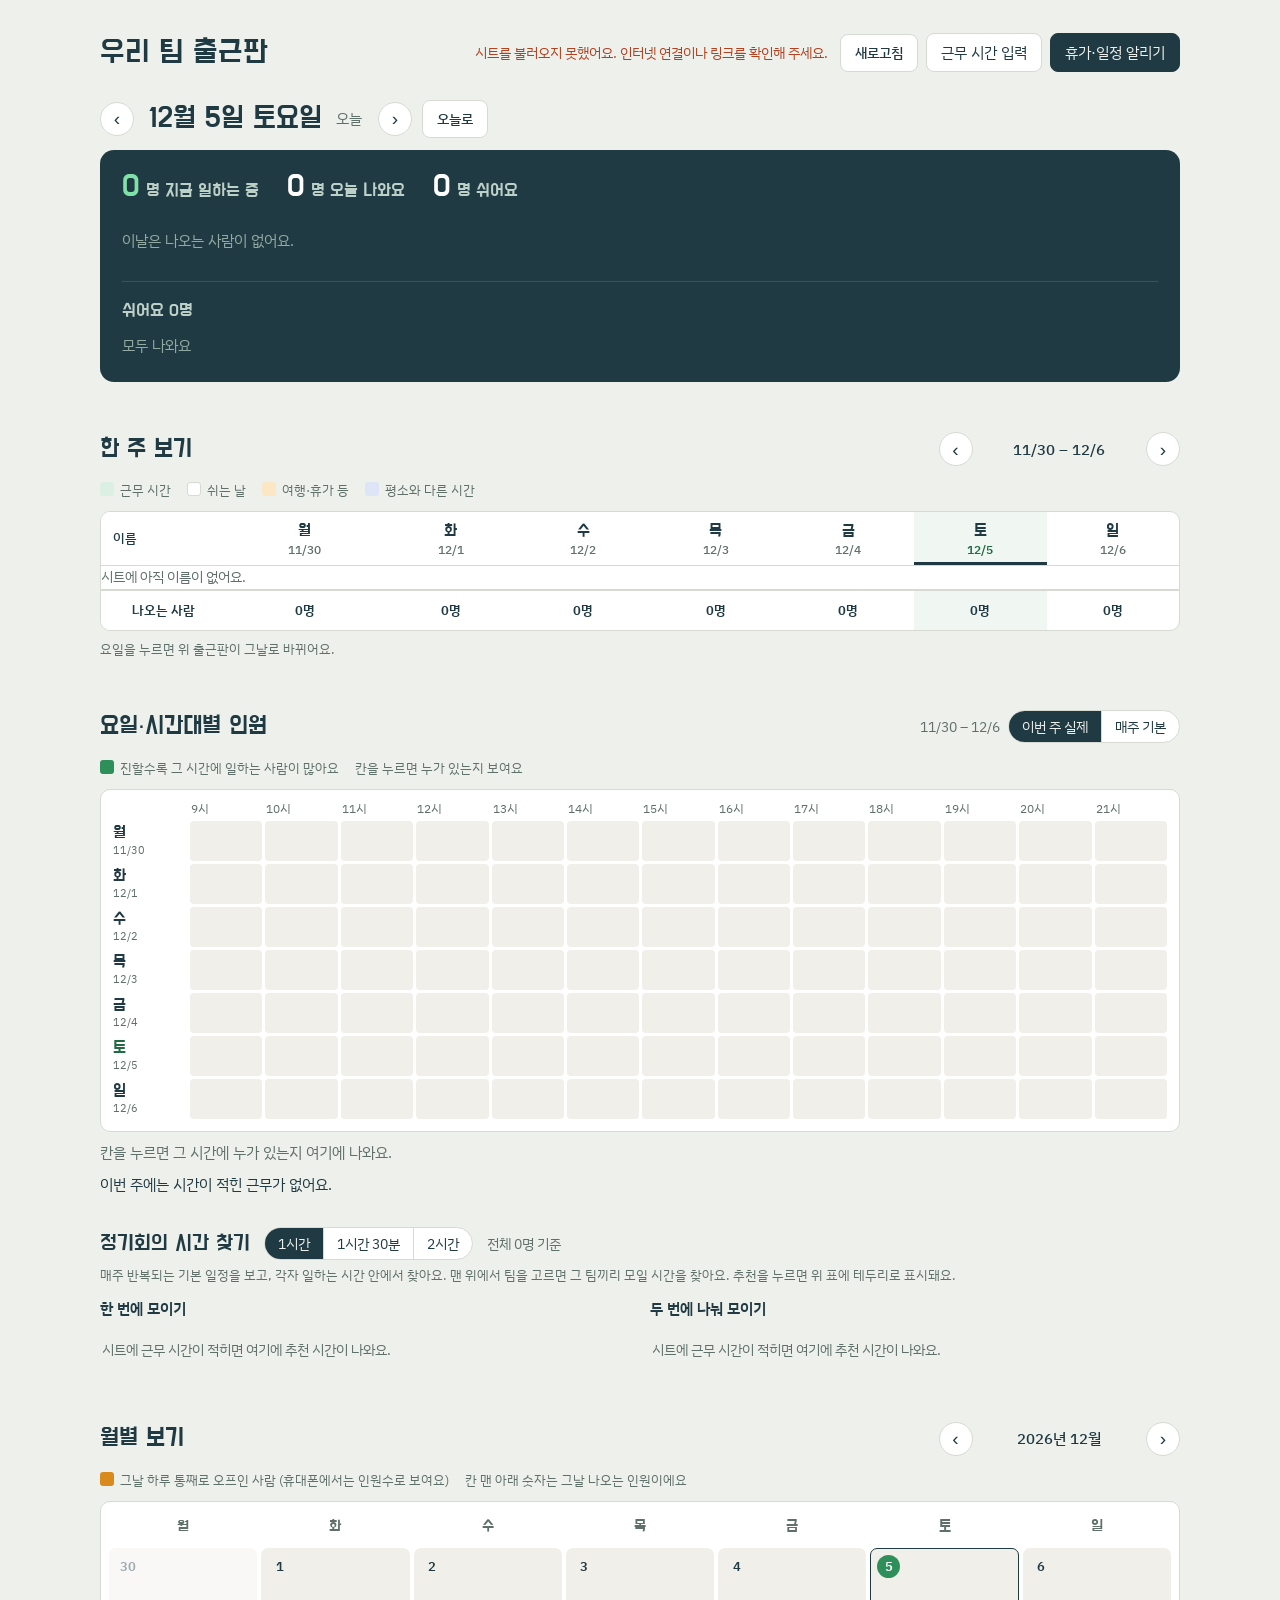
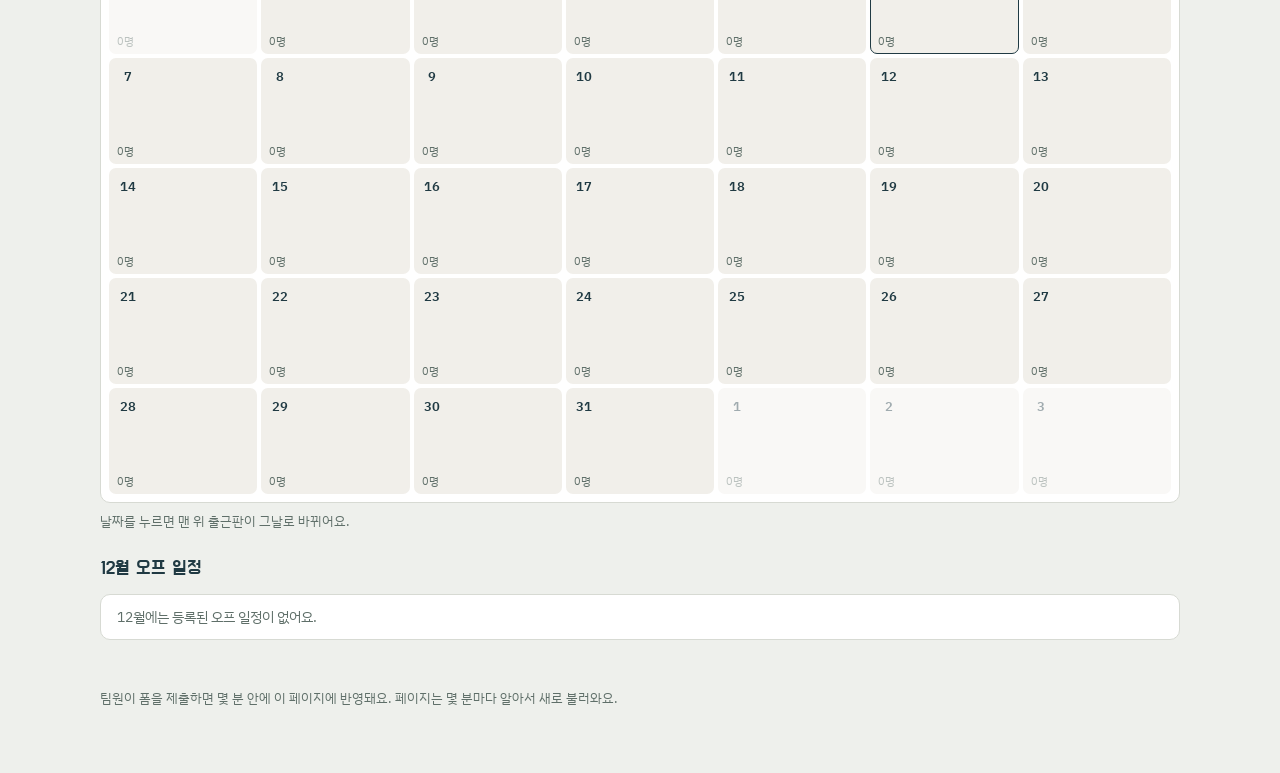
<file: index (1).html>
<!doctype html>
<html lang="ko">
<head>
<meta charset="utf-8">
<meta name="viewport" content="width=device-width, initial-scale=1">
<title>우리 팀 출근판</title>
<link rel="icon" href="data:image/svg+xml,<svg xmlns='http://www.w3.org/2000/svg' viewBox='0 0 100 100'><text y='.9em' font-size='90'>🗓️</text></svg>">
<link rel="preconnect" href="https://fonts.googleapis.com">
<link rel="preconnect" href="https://fonts.gstatic.com" crossorigin>
<link href="https://fonts.googleapis.com/css2?family=Do+Hyeon&family=IBM+Plex+Sans+KR:wght@400;500;600&display=swap" rel="stylesheet">
<style>
  :root {
    --bg: #EEF0EC;
    --surface: #FFFFFF;
    --ink: #203A43;
    --muted: #5F6F69;
    --line: #D7DAD3;
    --board: #203A43;
    --on: #2F8F5B;      --on-soft: #DCEFE3;    --on-ink: #1F6B42;  --on-strong-text: #FFFFFF;
    --off-soft: #F1EFEA;
    --away: #D98A1C;    --away-soft: #FBE7C6;  --away-ink: #87520B;
    --extra: #4467C4;   --extra-soft: #DDE5F7; --extra-ink: #2E4E9E;
    --display: "Do Hyeon", "Apple SD Gothic Neo", "Malgun Gothic", sans-serif;
    --body: "IBM Plex Sans KR", "Apple SD Gothic Neo", "Malgun Gothic", "Noto Sans KR", sans-serif;
    --namew: 124px;
    --platew: 108px;
  }
  @media (prefers-color-scheme: dark) {
    :root {
      --bg: #142126; --surface: #1B2D33; --ink: #E4EDE9; --muted: #9DB0A9; --line: #2D434A;
      --board: #0E1A1E;
      --on: #5CC28A;    --on-soft: #1E4634;    --on-ink: #9BE3BA;  --on-strong-text: #0E1A1E;
      --off-soft: #213339;
      --away: #F0AE4E;  --away-soft: #4A3818;  --away-ink: #F7CB86;
      --extra: #86A2F0; --extra-soft: #24345C; --extra-ink: #BFCEF8;
    }
  }

  * { box-sizing: border-box; }
  html { -webkit-text-size-adjust: 100%; }
  body { margin: 0; background: var(--bg); color: var(--ink); font-family: var(--body); font-size: 15px; line-height: 1.55; }
  .page { max-width: 1120px; margin: 0 auto; padding: 28px 20px 64px; }
  button, a.btn { font: inherit; }
  :focus-visible { outline: 3px solid var(--extra); outline-offset: 2px; border-radius: 4px; }

  /* 상단 */
  .top { display: flex; flex-wrap: wrap; align-items: center; justify-content: space-between; gap: 12px 20px; }
  .top h1 { font-family: var(--display); font-weight: 400; font-size: 2rem; margin: 0; letter-spacing: -0.01em; }
  .top__actions { display: flex; flex-wrap: wrap; align-items: center; gap: 8px; }
  .status { font-size: .85rem; color: var(--muted); margin-right: 4px; }
  .status.is-error { color: #B3401F; }
  .btn {
    display: inline-flex; align-items: center; gap: 6px; padding: 7px 14px; border-radius: 8px;
    border: 1px solid var(--line); background: var(--surface); color: var(--ink);
    cursor: pointer; text-decoration: none; font-size: .9rem; font-weight: 500;
  }
  .btn:hover { border-color: var(--muted); }
  .btn--primary { background: var(--ink); color: var(--bg); border-color: var(--ink); }
  .btn[hidden] { display: none; }
  .banner { margin-top: 16px; padding: 10px 14px; border-radius: 8px; font-size: .9rem; background: var(--extra-soft); color: var(--extra-ink); }
  .banner[hidden] { display: none; }

  .teams { display: flex; flex-wrap: wrap; gap: 6px; margin-top: 18px; }
  .teams:empty { display: none; }
  .chip { padding: 5px 13px; border-radius: 999px; border: 1px solid var(--line); background: transparent; color: var(--ink); cursor: pointer; font-size: .88rem; }
  .chip[aria-pressed="true"] { background: var(--ink); color: var(--bg); border-color: var(--ink); }

  /* 오늘 출근판 */
  .today { margin-top: 22px; scroll-margin-top: 12px; }
  .datebar { display: flex; align-items: center; flex-wrap: wrap; gap: 6px 10px; margin-bottom: 12px; }
  .datebar h2 { font-family: var(--display); font-weight: 400; font-size: 1.9rem; margin: 0 4px; line-height: 1.1; }
  .datebar .rel { color: var(--muted); font-size: .95rem; margin-right: 6px; }
  .arrow { width: 34px; height: 34px; border-radius: 50%; border: 1px solid var(--line); background: var(--surface); color: var(--ink); cursor: pointer; font-size: 1.2rem; line-height: 1; }
  .arrow:hover { border-color: var(--muted); }

  .board { background: var(--board); color: #E6EFEB; border-radius: 14px; padding: 20px 22px 24px; }
  .stats { display: flex; flex-wrap: wrap; align-items: baseline; gap: 4px 28px; font-family: var(--display); font-size: 1.15rem; color: #BCD0C8; margin: 0 0 14px; }
  .stats b { font-weight: 400; font-size: 2rem; color: #FFFFFF; margin-right: 6px; line-height: 1; }
  .stats .is-live b { color: #7FE0A8; }

  .dl__row { display: flex; align-items: stretch; gap: 10px; padding: 3px 0; }
  .dl__row--axis { padding: 0 0 2px; }
  .dl__spacer { flex: 0 0 var(--platew); }
  .dl__axis { position: relative; flex: 1; height: 18px; font-size: .72rem; color: #8FA8A0; }
  .dl__axis span { position: absolute; top: 0; transform: translateX(-50%); }
  .dl__track {
    position: relative; flex: 1; min-height: 38px;
    background-image: repeating-linear-gradient(to right, rgba(255,255,255,.08) 0 1px, transparent 1px calc(100% / var(--hours)));
  }
  .dl__bar {
    position: absolute; top: 5px; bottom: 5px; border-radius: 6px; padding: 0 8px; min-width: 6px;
    background: #CDEBDA; color: #173B2A; font-size: .78rem; font-weight: 600;
    display: flex; align-items: center; white-space: nowrap; overflow: hidden; text-overflow: ellipsis;
  }
  .dl__bar.is-live { background: #7FE0A8; }
  .dl__bar--extra { background: #C9D6FA; color: #1E336E; }
  .dl__bar--extra.is-live { background: #A9C0FF; }
  .dl__bar--unknown { left: 0; right: 0; background: transparent; border: 1px dashed rgba(255,255,255,.3); color: #BCD0C8; font-weight: 400; }
  .dl__now { position: absolute; top: -3px; bottom: -3px; width: 2px; margin-left: -1px; background: #7FE0A8; z-index: 2; }
  .dl__empty { color: #93AAA2; font-size: .92rem; padding: 10px 0; }

  .plate {
    display: inline-flex; flex-direction: column; justify-content: center; min-width: 84px; padding: 6px 11px 5px;
    border-radius: 5px; background: #F7F8F4; color: #203A43;
    border-bottom: 4px solid var(--on); box-shadow: 0 2px 0 rgba(0,0,0,.28); transform-origin: top center;
  }
  .dl__row .plate { flex: 0 0 var(--platew); width: var(--platew); min-width: 0; }
  .plate__name { font-family: var(--display); font-size: 1.18rem; line-height: 1.15; white-space: nowrap; overflow: hidden; text-overflow: ellipsis; }
  .plate__note { font-size: .74rem; color: #5F6F69; line-height: 1.3; white-space: nowrap; overflow: hidden; text-overflow: ellipsis; max-width: 11em; }
  .plate.is-live .plate__name::before {
    content: ""; display: inline-block; width: 8px; height: 8px; border-radius: 50%;
    background: #2F8F5B; margin-right: 6px; vertical-align: 3px; box-shadow: 0 0 0 3px rgba(47,143,91,.2);
  }
  .plate--extra { border-bottom-color: #4467C4; }
  .plate--away { background: #FBE7C6; border-bottom-color: #D98A1C; }
  .plate--away .plate__note { color: #87520B; }
  .plate--off { background: transparent; color: #93AAA2; box-shadow: none; border: 1px dashed rgba(255,255,255,.22); border-bottom-width: 1px; }
  .plate--off .plate__note { color: #93AAA2; }
  .board__off[hidden] { display: none; }
  .board__off { margin-top: 18px; padding-top: 16px; border-top: 1px solid rgba(255,255,255,.12); }
  .board__off h3 { font-family: var(--display); font-weight: 400; font-size: 1.1rem; margin: 0 0 10px; color: #BCD0C8; }
  .plates { list-style: none; margin: 0; padding: 0; display: flex; flex-wrap: wrap; gap: 10px; }
  .plates__empty { color: #93AAA2; font-size: .92rem; }
  .is-flipping { animation: flip .42s cubic-bezier(.2,.7,.3,1) both; animation-delay: calc(var(--i, 0) * 16ms); }
  @keyframes flip { from { transform: perspective(500px) rotateX(-85deg); opacity: .15; } to { transform: none; opacity: 1; } }
  @media (prefers-reduced-motion: reduce) { .is-flipping { animation: none; } }

  /* 공통 섹션 */
  section.block { margin-top: 48px; }
  .sec-head { display: flex; flex-wrap: wrap; align-items: center; justify-content: space-between; gap: 10px 16px; margin-bottom: 12px; }
  .sec-head h2 { font-family: var(--display); font-weight: 400; font-size: 1.55rem; margin: 0; }
  .pager { display: flex; align-items: center; gap: 8px; }
  .pager__label { min-width: 10.5em; text-align: center; font-weight: 500; }
  .legend { display: flex; flex-wrap: wrap; align-items: center; gap: 6px 16px; font-size: .84rem; color: var(--muted); margin-bottom: 10px; }
  .legend span::before { content: ""; display: inline-block; width: 12px; height: 12px; border-radius: 3px; margin-right: 6px; vertical-align: -1px; background: var(--c); border: 1px solid var(--b, transparent); }
  .legend span.no-swatch::before { display: none; }
  .hint { font-size: .84rem; color: var(--muted); margin: 8px 0 0; }
  .scroll { overflow-x: auto; background: var(--surface); border-radius: 10px; border: 1px solid var(--line); }

  /* 한 주 표 */
  .wk { width: 100%; min-width: 700px; border-collapse: collapse; font-size: .84rem; }
  .wk th, .wk td { padding: 0; border-bottom: 1px solid var(--line); }
  .wk thead th { font-weight: 500; }
  .wk thead th button { width: 100%; padding: 9px 4px 8px; border: 0; background: transparent; color: var(--ink); cursor: pointer; display: flex; flex-direction: column; align-items: center; line-height: 1.25; }
  .wk thead th button:hover { background: var(--off-soft); }
  .wk__dow { font-family: var(--display); font-size: 1.05rem; }
  .wk__date { font-size: .76rem; color: var(--muted); }
  .wk thead th.is-selected button { box-shadow: inset 0 -3px 0 var(--ink); }
  .wk thead th.is-today .wk__date { color: var(--on-ink); font-weight: 600; }
  .wk__name { position: sticky; left: 0; z-index: 1; background: var(--surface); text-align: left; padding: 8px 12px !important; width: var(--namew); min-width: var(--namew); font-weight: 500; white-space: nowrap; }
  .wk__team { display: block; font-size: .72rem; color: var(--muted); font-weight: 400; }
  .wk__memo { display: block; max-width: calc(var(--namew) - 4px); font-size: .7rem; color: var(--away-ink); font-weight: 400; white-space: nowrap; overflow: hidden; text-overflow: ellipsis; }
  .cell { text-align: center; padding: 3px !important; }
  .cell span { display: block; padding: 6px 4px; border-radius: 5px; white-space: nowrap; overflow: hidden; text-overflow: ellipsis; max-width: 120px; margin: 0 auto; line-height: 1.35; }
  .cell--on span { background: var(--on-soft); color: var(--on-ink); font-weight: 500; }
  .cell--off span { color: var(--muted); opacity: .75; }
  .cell--away span { background: var(--away-soft); color: var(--away-ink); font-weight: 500; }
  .cell--extra span { background: var(--extra-soft); color: var(--extra-ink); font-weight: 500; }
  .cell small { display: block; font-size: .7rem; font-weight: 400; opacity: .85; }
  td.is-today, .wk thead th.is-today { background: color-mix(in srgb, var(--on) 7%, transparent); }
  .wk tfoot th, .wk tfoot td { border-bottom: 0; font-weight: 600; text-align: center; padding: 9px 4px; font-size: .84rem; }
  .wk tbody tr:last-child th, .wk tbody tr:last-child td { border-bottom: 2px solid var(--line); }

  /* 요일·시간대별 인원 */
  .hm { display: grid; grid-template-columns: 74px repeat(var(--hours), minmax(28px, 1fr)); grid-template-rows: auto; grid-auto-rows: minmax(40px, auto); gap: 3px; min-width: calc(74px + var(--hours) * 31px); padding: 10px 12px 12px; }
  .hm__h { font-size: .72rem; color: var(--muted); padding-left: 1px; align-self: end; }
  .hm__day { font-family: var(--display); font-size: 1.05rem; display: flex; flex-direction: column; justify-content: center; line-height: 1.1; }
  .hm__day small { font-family: var(--body); font-size: .68rem; color: var(--muted); margin-top: 2px; white-space: nowrap; }
  .hm__day.is-today { color: var(--on-ink); }
  .hm__cell {
    position: relative; z-index: 0; height: 100%; min-height: 40px; padding: 0; border: 0; border-radius: 4px;
    background: var(--off-soft); color: var(--ink); font-size: .8rem; font-weight: 600; cursor: pointer;
  }
  .hm__cell::before { content: ""; position: absolute; inset: 0; z-index: -1; border-radius: 4px; background: var(--on); opacity: var(--o, 0); }
  .hm__cell.is-strong { color: var(--on-strong-text); }
  .hm__cell.is-picked { outline: 2px solid var(--ink); outline-offset: 1px; }
  .hm__cell.is-now { box-shadow: inset 0 0 0 2px var(--on-ink); }
  .hm-detail { margin: 10px 0 0; font-size: .92rem; min-height: 1.5em; }
  .hm__cell.is-meet-a { box-shadow: inset 0 0 0 3px var(--extra); }
  .hm__cell.is-meet-b { box-shadow: inset 0 0 0 3px var(--away); }
  .muted-label { font-size: .88rem; color: var(--muted); }
  .seg { display: inline-flex; border: 1px solid var(--line); border-radius: 999px; overflow: hidden; background: var(--surface); }
  .seg button { border: 0; background: transparent; padding: 5px 13px; font-size: .85rem; color: var(--ink); cursor: pointer; }
  .seg button + button { border-left: 1px solid var(--line); }
  .seg button[aria-pressed="true"] { background: var(--ink); color: var(--bg); }

  /* 정기회의 찾기 */
  .meet-head { display: flex; flex-wrap: wrap; align-items: center; gap: 8px 14px; margin: 30px 0 4px; }
  .meet-head h3 { font-family: var(--display); font-weight: 400; font-size: 1.35rem; margin: 0; }
  .meet-hint { margin: 0 0 12px; }
  .meet { display: grid; grid-template-columns: 1fr 1fr; gap: 16px 20px; }
  .meet h4 { font-size: .95rem; font-weight: 600; margin: 0 0 8px; }
  .opts { list-style: none; margin: 0; padding: 0; display: flex; flex-direction: column; gap: 8px; }
  .opt {
    width: 100%; text-align: left; border: 1px solid var(--line); background: var(--surface); border-radius: 10px;
    padding: 11px 14px; color: var(--ink); cursor: pointer; display: grid; gap: 4px;
  }
  .opt:hover { border-color: var(--muted); }
  .opt[aria-pressed="true"] { border-color: var(--ink); box-shadow: inset 0 0 0 1px var(--ink); }
  .opt__top { display: flex; justify-content: space-between; align-items: flex-start; gap: 10px; margin-bottom: 2px; }
  .opt__when { display: flex; flex-direction: column; gap: 4px; font-family: var(--display); font-size: 1.15rem; line-height: 1.2; }
  .opt__count { font-weight: 600; font-size: .88rem; white-space: nowrap; color: var(--away-ink); }
  .opt__count.is-all { color: var(--on-ink); }
  .opt__line { font-size: .8rem; color: var(--muted); line-height: 1.45; }
  .opt__line b { font-weight: 600; color: var(--ink); margin-right: 4px; }
  .opt-empty { color: var(--muted); font-size: .9rem; padding: 10px 2px; }
  .tag {
    display: inline-flex; align-items: center; justify-content: center; width: 20px; height: 20px; border-radius: 50%;
    font-family: var(--body); font-style: normal; font-size: .72rem; font-weight: 700; color: #FFFFFF; margin-right: 6px; vertical-align: 2px;
  }
  .tag--a { background: var(--extra); }
  .tag--b { background: var(--away); }
  .hm-detail b { font-weight: 600; }

  /* 월별 */
  .cal { display: grid; grid-template-columns: repeat(7, minmax(0, 1fr)); gap: 4px; background: var(--surface); border: 1px solid var(--line); border-radius: 10px; padding: 8px; }
  .cal__dow { text-align: center; font-family: var(--display); font-size: 1rem; padding: 4px 0 6px; color: var(--muted); }
  .cal__day { position: relative; display: flex; flex-direction: column; align-items: stretch; gap: 4px; min-height: 106px; padding: 6px 6px 22px; border: 1px solid transparent; border-radius: 7px; background: var(--off-soft); color: var(--ink); text-align: left; cursor: pointer; font: inherit; }
  .cal__day:hover { border-color: var(--muted); }
  .cal__day.is-out { opacity: .42; }
  .cal__day.is-selected { border-color: var(--ink); }
  .cal__num { align-self: flex-start; min-width: 23px; height: 23px; line-height: 23px; border-radius: 12px; text-align: center; font-weight: 600; font-size: .82rem; }
  .cal__day.is-today .cal__num { background: var(--on); color: var(--on-strong-text); }
  .cal__names { display: flex; flex-wrap: wrap; gap: 3px; }
  .cal__chip { font-size: .72rem; line-height: 1.5; padding: 0 6px; border-radius: 4px; white-space: nowrap; background: var(--away-soft); color: var(--away-ink); font-weight: 500; }
  .cal__chip--more { background: transparent; padding: 0 2px; }
  .cal__badge { display: none; }
  .cal__work { position: absolute; left: 7px; bottom: 4px; font-size: .68rem; color: var(--muted); }
  .list-title { font-family: var(--display); font-weight: 400; font-size: 1.2rem; margin: 22px 0 10px; }
  .list { list-style: none; margin: 0; padding: 0; background: var(--surface); border: 1px solid var(--line); border-radius: 10px; }
  .up { display: grid; grid-template-columns: 14em 7em 1fr auto; gap: 12px; align-items: center; padding: 11px 16px; border-bottom: 1px solid var(--line); font-size: .9rem; }
  .up:last-child { border-bottom: 0; }
  .up__when { font-weight: 500; }
  .up__days { color: var(--muted); font-weight: 400; font-size: .8rem; margin-left: 6px; }
  .up__who { font-family: var(--display); font-size: 1.08rem; }
  .up__what { color: var(--muted); overflow: hidden; text-overflow: ellipsis; white-space: nowrap; }
  .up__dday { font-size: .8rem; font-weight: 600; padding: 2px 9px; border-radius: 999px; background: var(--away-soft); color: var(--away-ink); white-space: nowrap; }
  .up__dday.is-now { background: var(--away); color: #FFFFFF; }
  .up__dday.is-past { background: transparent; color: var(--muted); border: 1px solid var(--line); }
  .up--none { display: block; color: var(--muted); }

  .summary { margin: 10px 0 0; font-size: .92rem; }
  .empty-row { padding: 18px 16px; color: var(--muted); font-size: .9rem; }
  footer { margin-top: 48px; font-size: .84rem; color: var(--muted); }

  @media (max-width: 760px) {
    :root { --namew: 92px; --platew: 82px; }
    .page { padding: 20px 14px 48px; }
    .top h1 { font-size: 1.6rem; }
    .board { padding: 16px 14px 20px; }
    .stats { font-size: 1rem; gap: 2px 18px; }
    .stats b { font-size: 1.6rem; }
    .dl__axis span.odd { display: none; }
    .dl__bar { font-size: .7rem; padding: 0 5px; }
    .plate__name { font-size: 1.05rem; }
    .datebar h2 { font-size: 1.5rem; }
    .cal { gap: 2px; padding: 4px; }
    .cal__day { min-height: 60px; padding: 4px 2px 16px; align-items: center; }
    .cal__num { align-self: center; }
    .cal__names { display: none; }
    .cal__badge { display: block; font-size: .68rem; font-weight: 600; padding: 0 6px; border-radius: 999px; background: var(--away); color: #FFFFFF; }
    .cal__work { left: 0; right: 0; text-align: center; font-size: .6rem; }
    .meet { grid-template-columns: 1fr; }
    .up { grid-template-columns: auto 1fr auto; gap: 2px 10px; }
    .up__when { grid-column: 1 / 3; grid-row: 1; }
    .up__dday { grid-column: 3; grid-row: 1; }
    .up__who { grid-column: 1; grid-row: 2; }
    .up__what { grid-column: 2 / 4; grid-row: 2; }
  }
</style>
</head>
<body>
<div class="page">
  <header class="top">
    <h1 id="title">우리 팀 출근판</h1>
    <div class="top__actions">
      <span id="status" class="status" role="status" aria-live="polite"></span>
      <button id="refreshBtn" class="btn" type="button">새로고침</button>
      <a id="weeklyFormLink" class="btn" target="_blank" rel="noopener" hidden>근무 시간 입력</a>
      <a id="leaveFormLink" class="btn btn--primary" target="_blank" rel="noopener" hidden>휴가·일정 알리기</a>
    </div>
  </header>

  <div id="sampleBanner" class="banner" hidden>
    지금은 예시 시간으로 보여주고 있어요. index.html 파일 맨 위 설정에 시트 링크 3개를 넣으면 실제 일정이 나와요.
  </div>

  <nav id="teamFilter" class="teams" aria-label="팀 골라 보기"></nav>

  <section class="today" aria-labelledby="dateLabel">
    <div class="datebar">
      <button class="arrow" type="button" id="prevDay" aria-label="전날 보기">‹</button>
      <h2 id="dateLabel"></h2>
      <span id="dateRel" class="rel"></span>
      <button class="arrow" type="button" id="nextDay" aria-label="다음 날 보기">›</button>
      <button class="btn" type="button" id="todayBtn">오늘로</button>
    </div>
    <div class="board">
      <p id="stats" class="stats"></p>
      <div id="dayline"></div>
      <div class="board__off">
        <h3 id="offTitle">쉬어요</h3>
        <ul id="offList" class="plates"></ul>
      </div>
      <div class="board__off" id="missBlock" hidden>
        <h3 id="missTitle"></h3>
        <ul id="missList" class="plates"></ul>
      </div>
    </div>
  </section>

  <section class="block" aria-labelledby="weekTitle">
    <div class="sec-head">
      <h2 id="weekTitle">한 주 보기</h2>
      <div class="pager">
        <button class="arrow" type="button" id="prevWeek" aria-label="지난주">‹</button>
        <span id="weekLabel" class="pager__label"></span>
        <button class="arrow" type="button" id="nextWeek" aria-label="다음 주">›</button>
      </div>
    </div>
    <div class="legend">
      <span style="--c: var(--on-soft)">근무 시간</span>
      <span style="--c: var(--surface); --b: var(--line)">쉬는 날</span>
      <span style="--c: var(--away-soft)">여행·휴가 등</span>
      <span style="--c: var(--extra-soft)">평소와 다른 시간</span>
    </div>
    <div class="scroll"><table id="weekTable" class="wk"></table></div>
    <p class="hint">요일을 누르면 위 출근판이 그날로 바뀌어요.</p>
  </section>

  <section class="block" aria-labelledby="hmTitle">
    <div class="sec-head">
      <h2 id="hmTitle">요일·시간대별 인원</h2>
      <div class="pager">
        <span id="hmWeek" class="muted-label"></span>
        <div id="hmMode" class="seg" role="group" aria-label="보는 기준">
          <button type="button" data-mode="week" aria-pressed="true">이번 주 실제</button>
          <button type="button" data-mode="base" aria-pressed="false">매주 기본</button>
        </div>
      </div>
    </div>
    <div class="legend">
      <span style="--c: var(--on)">진할수록 그 시간에 일하는 사람이 많아요</span>
      <span class="no-swatch">칸을 누르면 누가 있는지 보여요</span>
    </div>
    <div class="scroll"><div id="hm" class="hm"></div></div>
    <p id="hmDetail" class="hm-detail" aria-live="polite"></p>
    <p id="hmSummary" class="summary"></p>

    <div class="meet-head">
      <h3 id="meetTitle">정기회의 시간 찾기</h3>
      <div id="meetLen" class="seg" role="group" aria-label="회의 길이">
        <button type="button" data-len="1" aria-pressed="true">1시간</button>
        <button type="button" data-len="1.5" aria-pressed="false">1시간 30분</button>
        <button type="button" data-len="2" aria-pressed="false">2시간</button>
      </div>
      <span id="meetWho" class="muted-label"></span>
    </div>
    <p class="hint meet-hint">매주 반복되는 기본 일정을 보고, 각자 일하는 시간 안에서 찾아요. 맨 위에서 팀을 고르면 그 팀끼리 모일 시간을 찾아요. 추천을 누르면 위 표에 테두리로 표시돼요.</p>
    <div id="meet" class="meet" aria-labelledby="meetTitle">
      <div><h4>한 번에 모이기</h4><ol id="meetOne" class="opts"></ol></div>
      <div><h4>두 번에 나눠 모이기</h4><ol id="meetTwo" class="opts"></ol></div>
    </div>
    <p id="meetNote" class="hint"></p>
  </section>

  <section class="block" aria-labelledby="mTitle">
    <div class="sec-head">
      <h2 id="mTitle">월별 보기</h2>
      <div class="pager">
        <button class="arrow" type="button" id="prevM" aria-label="지난달">‹</button>
        <span id="mLabel" class="pager__label"></span>
        <button class="arrow" type="button" id="nextM" aria-label="다음 달">›</button>
      </div>
    </div>
    <div class="legend">
      <span style="--c: var(--away)">그날 하루 통째로 오프인 사람 (휴대폰에서는 인원수로 보여요)</span>
      <span class="no-swatch">칸 맨 아래 숫자는 그날 나오는 인원이에요</span>
    </div>
    <div id="calendar" class="cal"></div>
    <p class="hint">날짜를 누르면 맨 위 출근판이 그날로 바뀌어요.</p>
    <h3 class="list-title" id="mListTitle">이달의 오프</h3>
    <ul id="monthList" class="list" aria-labelledby="mListTitle"></ul>
  </section>

  <footer>팀원이 폼을 제출하면 몇 분 안에 이 페이지에 반영돼요. 페이지는 몇 분마다 알아서 새로 불러와요.</footer>
</div>

<script>
// ================================================================
//  설정: 이 부분만 바꾸면 돼요
// ================================================================
const CONFIG = {
  // 관리자 시트 [파일 > 공유 > 웹에 게시]에서 탭을 고르고 'CSV'로 골라 복사한 링크 3개
  rosterCsvUrl: "https://docs.google.com/spreadsheets/d/e/2PACX-1vQWQhqZmCPXO3k5ZxXY7LbPitI9K2_dtsDpWu9iMh6YJjqSBzY0Fz9t3-sWSL9Ek1kKwSrtiCf-CY41/pub?gid=866033058&single=true&output=csv",   // '명단' 탭
  weeklyCsvUrl: "https://docs.google.com/spreadsheets/d/e/2PACX-1vQWQhqZmCPXO3k5ZxXY7LbPitI9K2_dtsDpWu9iMh6YJjqSBzY0Fz9t3-sWSL9Ek1kKwSrtiCf-CY41/pub?gid=811467492&single=true&output=csv",   // '근무시간 응답' 탭 (근무 시간 폼 응답이 쌓이는 곳)
  leaveCsvUrl: "https://docs.google.com/spreadsheets/d/e/2PACX-1vQWQhqZmCPXO3k5ZxXY7LbPitI9K2_dtsDpWu9iMh6YJjqSBzY0Fz9t3-sWSL9Ek1kKwSrtiCf-CY41/pub?gid=1873325900&single=true&output=csv",    // '휴가일정 응답' 탭 (휴가·일정 폼 응답이 쌓이는 곳)

  // 팀원이 보는 폼 주소 (시트의 '폼 주소' 탭에 있어요). 비워두면 버튼이 안 보여요.
  weeklyFormUrl: "https://docs.google.com/forms/d/e/1FAIpQLScIoOoNupD-pgA72hhXg-Lz4nRpBj6dly33ygFfoBDneQ0v7g/viewform",
  leaveFormUrl: "https://docs.google.com/forms/d/e/1FAIpQLSe6T11sDoQKH7q5KqlhPFRLSgvoEIrhNppqYDP3GI3XBCIr4g/viewform",

  // 페이지 맨 위 제목
  title: "우리 팀 출근판",

  // 몇 분마다 시트를 새로 불러올지
  refreshMinutes: 3,
};
// ================================================================
//  아래부터는 고치지 않아도 돼요
// ================================================================

const DAY_NAMES = ["월", "화", "수", "목", "금", "토", "일"];
const DAY_FULL = ["월요일", "화요일", "수요일", "목요일", "금요일", "토요일", "일요일"];
const OFF_WORDS = new Set(["", "off", "휴무", "쉼", "휴", "x", "-", "×"]);
const ON_WORDS = new Set(["on", "o", "근무", "출근", "○", "v", "✓", "✔"]);
const ON_STATE = new Set(["on", "근무", "출근", "추가근무", "추가 근무", "변경"]);
const NAMED_TIMES = { "오전": [9, 12], "오후": [13, 18], "저녁": [18, 22], "밤": [20, 24], "새벽": [0, 5] };

const $ = (s) => document.querySelector(s);
const pad = (n) => String(n).padStart(2, "0");
const ymd = (d) => `${d.getFullYear()}-${pad(d.getMonth() + 1)}-${pad(d.getDate())}`;
const addDays = (d, n) => new Date(d.getFullYear(), d.getMonth(), d.getDate() + n);
const today0 = () => { const t = new Date(); return new Date(t.getFullYear(), t.getMonth(), t.getDate()); };
const nowHour = () => { const t = new Date(); return t.getHours() + t.getMinutes() / 60; };
const dayIdx = (d) => (d.getDay() + 6) % 7;
const startOfWeek = (d) => addDays(d, -dayIdx(d));
const diffDays = (a, b) => Math.round((Date.UTC(b.getFullYear(), b.getMonth(), b.getDate()) - Date.UTC(a.getFullYear(), a.getMonth(), a.getDate())) / 86400000);
const fmtMD = (d) => `${d.getMonth() + 1}/${d.getDate()}`;
const fmtMDW = (d) => `${fmtMD(d)}(${DAY_NAMES[dayIdx(d)]})`;
const fmtLong = (d) => `${d.getMonth() + 1}월 ${d.getDate()}일 ${DAY_FULL[dayIdx(d)]}`;
const norm = (s) => String(s ?? "").trim();
const esc = (s) => norm(s).replace(/[&<>"']/g, (c) => ({ "&": "&amp;", "<": "&lt;", ">": "&gt;", '"': "&quot;", "'": "&#39;" }[c]));
const isExample = (name) => /^\(?예시\)?/.test(norm(name));

// 시간 표시: 13.5 -> "13:30", 26 -> "2"
const fmtHour = (x) => {
  if (x === 24) return "24";
  const h = Math.floor(x), m = Math.round((x - h) * 60);
  return m ? `${h % 24}:${pad(m)}` : `${h % 24}`;
};
const fmtRange = ([s, e]) => (e > 24 ? `${fmtHour(s)}–새벽 ${fmtHour(e)}시` : `${fmtHour(s)}–${fmtHour(e)}시`);
const fmtRanges = (rs) => rs.map(fmtRange).join(", ");

function relLabel(d) {
  const n = diffDays(today0(), d);
  if (n === 0) return "오늘";
  if (n === 1) return "내일";
  if (n === -1) return "어제";
  return n > 0 ? `${n}일 뒤` : `${-n}일 전`;
}

// ---------- 시간 읽기 ----------
// "10-16", "13:30-18", "10시-16시", "10-12, 14-18", "22-02"(새벽 2시까지)
function parseTimes(v) {
  const text = norm(v);
  const low = text.toLowerCase();
  if (OFF_WORDS.has(low)) return null;
  if (ON_WORDS.has(low)) return { ranges: [], unknown: true, text: "" };

  // 시트가 10-16을 날짜(10월 16일)로 바꿔버린 경우 되살리기
  const asDate = text.match(/^\d{4}[.\-/]\s*(\d{1,2})[.\-/]\s*(\d{1,2})\.?$/);
  if (asDate && +asDate[1] <= 24 && +asDate[2] <= 24) return fromRanges([[+asDate[1], +asDate[2]]], text);

  const t = text
    .replace(/(\d+)\s*시\s*(\d+)\s*분/g, "$1:$2")
    .replace(/(\d+)\s*시\s*반/g, "$1:30")
    .replace(/(\d+)\s*시/g, "$1")
    .replace(/[~–—〜]/g, "-");
  const raw = [];
  const re = /(\d{1,2})(?:[:.](\d{2}))?\s*-\s*(\d{1,2})(?:[:.](\d{2}))?/g;
  let m;
  while ((m = re.exec(t))) raw.push([+m[1] + (m[2] ? +m[2] / 60 : 0), +m[3] + (m[4] ? +m[4] / 60 : 0)]);
  if (!raw.length) {
    for (const [w, r] of Object.entries(NAMED_TIMES)) if (text.includes(w)) raw.push(r.slice());
  }
  return fromRanges(raw, text);
}
function fromRanges(raw, text) {
  const ranges = raw
    .filter(([s, e]) => s <= 24 && e <= 24)
    .map(([s, e]) => (e <= s ? [s, e + 24] : [s, e]))
    .sort((a, b) => a[0] - b[0]);
  return { ranges, unknown: !ranges.length, text };
}
function subtract(ranges, cuts) {
  let out = ranges;
  for (const [cs, ce] of cuts) {
    out = out.flatMap(([s, e]) => (ce <= s || cs >= e) ? [[s, e]] : [...(cs > s ? [[s, cs]] : []), ...(ce < e ? [[ce, e]] : [])]);
  }
  return out;
}

// ---------- CSV 읽기 ----------
function parseCSV(text) {
  const rows = [];
  let row = [], field = "", quoted = false;
  for (let i = 0; i < text.length; i++) {
    const c = text[i];
    if (quoted) {
      if (c === '"') { if (text[i + 1] === '"') { field += '"'; i++; } else quoted = false; }
      else field += c;
    } else if (c === '"') quoted = true;
    else if (c === ",") { row.push(field); field = ""; }
    else if (c === "\n") { row.push(field); rows.push(row); row = []; field = ""; }
    else if (c !== "\r") field += c;
  }
  if (field !== "" || row.length) { row.push(field); rows.push(row); }
  return rows;
}
function toObjects(rows) {
  const hi = rows.findIndex((r) => r.some((c) => norm(c) === "이름"));
  if (hi < 0) return [];
  const head = rows[hi].map(norm);
  return rows.slice(hi + 1).map((r) => Object.fromEntries(head.map((h, i) => [h, norm(r[i])]))).filter((o) => o["이름"]);
}
function parseDate(s) {
  const nums = norm(s).match(/\d+/g);
  if (!nums || nums.length < 3) return null;
  let y, m, d;
  if (nums[0].length === 4) [y, m, d] = nums;
  else if (nums[2].length === 4) [m, d, y] = nums;
  else { y = "20" + nums[0]; m = nums[1]; d = nums[2]; }
  const dt = new Date(+y, +m - 1, +d);
  if (isNaN(dt) || dt.getMonth() !== +m - 1) return null;
  return dt;
}

// ---------- 데이터 만들기 ----------
// 폼 질문 제목이 조금 달라도 알아듣게, 제목에 들어간 낱말로 칸을 찾아요
const pick = (r, ...words) => { const k = Object.keys(r).find((h) => words.some((w) => h.includes(w))); return k ? r[k] : ""; };
const dayValue = (r, d) => { const k = Object.keys(r).find((h) => h === d || h.startsWith(d + "요일")); return k ? r[k] : ""; };

// 폼의 '타임스탬프' 칸 읽기: "2026. 9. 18 오후 2:20:15" 또는 "9/18/2026 14:20:15"
function parseTimestamp(v) {
  const t = norm(v);
  const n = t.match(/\d+/g);
  if (!n || n.length < 5) return 0;
  let [x0, x1, x2, h, mi, se = 0] = n.map(Number);
  let y, mo, d;
  if (n[0].length === 4) [y, mo, d] = [x0, x1, x2]; else [mo, d, y] = [x0, x1, x2];
  if (/오후|pm/i.test(t) && h < 12) h += 12;
  if (/오전|am/i.test(t) && h === 12) h = 0;
  const ms = new Date(y, mo - 1, d, h, mi, se).getTime();
  return isNaN(ms) ? 0 : ms;
}
// 먼저 낸 것 < 나중에 낸 것 (타임스탬프가 없으면 줄 순서)
const orderOf = (r, i) => {
  const k = Object.keys(r).find((h) => /타임스탬프|timestamp/i.test(h));
  const ts = k ? parseTimestamp(r[k]) : 0;
  return ts ? ts + i / 1000 : i;
};

// 휴가·일정 폼의 '종류'
function leaveKind(v) {
  const t = norm(v).toLowerCase();
  if (t.includes("취소")) return "cancel";
  if (t.includes("다른 시간") || t.includes("일해요") || ON_STATE.has(t)) return "on";
  if (t.includes("몇 시간") || t.includes("빠져")) return "partial";
  return "off";
}

function buildData(rosterRows, weeklyRows, leaveRows) {
  // 1) 명단: 관리자가 적은 이름과 팀
  const people = [];
  const byName = new Map();
  for (const r of rosterRows) {
    const name = norm(pick(r, "이름"));
    if (!name || isExample(name) || byName.has(name)) continue;
    const p = { name, team: norm(pick(r, "팀")), memo: "", plans: Array(7).fill(null), submitted: false };
    people.push(p);
    byName.set(name, p);
  }

  // 2) 근무 시간: 사람마다 가장 최근에 낸 응답만 써요 (명단에 없는 이름은 무시)
  const latest = new Map();
  weeklyRows.forEach((r, i) => {
    const name = norm(pick(r, "이름"));
    if (!byName.has(name)) return;
    const ord = orderOf(r, i);
    const prev = latest.get(name);
    if (!prev || ord >= prev.ord) latest.set(name, { r, ord });
  });
  for (const [name, { r }] of latest) {
    const p = byName.get(name);
    p.plans = DAY_NAMES.map((d) => parseTimes(dayValue(r, d)));
    p.memo = norm(pick(r, "메모"));
    p.submitted = true;
  }

  // 3) 휴가·일정: 쌓인 응답 전부. '취소'를 내면 같은 사람의 같은 시작일 일정을 지워요
  const exceptions = [];
  const cancels = [];
  leaveRows.forEach((r, i) => {
    const name = norm(pick(r, "이름"));
    if (!byName.has(name)) return;
    let s = parseDate(pick(r, "시작"));
    let e = parseDate(pick(r, "종료", "끝")) || s;
    if (!s) return;
    if (e < s) [s, e] = [e, s];
    const ord = orderOf(r, i);
    const kind = leaveKind(pick(r, "종류", "상태"));
    if (kind === "cancel") { cancels.push({ name, s: ymd(s), ord }); return; }
    const timeText = pick(r, "시간");
    const times = norm(timeText) ? parseTimes(timeText) : null;
    const hasTimes = !!(times && times.ranges.length);
    const on = kind === "on";
    const partial = kind === "partial" && hasTimes;
    exceptions.push({
      name, start: s, end: e, s: ymd(s), e: ymd(e), ord, on, partial, full: !on && !partial,
      times: on || partial ? times : null, note: norm(pick(r, "내용", "메모")),
    });
  });
  const alive = exceptions.filter((ex) => !cancels.some((c) => c.name === ex.name && c.s === ex.s && c.ord > ex.ord));
  alive.sort((a, b) => (a.s < b.s ? -1 : a.s > b.s ? 1 : a.ord - b.ord));
  return { people, exceptions: alive, axis: computeAxis(people, alive) };
}

// 시간 축: 모두의 근무 시간이 들어가도록 (기본 9시~22시)
function computeAxis(people, exceptions) {
  const all = [];
  for (const p of people) for (const pl of p.plans) if (pl) all.push(...pl.ranges);
  for (const ex of exceptions) if (ex.times) all.push(...ex.times.ranges);
  if (!all.length) return [9, 22];
  let a = Math.floor(Math.min(...all.map((r) => r[0])));
  let b = Math.ceil(Math.max(...all.map((r) => r[1])));
  a = Math.max(0, Math.min(a, 10));
  b = Math.min(30, Math.max(b, a + 8));
  return [a, b];
}

// 어떤 사람의 어떤 날 일정
function dayPlan(p, d) {
  const k = ymd(d);
  let hit = null;
  for (const ex of state.exceptions) {
    if (ex.name === p.name && ex.s <= k && k <= ex.e && (!hit || ex.ord >= hit.ord)) hit = ex;
  }
  const base = p.plans[dayIdx(d)];
  if (hit) {
    if (hit.on) {
      const t = hit.times;
      return { kind: "extra", ranges: t ? t.ranges : [], unknown: !t || !t.ranges.length, note: hit.note || "평소와 다른 시간" };
    }
    if (hit.partial && base && base.ranges.length) {
      const left = subtract(base.ranges, hit.times.ranges);
      if (left.length) return { kind: "on", ranges: left, unknown: false, note: `${fmtRanges(hit.times.ranges)} 빠짐` };
    }
    return { kind: "away", ranges: [], unknown: false, note: hit.note || "휴무" };
  }
  if (!base) return { kind: "off", ranges: [], unknown: false, note: p.submitted ? "" : "미입력" };
  return { kind: "on", ranges: base.ranges, unknown: base.unknown, note: base.unknown ? base.text : "" };
}
const isIn = (pl) => pl.kind === "on" || pl.kind === "extra";
const coversHour = (pl, h) => pl.ranges.some(([s, e]) => s <= h && h < e);
const cellText = (pl) => {
  if (pl.kind === "off") return pl.note || "휴무";
  if (pl.kind === "away") return pl.note;
  return pl.ranges.length ? fmtRanges(pl.ranges) : (pl.note || "시간 미정");
};

// ---------- 상태 ----------
const state = {
  people: [], exceptions: [], axis: [9, 22],
  team: "", date: today0(), mOffset: 0,
  loadedAt: null, error: "", sample: false, hmGrid: [], hmPick: null,
  hmMode: "week", meetLen: 1, meetSig: null,
};
const visiblePeople = () => (state.team ? state.people.filter((p) => p.team === state.team) : state.people);

// ---------- 그리기: 팀 ----------
function renderTeams() {
  const teams = [...new Set(state.people.map((p) => p.team).filter(Boolean))];
  const nav = $("#teamFilter");
  if (teams.length < 2) { nav.innerHTML = ""; state.team = ""; return; }
  if (state.team && !teams.includes(state.team)) state.team = "";
  nav.innerHTML = ["", ...teams]
    .map((t) => `<button type="button" class="chip" data-team="${esc(t)}" aria-pressed="${state.team === t}">${t ? esc(t) : "전체"}</button>`)
    .join("");
}

// ---------- 그리기: 하루 출근판 ----------
function plateHtml(p, cls, note, i, animate, title) {
  return `<li class="plate ${cls}${animate ? " is-flipping" : ""}" style="--i:${i}" title="${esc(title)}">`
    + `<span class="plate__name">${esc(p.name)}</span>${note ? `<span class="plate__note">${esc(note)}</span>` : ""}</li>`;
}

function renderBoard(animate) {
  const d = state.date;
  const isToday = ymd(d) === ymd(today0());
  const nh = nowHour();
  const [a, b] = state.axis;
  const H = b - a;
  const pct = (x) => ((Math.min(Math.max(x, a), b) - a) / H) * 100;

  $("#dateLabel").textContent = fmtLong(d);
  $("#dateRel").textContent = relLabel(d);

  const ins = [], outs = [], missing = [];
  for (const p of visiblePeople()) {
    const pl = dayPlan(p, d);
    if (isIn(pl)) ins.push({ p, pl });
    else if (!p.submitted && pl.kind === "off") missing.push({ p, pl });
    else outs.push({ p, pl });
  }
  const firstStart = (pl) => (pl.ranges.length ? pl.ranges[0][0] : 99);
  ins.sort((x, y) => firstStart(x.pl) - firstStart(y.pl) || x.p.name.localeCompare(y.p.name, "ko"));
  outs.sort((x, y) => (x.pl.kind === "away" ? 0 : 1) - (y.pl.kind === "away" ? 0 : 1));
  const live = isToday ? ins.filter(({ pl }) => coversHour(pl, nh)).length : 0;

  $("#stats").innerHTML = (isToday ? `<span class="is-live"><b>${live}</b>명 지금 일하는 중</span>` : "")
    + `<span><b>${ins.length}</b>명 ${isToday ? "오늘" : "이날"} 나와요</span>`
    + `<span><b>${outs.length}</b>명 쉬어요</span>`
    + (missing.length ? `<span><b>${missing.length}</b>명 미입력</span>` : "");

  let axis = "";
  for (let h = a; h <= b; h++) axis += `<span class="${(h - a) % 2 ? "odd" : ""}" style="left:${pct(h)}%">${h % 24}</span>`;
  const nowLine = isToday && nh >= a && nh <= b ? `<i class="dl__now" style="left:${pct(nh)}%" aria-hidden="true"></i>` : "";

  let rows = "";
  ins.forEach(({ p, pl }, i) => {
    const isLive = isToday && coversHour(pl, nh);
    let bars;
    if (pl.unknown) {
      bars = `<span class="dl__bar dl__bar--unknown">시간 미정${pl.note ? ` (${esc(pl.note)})` : ""}</span>`;
    } else {
      bars = pl.ranges.map((r) => {
        const cls = `dl__bar${pl.kind === "extra" ? " dl__bar--extra" : ""}${isToday && r[0] <= nh && nh < r[1] ? " is-live" : ""}`;
        return `<span class="${cls}" style="left:${pct(r[0])}%;width:${pct(r[1]) - pct(r[0])}%" title="${esc(p.name)} ${fmtRange(r)}">${fmtRange(r)}</span>`;
      }).join("");
    }
    const note = pl.kind === "extra" ? pl.note : (pl.ranges.length && pl.note ? pl.note : (p.team || ""));
    const title = `${p.name}${p.team ? ` (${p.team})` : ""}: ${cellText(pl)}${pl.kind === "extra" || (pl.note && pl.ranges.length) ? ` / ${pl.note}` : ""}${p.memo ? ` / ${p.memo}` : ""}`;
    rows += `<div class="dl__row">`
      + plateHtml(p, `plate--${pl.kind}${isLive ? " is-live" : ""}`, note, i, animate, title).replace(/^<li/, "<div").replace(/<\/li>$/, "</div>")
      + `<div class="dl__track">${bars}${nowLine}</div></div>`;
  });

  const dl = $("#dayline");
  dl.style.setProperty("--hours", H);
  dl.innerHTML = ins.length
    ? `<div class="dl__row dl__row--axis" aria-hidden="true"><div class="dl__spacer"></div><div class="dl__axis">${axis}</div></div>${rows}`
    : `<p class="dl__empty">이날은 나오는 사람이 없어요.</p>`;

  $("#offTitle").textContent = `쉬어요 ${outs.length}명`;
  $("#offList").innerHTML = outs.length
    ? outs.map(({ p, pl }, i) => plateHtml(p, `plate--${pl.kind}`, pl.kind === "away" ? pl.note : p.team, i, animate, `${p.name}: ${cellText(pl)}`)).join("")
    : `<li class="plates__empty">${missing.length ? "없어요" : "모두 나와요"}</li>`;
  $("#missBlock").hidden = !missing.length;
  $("#missTitle").textContent = `아직 근무 시간을 안 냈어요 ${missing.length}명`;
  $("#missList").innerHTML = missing
    .map(({ p }, i) => plateHtml(p, "plate--off", p.team, i, animate, `${p.name}: 근무 시간 폼을 아직 안 냈어요`)).join("");
}

// ---------- 그리기: 한 주 표 ----------
function renderWeek() {
  const ws = startOfWeek(state.date);
  const days = DAY_NAMES.map((_, i) => addDays(ws, i));
  $("#weekLabel").textContent = `${fmtMD(days[0])} – ${fmtMD(days[6])}`;
  const tk = ymd(today0()), sk = ymd(state.date);
  const people = visiblePeople();
  const counts = Array(7).fill(0);

  let html = `<thead><tr><th scope="col" class="wk__name">이름</th>`;
  for (const d of days) {
    const k = ymd(d);
    html += `<th scope="col" class="${k === tk ? "is-today" : ""} ${k === sk ? "is-selected" : ""}"><button type="button" data-date="${k}" aria-label="${fmtLong(d)} 출근판 보기"><span class="wk__dow">${DAY_NAMES[dayIdx(d)]}</span><span class="wk__date">${fmtMD(d)}</span></button></th>`;
  }
  html += `</tr></thead><tbody>`;
  for (const p of people) {
    html += `<tr><th scope="row" class="wk__name"${p.memo ? ` title="${esc(p.memo)}"` : ""}>${esc(p.name)}${p.team ? `<span class="wk__team">${esc(p.team)}</span>` : ""}${p.memo ? `<span class="wk__memo">${esc(p.memo)}</span>` : ""}</th>`;
    days.forEach((d, i) => {
      const pl = dayPlan(p, d);
      if (isIn(pl)) counts[i]++;
      const main = pl.ranges.length > 1 ? pl.ranges.map((r) => esc(fmtRange(r))).join("<br>") : esc(cellText(pl));
      const sub = (pl.kind === "extra" || (pl.kind === "on" && pl.note && pl.ranges.length)) ? `<small>${esc(pl.note)}</small>` : "";
      const title = `${p.name} ${fmtMDW(d)}: ${cellText(pl)}${sub ? " / " + pl.note : ""}`;
      html += `<td class="cell cell--${pl.kind}${ymd(d) === tk ? " is-today" : ""}" title="${esc(title)}"><span>${main}${sub}</span></td>`;
    });
    html += `</tr>`;
  }
  if (!people.length) html += `<tr><td colspan="8" class="empty-row">시트에 아직 이름이 없어요.</td></tr>`;
  html += `</tbody><tfoot><tr><th scope="row" class="wk__name">나오는 사람</th>`;
  html += counts.map((c, i) => `<td class="${ymd(days[i]) === tk ? "is-today" : ""}">${c}명</td>`).join("");
  html += `</tr></tfoot>`;
  $("#weekTable").innerHTML = html;
}

// ---------- 그리기: 요일·시간대별 인원 ----------
// 예외일정을 빼고, 매주 반복되는 기본 일정만 볼 때
function basePlan(p, di) {
  const b = p.plans[di];
  if (!b) return { kind: "off", ranges: [], unknown: false, note: "" };
  return { kind: "on", ranges: b.ranges, unknown: b.unknown, note: b.unknown ? b.text : "" };
}
const clock = (x) => (x === 24 ? "24:00" : `${Math.floor(x) % 24}:${pad(Math.round((x - Math.floor(x)) * 60))}`);
const lenLabel = (L) => (L % 1 ? `${Math.floor(L)}시간 30분` : `${L}시간`);

// 고른 회의 추천을 표에 테두리로 표시하기 위한 정보
function meetMarks() {
  if (!state.meetSig) return [];
  const [L, ...parts] = state.meetSig.split("|");
  return parts.map((part, k) => {
    const [day, t] = part.split("@").map(Number);
    return { day, t, L: +L, cls: k ? "is-meet-b" : "is-meet-a" };
  });
}

function renderHours() {
  const base = state.hmMode === "base";
  const ws = startOfWeek(state.date);
  const days = DAY_NAMES.map((_, i) => addDays(ws, i));
  const [a, b] = state.axis;
  const H = b - a;
  const people = visiblePeople();
  const tk = ymd(today0());
  const nh = nowHour();
  const marks = meetMarks();
  $("#hmWeek").textContent = base ? "휴가 등은 빼고 봐요" : `${fmtMD(days[0])} – ${fmtMD(days[6])}`;
  document.querySelectorAll("#hmMode button").forEach((btn) => btn.setAttribute("aria-pressed", String(btn.dataset.mode === state.hmMode)));

  const grid = days.map((d, di) => {
    const plans = people.map((p) => ({ p, pl: base ? basePlan(p, di) : dayPlan(p, d) })).filter(({ pl }) => isIn(pl));
    const unknown = plans.filter(({ pl }) => pl.unknown).map(({ p }) => p.name);
    const slots = Array.from({ length: H }, (_, j) => {
      const h = a + j;
      return plans.filter(({ pl }) => pl.ranges.some(([s, e]) => s < h + 1 && e > h)).map(({ p }) => p.name);
    });
    return { d, slots, unknown, base };
  });
  state.hmGrid = grid;
  const max = Math.max(0, ...grid.flatMap((g) => g.slots.map((s) => s.length)));

  let html = `<div></div>`;
  for (let j = 0; j < H; j++) html += `<div class="hm__h">${(a + j) % 24}시</div>`;
  grid.forEach((g, i) => {
    const today = !base && ymd(g.d) === tk;
    const sub = base
      ? (g.unknown.length ? `<small>미정 ${g.unknown.length}명</small>` : "")
      : `<small>${fmtMD(g.d)}${g.unknown.length ? `, 미정 ${g.unknown.length}명` : ""}</small>`;
    html += `<div class="hm__day${today ? " is-today" : ""}">${DAY_NAMES[i]}${sub}</div>`;
    g.slots.forEach((names, j) => {
      const o = max ? names.length / max : 0;
      const h = a + j;
      const mk = marks.find((m) => m.day === i && h < m.t + m.L && h + 1 > m.t);
      const cls = ["hm__cell", o > 0.55 ? "is-strong" : "", today && h <= nh && nh < h + 1 ? "is-now" : "",
        mk ? mk.cls : "", state.hmPick && state.hmPick[0] === i && state.hmPick[1] === j ? "is-picked" : ""].join(" ");
      html += `<button type="button" class="${cls}" style="--o:${(o * 0.92).toFixed(2)}" data-i="${i}" data-j="${j}" aria-label="${DAY_FULL[i]} ${h % 24}시, ${names.length}명">${names.length || ""}</button>`;
    });
  });
  const hm = $("#hm");
  hm.style.setProperty("--hours", H);
  hm.innerHTML = html;
  if (state.hmPick) showHourDetail(...state.hmPick);
  else $("#hmDetail").innerHTML = `<span style="color:var(--muted)">칸을 누르면 그 시간에 누가 있는지 여기에 나와요.</span>`;

  // 요약: 모두 겹치는 시간, 없으면 가장 많이 겹치는 시간
  const n = people.length;
  const full = [];
  if (n >= 2) {
    grid.forEach((g, i) => {
      let run = null;
      g.slots.forEach((s, j) => {
        if (s.length === n) run = run ? [run[0], j + 1] : [j, j + 1];
        else if (run) { full.push([i, run]); run = null; }
      });
      if (run) full.push([i, run]);
    });
  }
  const who = state.team ? `${state.team} ${n}명이` : `${n}명이`;
  let text;
  if (full.length) {
    text = `${who} 다 같이 있는 시간은 ${full.map(([i, [s, e]]) => `${DAY_NAMES[i]} ${fmtHour(a + s)}–${fmtHour(a + e)}시`).join(", ")}예요.`;
  } else if (max) {
    let bi = 0, bj = 0;
    grid.forEach((g, i) => g.slots.forEach((s, j) => { if (s.length > grid[bi].slots[bj].length) { bi = i; bj = j; } }));
    text = `가장 많이 겹치는 때는 ${DAY_FULL[bi]} ${(a + bj) % 24}시, ${max}명이에요.`;
  } else text = base ? "기본 일정에 시간이 적힌 근무가 없어요." : "이번 주에는 시간이 적힌 근무가 없어요.";
  $("#hmSummary").textContent = text;
}

function showHourDetail(i, j) {
  const g = state.hmGrid[i];
  if (!g) return;
  const h = state.axis[0] + j;
  const names = g.slots[j];
  const when = g.base ? `매주 ${DAY_FULL[i]}` : `${DAY_FULL[i]} ${fmtMD(g.d)}`;
  $("#hmDetail").innerHTML = `<b>${when} ${fmtHour(h)}–${fmtHour(h + 1)}시</b>  `
    + (names.length ? `${names.map(esc).join(", ")} (${names.length}명)` : "이 시간에는 아무도 없어요.");
}

// ---------- 정기회의 시간 찾기 ----------
// 매주 기본 일정에서, 회의 길이만큼 통째로 일하는 사람을 30분 단위로 세요.
function findMeetings() {
  const L = state.meetLen;
  const all = visiblePeople();
  const timed = all.filter((p) => p.plans.some((pl) => pl && pl.ranges.length));
  const untimed = all.filter((p) => !timed.includes(p));
  const n = timed.length;
  const slots = [];
  for (let day = 0; day < 7; day++) {
    for (let t = state.axis[0]; t + L <= 24; t += 0.5) {
      const who = [];
      timed.forEach((p, i) => {
        const pl = p.plans[day];
        if (pl && pl.ranges.some(([s, e]) => s <= t && t + L <= e)) who.push(i);
      });
      if (who.length) slots.push({ day, t, who, set: new Set(who) });
    }
  }
  const near = (x, y) => x.day === y.day && Math.abs(x.t - y.t) < L;            // 시간이 겹침
  const similar = (x, y) => x.day === y.day && Math.abs(x.t - y.t) <= Math.max(L, 1); // 추천이 서로 너무 비슷함
  const onHour = (x) => (x.t % 1 === 0 ? 1 : 0);

  // 한 번에: 가장 많이 모이는 시간 3개 (정각 시작을 조금 더 우선)
  const singles = [];
  [...slots]
    .sort((x, y) => y.who.length - x.who.length || onHour(y) - onHour(x) || x.day - y.day || x.t - y.t)
    .forEach((x) => { if (singles.length < 3 && !singles.some((c) => similar(c, x))) singles.push(x); });

  // 두 번에: 둘 중 한 번이라도 올 수 있는 사람이 가장 많고, 두 모임 인원이 고르게 나뉘는 조합
  const pairs = [];
  if (singles.length && singles[0].who.length < n) {
    const cand = [];
    for (let i = 0; i < slots.length; i++) {
      for (let j = i + 1; j < slots.length; j++) {
        const A = slots[i], B = slots[j];
        if (near(A, B)) continue;
        let inter = 0;
        for (const x of A.who) if (B.set.has(x)) inter++;
        const union = A.who.length + B.who.length - inter;
        const balance = Math.max(A.who.length - inter, B.who.length - inter, Math.ceil(union / 2));
        cand.push([union, balance, onHour(A) + onHour(B), i, j]);
      }
    }
    cand.sort((x, y) => y[0] - x[0] || x[1] - y[1] || y[2] - x[2] || x[3] - y[3] || x[4] - y[4]);
    for (const [, , , i, j] of cand) {
      if (pairs.length >= 3) break;
      const A = slots[i], B = slots[j];
      if (pairs.some(([P, Q]) => similar(P, A) || similar(Q, B) || similar(P, B) || similar(Q, A))) continue;
      pairs.push([A, B]);
    }
  }
  return { L, timed, untimed, n, singles, pairs };
}

function renderMeet() {
  const r = findMeetings();
  document.querySelectorAll("#meetLen button").forEach((b) => b.setAttribute("aria-pressed", String(+b.dataset.len === state.meetLen)));
  $("#meetWho").textContent = `${state.team || "전체"} ${r.n}명 기준`;
  $("#meetNote").textContent = r.untimed.length
    ? `시간이 안 적힌 ${r.untimed.length}명(${r.untimed.map((p) => p.name).join(", ")})은 빼고 계산했어요.`
    : "";

  const nm = (i) => esc(r.timed[i].name);
  const idx = r.timed.map((_, i) => i);
  const label = (x) => `${DAY_NAMES[x.day]} ${clock(x.t)}–${clock(x.t + r.L)}`;
  const sigOf = (...xs) => [r.L, ...xs.map((x) => `${x.day}@${x.t}`)].join("|");
  const line = (title, arr) => (arr.length ? `<span class="opt__line"><b>${title}</b>${arr.map(nm).join(", ")}</span>` : "");
  const one = $("#meetOne"), two = $("#meetTwo");

  if (!r.n) {
    one.innerHTML = two.innerHTML = `<li class="opt-empty">시트에 근무 시간이 적히면 여기에 추천 시간이 나와요.</li>`;
    return;
  }

  one.innerHTML = r.singles.length
    ? r.singles.map((x) => {
      const miss = idx.filter((i) => !x.set.has(i));
      const sig = sigOf(x);
      return `<li><button type="button" class="opt" data-sig="${sig}" aria-pressed="${state.meetSig === sig}">`
        + `<span class="opt__top"><span class="opt__when"><span><i class="tag tag--a">1</i>${label(x)}</span></span>`
        + `<span class="opt__count${miss.length ? "" : " is-all"}">${x.who.length} / ${r.n}명</span></span>`
        + (miss.length ? line("못 와요", miss) : `<span class="opt__line">모두 올 수 있어요</span>`)
        + `</button></li>`;
    }).join("")
    : `<li class="opt-empty">${lenLabel(r.L)} 동안 함께 일하는 시간이 없어요.</li>`;

  if (r.singles.length && r.singles[0].who.length === r.n) {
    two.innerHTML = `<li class="opt-empty">한 번에 모두 모일 수 있어서 나눌 필요가 없어요.</li>`;
  } else if (!r.pairs.length) {
    two.innerHTML = `<li class="opt-empty">두 번으로 나눌 만한 시간이 없어요.</li>`;
  } else {
    two.innerHTML = r.pairs.map(([A, B]) => {
      const onlyA = idx.filter((i) => A.set.has(i) && !B.set.has(i));
      const onlyB = idx.filter((i) => B.set.has(i) && !A.set.has(i));
      const both = idx.filter((i) => A.set.has(i) && B.set.has(i));
      const miss = idx.filter((i) => !A.set.has(i) && !B.set.has(i));
      const sig = sigOf(A, B);
      return `<li><button type="button" class="opt" data-sig="${sig}" aria-pressed="${state.meetSig === sig}">`
        + `<span class="opt__top"><span class="opt__when"><span><i class="tag tag--a">1</i>${label(A)}</span><span><i class="tag tag--b">2</i>${label(B)}</span></span>`
        + `<span class="opt__count${miss.length ? "" : " is-all"}">${r.n - miss.length} / ${r.n}명</span></span>`
        + line("1회차만 가능", onlyA) + line("2회차만 가능", onlyB) + line("둘 다 가능", both) + line("못 와요", miss)
        + `</button></li>`;
    }).join("");
  }
}

// ---------- 그리기: 월별 ----------
function renderMonth() {
  const base = today0();
  const ms = new Date(base.getFullYear(), base.getMonth() + state.mOffset, 1);
  const me = new Date(ms.getFullYear(), ms.getMonth() + 1, 0);
  $("#mLabel").textContent = `${ms.getFullYear()}년 ${ms.getMonth() + 1}월`;
  $("#mListTitle").textContent = `${ms.getMonth() + 1}월 오프 일정`;

  const people = visiblePeople();
  const names = new Set(people.map((p) => p.name));
  const offs = state.exceptions.filter((ex) => !ex.on && names.has(ex.name));
  const fullOffs = offs.filter((ex) => ex.full);
  const tk = ymd(base), sk = ymd(state.date);

  let html = DAY_NAMES.map((d) => `<div class="cal__dow" aria-hidden="true">${d}</div>`).join("");
  const gs = startOfWeek(ms), ge = addDays(startOfWeek(me), 6);
  for (let d = gs; d <= ge; d = addDays(d, 1)) {
    const k = ymd(d);
    const away = [...new Set(fullOffs.filter((ex) => ex.s <= k && k <= ex.e).map((ex) => ex.name))];
    const working = people.filter((p) => isIn(dayPlan(p, d))).length;
    const shown = away.slice(0, 4).map((n) => `<span class="cal__chip">${esc(n)}</span>`).join("");
    const more = away.length > 4 ? `<span class="cal__chip cal__chip--more">+${away.length - 4}명</span>` : "";
    const cls = ["cal__day", d.getMonth() !== ms.getMonth() ? "is-out" : "", k === tk ? "is-today" : "", k === sk ? "is-selected" : ""].join(" ");
    const label = `${fmtLong(d)}, 오프 ${away.length}명${away.length ? " (" + away.join(", ") + ")" : ""}, 근무 ${working}명`;
    html += `<button type="button" class="${cls}" data-date="${k}" aria-label="${esc(label)}" title="${esc(label)}">`
      + `<span class="cal__num">${d.getDate()}</span><span class="cal__names">${shown}${more}</span>`
      + (away.length ? `<span class="cal__badge">${away.length}</span>` : "")
      + `<span class="cal__work">${working}명</span></button>`;
  }
  $("#calendar").innerHTML = html;

  const msk = ymd(ms), mek = ymd(me);
  const items = offs.filter((ex) => ex.e >= msk && ex.s <= mek);
  const ul = $("#monthList");
  if (!items.length) { ul.innerHTML = `<li class="up up--none">${ms.getMonth() + 1}월에는 등록된 오프 일정이 없어요.</li>`; return; }
  ul.innerHTML = items.map((ex) => {
    const when = ex.s === ex.e ? fmtMDW(ex.start) : `${fmtMDW(ex.start)} – ${fmtMDW(ex.end)}`;
    const len = diffDays(ex.start, ex.end) + 1;
    let dday, cls = "";
    if (ex.e < tk) { dday = "끝남"; cls = " is-past"; }
    else if (ex.s <= tk) { dday = "진행 중"; cls = " is-now"; }
    else dday = `D-${diffDays(base, ex.start)}`;
    const what = (ex.note || "휴무") + (ex.partial ? ` (${fmtRanges(ex.times.ranges)}만)` : "");
    return `<li class="up"><span class="up__when">${when}<span class="up__days">${len}일</span></span>`
      + `<span class="up__who">${esc(ex.name)}</span><span class="up__what">${esc(what)}</span>`
      + `<span class="up__dday${cls}">${dday}</span></li>`;
  }).join("");
}

function renderStatus() {
  const el = $("#status");
  el.classList.toggle("is-error", !!state.error);
  if (state.error) el.textContent = state.error;
  else if (state.sample) el.textContent = "예시 데이터";
  else if (state.loadedAt) el.textContent = `${pad(state.loadedAt.getHours())}:${pad(state.loadedAt.getMinutes())}에 불러옴`;
}

function renderAll(animate = false) {
  renderTeams();
  renderBoard(animate);
  renderWeek();
  renderHours();
  renderMeet();
  renderMonth();
  renderStatus();
}

// ---------- 시트 불러오기 ----------
async function loadCsv(url) {
  const res = await fetch(url, { cache: "no-store" });
  if (!res.ok) throw new Error("http");
  const text = (await res.text()).replace(/^\uFEFF/, "");
  if (/^\s*</.test(text)) throw new Error("html");
  return toObjects(parseCSV(text));
}
let loading = false;
async function refresh(animate = false) {
  if (state.sample || loading) return;
  loading = true;
  $("#status").textContent = "불러오는 중…";
  try {
    const opt = (url) => (url ? loadCsv(url) : Promise.resolve([]));
    const [roster, weekly, leave] = await Promise.all([
      loadCsv(CONFIG.rosterCsvUrl), opt(CONFIG.weeklyCsvUrl), opt(CONFIG.leaveCsvUrl),
    ]);
    Object.assign(state, buildData(roster, weekly, leave));
    state.loadedAt = new Date();
    state.error = "";
    renderAll(animate);
  } catch (err) {
    state.error = err.message === "html"
      ? "시트 링크가 CSV 링크가 아니에요. '웹에 게시'에서 CSV로 골라 복사해 주세요."
      : "시트를 불러오지 못했어요. 인터넷 연결이나 링크를 확인해 주세요.";
    renderStatus();
  } finally {
    loading = false;
  }
}

// ---------- 예시 데이터 (링크를 넣기 전까지만 보여요) ----------
function sampleRows() {
  const P = {
    a: ["10-16", "10-16", "10-16", "off", "10-16", "off", "off"],
    b: ["13-19", "13-19", "off", "13-19", "13-19", "off", "off"],
    c: ["off", "14-20", "14-20", "14-20", "off", "12-17", "off"],
    d: ["10-13", "10-13", "10-13", "10-13", "10-13", "off", "off"],
    e: ["20-02", "off", "20-02", "off", "20-02", "off", "off"],
    f: ["11-17", "off", "11-17", "11-17", "off", "off", "off"],
    g: ["on", "on", "off", "on", "on", "off", "off"],
    h: ["10-12, 14-18", "off", "10-12, 14-18", "off", "10-12, 14-18", "off", "off"],
    i: ["off", "off", "13-18", "13-18", "13-18", "13-18", "off"],
    j: ["15-21", "15-21", "15-21", "off", "off", "off", "14-18"],
  };
  const list = [
    ["유나", "스토리팀", "a"], ["니토", "스토리팀", "c"], ["리유", "스토리팀", "e"], ["와이", "스토리팀", "b"],
    ["맹", "기획팀", "a"], ["결", "기획팀", "b"], ["송", "기획팀", "f"],
    ["룸메", "개발팀", "e"], ["상윤", "개발팀", "h", "월수금 12-14 알바"],
    ["네이", "아트팀", "d"], ["Mika", "아트팀", "j"], ["동동", "아트팀", "i"], ["서영", "아트팀", "a"],
    ["예지", "아트팀", "c"], ["이희서", "아트팀", "g"], ["점토", "아트팀", "b"], ["이병주", "아트팀", "f"],
    ["석중", "운영팀", "a"], ["설아", "운영팀", "h", "월수금 12-14 알바"],
  ];
  const roster = list.map(([name, team]) => ({ 이름: name, 팀: team }));
  const weekly = list.map(([name, , key, memo]) => {
    const r = { 이름: name, 메모: memo || "" };
    DAY_NAMES.forEach((d, i) => (r[d + "요일"] = P[key][i]));
    return r;
  });
  const t = today0();
  const OFF = "하루 통째로 쉬어요", PART = "몇 시간만 빠져요", ON = "평소와 다른 시간에 일해요";
  const ex = (name, a, b, kind, time, note) => ({ 이름: name, 종류: kind, 시작일: ymd(addDays(t, a)), 종료일: ymd(addDays(t, b)), 시간: time, 내용: note });
  const exceptions = [
    ex("네이", -1, 2, OFF, "", "휴가"),
    ex("리유", 0, 0, ON, "18-23", "마감 지원"),
    ex("상윤", 0, 0, PART, "14-16", "개인 일정"),
    ex("동동", 3, 7, OFF, "", "여행"),
    ex("설아", 5, 9, OFF, "", "가족 여행"),
    ex("유나", 12, 14, OFF, "", "휴가"),
    ex("맹", 20, 26, OFF, "", "해외 여행"),
    ex("예지", 21, 23, OFF, "", "휴가"),
    ex("룸메", 22, 24, OFF, "", "휴가"),
    ex("Mika", 33, 40, OFF, "", "휴가"),
    ex("결", 45, 50, OFF, "", "여행"),
    ex("점토", 58, 64, OFF, "", "해외 여행"),
    ex("이병주", 70, 72, OFF, "", "개인 일정"),
  ];
  return { roster, weekly, exceptions };
}

// ---------- 버튼 연결 ----------
function setDate(d) { state.date = d; state.hmPick = null; renderBoard(true); renderWeek(); renderHours(); renderMonth(); }
const pickDate = (btn) => { const [y, m, d] = btn.dataset.date.split("-").map(Number); return new Date(y, m - 1, d); };

$("#prevDay").addEventListener("click", () => setDate(addDays(state.date, -1)));
$("#nextDay").addEventListener("click", () => setDate(addDays(state.date, 1)));
$("#todayBtn").addEventListener("click", () => setDate(today0()));
$("#prevWeek").addEventListener("click", () => setDate(addDays(state.date, -7)));
$("#nextWeek").addEventListener("click", () => setDate(addDays(state.date, 7)));
$("#prevM").addEventListener("click", () => { state.mOffset--; renderMonth(); });
$("#nextM").addEventListener("click", () => { state.mOffset++; renderMonth(); });
$("#refreshBtn").addEventListener("click", () => (state.sample ? renderAll(true) : refresh(true)));
$("#weekTable").addEventListener("click", (e) => {
  const b = e.target.closest("button[data-date]");
  if (b) setDate(pickDate(b));
});
$("#hm").addEventListener("click", (e) => {
  const b = e.target.closest("button[data-i]");
  if (!b) return;
  state.hmPick = [+b.dataset.i, +b.dataset.j];
  document.querySelectorAll(".hm__cell.is-picked").forEach((x) => x.classList.remove("is-picked"));
  b.classList.add("is-picked");
  showHourDetail(...state.hmPick);
});
$("#hmMode").addEventListener("click", (e) => {
  const b = e.target.closest("button[data-mode]");
  if (!b) return;
  state.hmMode = b.dataset.mode;
  state.hmPick = null;
  renderHours();
});
$("#meetLen").addEventListener("click", (e) => {
  const b = e.target.closest("button[data-len]");
  if (!b) return;
  state.meetLen = +b.dataset.len;
  state.meetSig = null;
  renderHours();
  renderMeet();
});
$("#meet").addEventListener("click", (e) => {
  const b = e.target.closest("button[data-sig]");
  if (!b) return;
  state.meetSig = state.meetSig === b.dataset.sig ? null : b.dataset.sig;
  if (state.meetSig) state.hmMode = "base";
  state.hmPick = null;
  renderHours();
  renderMeet();
  if (state.meetSig) {
    const reduce = window.matchMedia("(prefers-reduced-motion: reduce)").matches;
    $("#hm").scrollIntoView({ behavior: reduce ? "auto" : "smooth", block: "nearest" });
  }
});
$("#calendar").addEventListener("click", (e) => {
  const b = e.target.closest("button[data-date]");
  if (!b) return;
  setDate(pickDate(b));
  const reduce = window.matchMedia("(prefers-reduced-motion: reduce)").matches;
  document.querySelector(".today").scrollIntoView({ behavior: reduce ? "auto" : "smooth", block: "start" });
});
$("#teamFilter").addEventListener("click", (e) => {
  const b = e.target.closest("button[data-team]");
  if (!b) return;
  state.team = b.dataset.team;
  state.hmPick = null;
  state.meetSig = null;
  renderAll(true);
});

// ---------- 시작 ----------
document.title = CONFIG.title;
$("#title").textContent = CONFIG.title;
for (const [id, url] of [["#weeklyFormLink", CONFIG.weeklyFormUrl], ["#leaveFormLink", CONFIG.leaveFormUrl]]) {
  if (url) { const a = $(id); a.href = url; a.hidden = false; }
}

if (!CONFIG.rosterCsvUrl) {
  state.sample = true;
  $("#sampleBanner").hidden = false;
  const s = sampleRows();
  Object.assign(state, buildData(s.roster, s.weekly, s.exceptions));
  renderAll(true);
} else {
  renderAll(false);
  refresh(true);
  const every = Math.max(1, Number(CONFIG.refreshMinutes) || 3) * 60 * 1000;
  setInterval(() => { if (!document.hidden) refresh(false); }, every);
  document.addEventListener("visibilitychange", () => {
    if (!document.hidden && (!state.loadedAt || Date.now() - state.loadedAt > 60 * 1000)) refresh(false);
  });
}

// 1분마다: '지금' 선을 옮기고, 자정이 지나면 날짜를 새로 맞춰요
let lastDay = ymd(today0());
setInterval(() => {
  const k = ymd(today0());
  if (k !== lastDay) {
    if (ymd(state.date) === lastDay) state.date = today0();
    lastDay = k;
    renderAll(false);
  } else if (ymd(state.date) === k) {
    renderBoard(false);
    renderHours();
  }
}, 60 * 1000);
</script>
</body>
</html>
</file>
